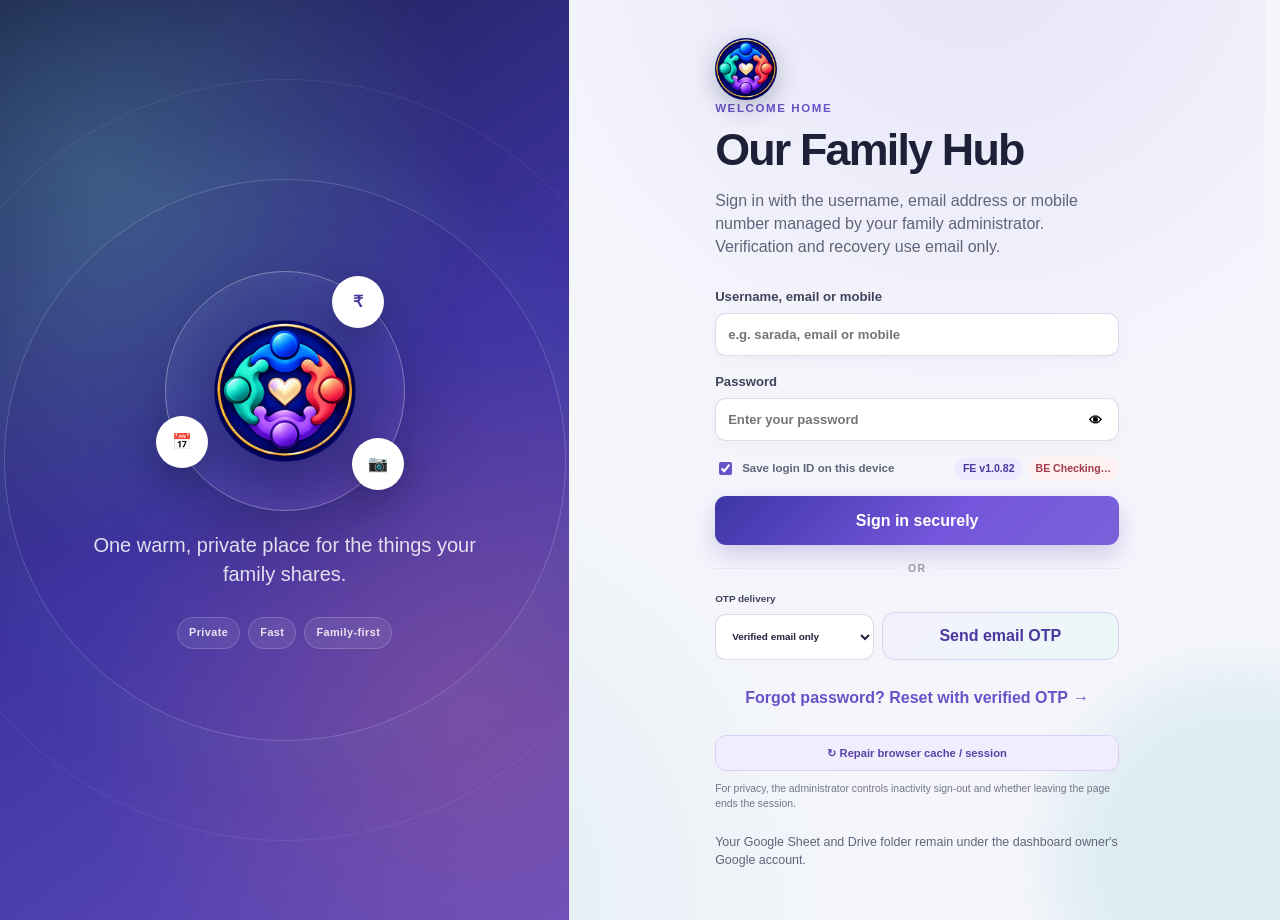
<file: index.html>
<!doctype html>
<html lang="en">
<head>
  <meta charset="utf-8">
  <meta name="viewport" content="width=device-width, initial-scale=1">
  <meta name="color-scheme" content="light">
  <meta name="description" content="Private family dashboard for expenses, goals, important dates and photos.">
  <title>Our Family Hub</title>
  <link rel="icon" href="family-unity-v1058-32.png?v=1.0.82" type="image/png" sizes="32x32">
  <link rel="shortcut icon" href="family-unity-v1058-32.png?v=1.0.82" type="image/png">
  <link rel="apple-touch-icon" href="family-unity-v1058-180.png?v=1.0.82" sizes="180x180">
  <link rel="manifest" href="family-unity-v1058.webmanifest?v=1.0.82">
  <meta name="theme-color" content="#5b43b5">
  <link rel="preconnect" href="https://script.google.com">
  <link rel="dns-prefetch" href="//script.google.com">
  <link rel="preload" href="styles.css?v=1.0.82" as="style">
  <link rel="preload" href="config.js?v=1.0.82" as="script">
  <link rel="preload" href="app.js?v=1.0.82" as="script">
  <link rel="preload" href="family-unity-v1058-192.png?v=1.0.82" as="image" type="image/png" fetchpriority="high">
  <link rel="stylesheet" href="styles.css?v=1.0.82">
</head>
<body class="premium-ui">
  <a class="skip-link" href="#mainContent">Skip to dashboard content</a>
  <div class="ambient ambient-one"></div>
  <div class="ambient ambient-two"></div>

  <section id="loginScreen" class="login-screen">
    <div class="login-visual" aria-hidden="true">
      <div class="family-orbit">
        <img src="family-unity-v1058-192.png?v=1.0.82" alt="" width="136" height="136" decoding="async" fetchpriority="high">
        <i class="orbit-dot dot-one">₹</i>
        <i class="orbit-dot dot-two">📅</i>
        <i class="orbit-dot dot-three">📷</i>
      </div>
      <p>One warm, private place for the things your family shares.</p>
      <div class="login-trust-row"><span>Private</span><span>Fast</span><span>Family-first</span></div>
    </div>
    <div class="login-card">
      <div class="brand-mark family-bond-brand"><img src="family-unity-v1058-192.png?v=1.0.82" alt="Four family members united around a shared heart" width="62" height="62" decoding="async" fetchpriority="high"></div>
      <p class="eyebrow">WELCOME HOME</p>
      <h1 id="loginFamilyName">Our Family Hub</h1>
      <p class="muted">Sign in with the username, email address or mobile number managed by your family administrator. Verification and recovery use email only.</p>
      <form id="loginForm" class="stack-form">
        <label>Username, email or mobile
          <input id="loginUsername" name="username" autocomplete="username" inputmode="text" required placeholder="e.g. sarada, email or mobile">
        </label>
        <label>Password
          <div class="password-field">
            <input id="loginPassword" name="password" type="password" maxlength="64" autocomplete="current-password" required placeholder="Enter your password">
            <button id="togglePassword" type="button" class="icon-button" aria-label="Show or hide password">👁</button>
          </div>
        </label>
        <div class="login-options">
          <label class="remember-row"><input id="rememberUsername" type="checkbox" checked> Save login ID on this device</label>
          <span class="version-pair"><b id="loginFrontendVersion">FE v1.0.70</b><b id="loginBackendVersion">BE checking…</b></span>
          <span id="loginVersion" class="legacy-version hidden" aria-hidden="true">Version 1.0.70</span>
        </div>
        <button class="primary-button wide" type="submit">Sign in securely</button>
        <div class="login-divider"><span>or</span></div>
        <div class="otp-method-row"><label>OTP delivery<select id="loginOtpChannel" aria-label="OTP delivery"><option value="EMAIL">Verified email only</option></select></label><button id="requestOtpButton" class="otp-login-button" type="button">Send email OTP</button></div>
        <div id="otpLoginPanel" class="otp-login-panel hidden" aria-live="polite">
          <div><strong>Enter your 6-digit OTP</strong><small id="otpDeliveryHint">The OTP is sent only to the registered email address.</small></div>
          <label class="otp-code-label">One-time password<input id="loginOtp" type="text" inputmode="numeric" autocomplete="one-time-code" maxlength="6" pattern="[0-9]{6}" placeholder="000000"></label>
          <div class="otp-login-actions"><button id="verifyOtpButton" class="primary-button" type="button">Verify & sign in</button><button id="resendOtpButton" class="secondary-button" type="button">Resend OTP</button><button id="cancelOtpButton" class="text-button" type="button">Use password</button></div>
        </div>
        <button id="forgotPasswordButton" class="text-button forgot-password-button" type="button">Forgot password? Reset with verified OTP</button>
        <div id="passwordResetPanel" class="otp-login-panel password-reset-panel hidden" aria-live="polite">
          <div><strong>Reset your password</strong><small>Available only after your registered email has been verified.</small></div>
          <label>Send reset OTP to<select id="resetOtpChannel"><option value="EMAIL">Verified email</option></select></label>
          <button id="requestPasswordResetOtpButton" class="secondary-button" type="button">Send password-reset OTP</button>
          <div id="passwordResetFields" class="password-reset-fields hidden">
            <label class="otp-code-label">Reset OTP<input id="passwordResetOtp" type="text" inputmode="numeric" autocomplete="one-time-code" maxlength="6" pattern="[0-9]{6}" placeholder="000000"></label>
            <label>New password<input id="passwordResetNew" type="password" maxlength="64" autocomplete="new-password" placeholder="8–64 characters, letter + number"></label>
            <label>Confirm new password<input id="passwordResetConfirm" type="password" maxlength="64" autocomplete="new-password"></label>
            <div class="otp-login-actions"><button id="completePasswordResetButton" class="primary-button" type="button">Set new password</button><button id="cancelPasswordResetButton" class="text-button" type="button">Cancel</button></div>
          </div>
        </div>
        <button id="repairSessionButton" class="repair-session-button" type="button">↻ Repair browser cache / session</button>
      </form>
      <p class="session-safety-note">For privacy, the administrator controls inactivity sign-out and whether leaving the page ends the session.</p>
      <p id="setupHint" class="setup-hint hidden">Open <strong>config.js</strong> and paste your Apps Script Web App URL first.</p>
      <p class="login-footnote">Your Google Sheet and Drive folder remain under the dashboard owner's Google account.</p>
    </div>
  </section>

  <div id="appShell" class="app-shell hidden" inert>
    <aside id="sidebar" class="sidebar">
      <div class="sidebar-brand">
        <div class="brand-mark small family-bond-brand"><img src="family-unity-v1058-192.png?v=1.0.82" alt="MyFamily bond emblem" width="46" height="46" decoding="async" loading="lazy"></div>
        <div>
          <strong id="sidebarFamilyName">Our Family Hub</strong>
          <span class="brand-kicker">PRIVATE FAMILY SPACE</span>
          <span class="sidebar-version-pair"><b id="sidebarFrontendVersion">FE v1.0.70</b><b id="sidebarBackendVersion">BE checking…</b></span>
          <b id="sidebarVersion" class="legacy-version hidden" aria-hidden="true">v1.0.70</b>
        </div>
      </div>
      <nav class="main-nav grouped-main-nav" aria-label="Main navigation">
        <button class="nav-button active" type="button" data-view="home" aria-current="page"><span>⌂</span> Home</button>
        <details class="nav-group" open><summary><span>₹</span><strong>Money</strong><i>⌄</i></summary><div>
          <button class="nav-button" data-view="expenses" data-module="EXPENSES"><span>₹</span> Expenditure</button>
          <button class="nav-button" data-view="income" data-module="INCOME"><span>↗</span> Income</button>
          <button class="nav-button" data-view="targets" data-module="TARGETS"><span>◎</span> Plans &amp; targets</button>
        </div></details>
        <details class="nav-group" open><summary><span>♧</span><strong>Family</strong><i>⌄</i></summary><div>
          <button class="nav-button" data-view="family"><span>♧</span> Family tree</button>
          <button class="nav-button" data-view="activities" data-module="CALENDAR" data-journal-preset="ALL"><span>✿</span> Family Knowledge</button>
          <button class="nav-button" data-view="diary" data-module="DIARY"><span>☷</span> Family diary</button>
          <button class="nav-button" data-view="photos" data-module="PHOTOS"><span>▧</span> Memories</button>
          <button class="nav-button" data-view="experiences" data-module="EXPERIENCES"><span>✦</span> Experiences</button>
        </div></details>
        <details class="nav-group" open><summary><span>▦</span><strong>Calendar</strong><i>⌄</i></summary><div>
          <button class="nav-button" data-view="dates" data-module="DATES"><span>◫</span> Reminders</button>
          <button class="nav-button" data-view="calendar" data-module="CALENDAR"><span>▦</span> Calendar &amp; festivals</button>
          <button class="nav-button" data-view="activities" data-module="CALENDAR" data-journal-preset="ACTIVITIES"><span>✿</span> Activities &amp; Rituals</button>
        </div></details>
        <button id="adminNav" class="nav-button admin-nav-button hidden" data-view="admin"><span>⚙</span> Administration</button>
      </nav>
      <div class="sidebar-quote">
        <span>♥</span>
        <p>Small moments.<br>Shared progress.<br>One family.</p>
      </div>
      <button id="logoutButton" class="logout-button">Sign out</button>
    </aside>

    <div id="sidebarShade" class="sidebar-shade"></div>
    <main id="mainContent" class="main-panel" tabindex="-1">
      <header class="topbar">
        <button id="menuButton" class="menu-button" aria-label="Open menu">☰</button>
        <div>
          <p id="todayLabel" class="eyebrow"></p>
          <h2 id="viewTitle">Family overview</h2>
        </div>
        <time id="dashboardDateTime" class="dashboard-date-time" aria-label="Current date and time">◆ Loading date and time…</time>
        <div class="topbar-actions">
          <button class="search-pill smart-paste-top-button" type="button" data-smart-paste="auto">✦ <span>Smart paste</span></button>
          <button id="globalSearchButton" class="search-pill">⌕ <span>Search</span></button>
          <div class="user-chip">
            <span id="userAvatar" class="avatar">F</span>
            <div><strong id="userName">Family Member</strong><small id="userRole">Member</small><span id="userVerificationBadge" class="account-verification-badge hidden">✓ Email verified</span></div>
          </div>
        </div>
      </header>

      <div class="content-area">
        <section id="view-home" class="view active">
          <div class="hero-card">
            <span class="hero-glow hero-glow-one" aria-hidden="true"></span>
            <span class="hero-glow hero-glow-two" aria-hidden="true"></span>
            <div class="hero-copy">
              <div class="hero-eyebrow-row"><span class="soft-label">FAMILY AT A GLANCE</span><span class="hero-live-status"><i></i> Secure &amp; up to date</span></div>
              <h3 id="welcomeHeading">Good to see you.</h3>
              <p>Track shared spending, celebrate progress and never miss a special day.</p>
              <div class="hero-trust-row"><span>Private by design</span><span>One clear family view</span><span>Works on every screen</span></div>
            </div>
            <figure id="parentsPortraitCard" class="parents-portrait-card" aria-label="Parents portrait">
              <div id="parentsPortraitImage" class="parents-portrait-image"><span>♡</span></div>
              <figcaption id="parentsPortraitCaption">Our roots, our strength.</figcaption>
            </figure>
            <div class="hero-actions">
              <button class="light-button" data-open="expenseDialog" data-module="EXPENSES">＋ Add expenditure</button>
              <button class="hero-secondary-button" data-open="dateDialog" data-module="DATES">◫ Set reminder</button>
            </div>
          </div>

          <div class="family-strip">
            <div><p class="eyebrow">FAMILY MEMBERS</p><strong id="homeMemberCount">0 members</strong></div>
            <div id="homeMemberList" class="family-chip-list"></div>
          </div>

          <div class="summary-grid">
            <article class="summary-card violet" data-module="EXPENSES"><span class="summary-icon">₹</span><div><small>This month's spend</small><strong id="monthSpend">₹0</strong><em id="monthExpenseCount">0 entries</em></div></article>
            <article class="summary-card green" data-module="INCOME"><span class="summary-icon">↗</span><div><small>This month's income</small><strong id="monthIncome">₹0</strong><em id="monthIncomeCount">0 entries</em></div></article>
            <article class="summary-card teal" data-module="TARGETS"><span class="summary-icon">◎</span><div><small>Target progress</small><strong id="targetProgress">0%</strong><em id="targetCaption">No active targets</em></div></article>
            <article class="summary-card coral" data-module="DATES"><span class="summary-icon">◫</span><div><small>Saved reminders</small><strong id="reminderCount">0 reminders</strong><em id="upcomingCount">0 in next 30 days</em></div></article>
            <article class="summary-card gold" data-module="PHOTOS"><span class="summary-icon">▧</span><div><small>Shared memories</small><strong id="photoCount">0 photos</strong><em>In the family gallery</em></div></article>
            <article class="summary-card rose" data-module="EXPERIENCES"><span class="summary-icon">✦</span><div><small>Family experiences</small><strong id="experienceCount">0 stories</strong><em>Moments worth remembering</em></div></article>
          </div>

          <div class="dashboard-grid">
            <article class="panel spend-panel" data-module="EXPENSES">
              <div class="panel-heading"><div><p class="eyebrow">THIS MONTH</p><h3>Spending by category</h3></div><button class="text-button" data-go="expenses">View all</button></div>
              <div id="categoryBars" class="category-bars empty-block">No expenditure added this month.</div>
            </article>
            <article class="panel dates-panel" data-module="DATES">
              <div class="panel-heading"><div><p class="eyebrow">DON'T MISS</p><h3>Upcoming dates</h3></div><button class="text-button" data-go="dates">View all</button></div>
              <div id="upcomingList" class="mini-list empty-block">No important dates coming up.</div>
            </article>
          </div>

          <article class="panel recent-panel">
            <div class="panel-heading"><div><p class="eyebrow">RECENT ACTIVITY</p><h3>Latest family updates</h3></div></div>
            <div id="activityList" class="activity-list empty-block">Your family's latest additions will appear here.</div>
          </article>
        </section>

        <section id="view-income" class="view">
          <div class="section-toolbar">
            <div><p class="section-intro">Record salary, pension, investment, business and other family income.</p></div>
            <div class="toolbar-actions"><button id="exportIncome" class="secondary-button">⇩ Export CSV</button><button id="printIncome" class="secondary-button">⌑ Print</button><button class="primary-button" data-open="incomeDialog">＋ Add income</button></div>
          </div>
          <div class="filter-bar">
            <label>Month<input id="incomeMonth" type="month"></label>
            <label>Category<select id="incomeCategoryFilter"><option value="">All categories</option></select></label>
            <label>Received by<select id="incomeMemberFilter"><option value="">All members</option></select></label>
            <label class="search-label">Search<input id="incomeSearch" type="search" placeholder="Source or payment mode"></label>
          </div>
          <div id="incomeTotals" class="inline-totals"></div>
          <div class="table-wrap">
            <table>
              <caption class="table-caption">Family income records</caption>
              <thead><tr><th>Date</th><th>Source</th><th>Category</th><th>Received by</th><th>Mode</th><th class="number">Amount</th><th></th></tr></thead>
              <tbody id="incomeRows"></tbody>
            </table>
            <div id="incomeEmpty" class="table-empty hidden">No income matches these filters.</div>
          </div>
        </section>

        <section id="view-expenses" class="view">
          <div class="section-toolbar">
            <div><p class="section-intro">Record paid, preplanned and regular expenditure with category and subcategory.</p></div>
            <div class="toolbar-actions"><button class="smart-paste-button" type="button" data-smart-paste="expense">✦ Paste expense text</button><button id="createMajorPlan" class="secondary-button hidden" data-open="majorPlanDialog">▣ New major plan</button><button id="manageExpenseCategoriesQuick" class="secondary-button category-quick-button hidden" data-open="expenseCategoryDialog">⚙ Categories &amp; subcategories</button><button id="exportExpenses" class="secondary-button">⇩ Export CSV</button><button id="printExpenses" class="secondary-button">⌑ Print</button><button class="secondary-button" data-open="bulkExpenseDialog">⇧ Import old records</button><button class="secondary-button" data-open="recurringExpenseDialog">↻ Add regular payment</button><button id="addPreplannedExpense" class="secondary-button">◷ Add preplanned</button><button class="primary-button" data-open="expenseDialog">＋ Add paid expenditure</button></div>
          </div>
          <section class="expense-overview-dashboard" aria-label="Expenditure overview">
            <div class="expense-hero-heading"><div><p class="eyebrow">FAMILY EXPENSES</p><h2>Expenses &amp; payments</h2><p>Budget, trends and family-wise spending in one clear view.</p></div><span id="expenseOverviewPeriod" class="expense-period-badge">This month</span></div>
            <div id="expenseOverviewCards" class="expense-overview-cards"></div>
            <div class="expense-visual-grid">
              <article class="expense-chart-card"><div class="chart-card-head"><div><p class="eyebrow">SPENDING BY CATEGORY</p><h3>Where the money went</h3></div><strong id="expenseDonutTotal">₹0</strong></div><div class="expense-donut-layout"><div id="expenseDonutChart" class="expense-donut" role="img" aria-label="Category expenditure doughnut chart"><span><small>Total</small><strong>₹0</strong></span></div><div id="expenseDonutLegend" class="expense-donut-legend"></div></div></article>
              <article class="expense-chart-card"><div class="chart-card-head"><div><p class="eyebrow">SPENDING OVER TIME</p><h3 id="expenseTimelineTitle">By day</h3></div><span class="chart-help">Paid expenses</span></div><div id="expenseTimelineChart" class="expense-timeline-chart"></div></article>
            </div>
          </section>
          <article class="panel major-plans-panel section-collapsed">
            <div class="panel-heading"><div><p class="eyebrow">LARGE FAMILY PROJECTS</p><h3>Major plans</h3><p class="recurring-intro">Monitor House Building or another large plan by phase. Linked expenditure remains part of normal family expenditure and is never counted twice.</p></div><div class="major-plan-heading-actions"><button class="secondary-button section-collapse-button" type="button" data-action="toggle-expense-section" aria-expanded="false">Show section</button><label>Status<select id="majorPlanStatusFilter"><option value="">Active &amp; completed</option><option value="ACTIVE">Active</option><option value="COMPLETED">Completed</option><option value="ARCHIVED">Archived</option></select></label><span id="majorPlanCount" class="count-badge">0 plans</span></div></div>
            <div id="majorPlanSummary" class="major-plan-summary"></div>
            <div id="majorPlanGrid" class="major-plan-grid"></div>
            <div id="majorPlanEmpty" class="recurring-empty">No major plan yet. An administrator can create House Building or another large family project.</div>
          </article>
          <article class="panel recurring-panel section-collapsed">
            <div class="panel-heading"><div><p class="eyebrow">SMART REGULAR PAYMENTS</p><h3>Regular payments</h3><p class="recurring-intro">Electricity, land Khajana, holding tax, insurance and other monthly or yearly obligations. A schedule becomes expenditure only after Mark paid.</p></div><div class="major-plan-heading-actions"><button class="secondary-button section-collapse-button" type="button" data-action="toggle-expense-section" aria-expanded="false">Show section</button><span id="recurringExpenseCount" class="count-badge">0 payments</span></div></div>
            <div id="recurringSummary" class="recurring-summary"></div>
            <div class="recurring-toolbar"><label>Status<select id="recurringStatusFilter"><option value="">All schedules</option><option value="DUE">Due today</option><option value="OVERDUE">Overdue</option><option value="UPCOMING">Next 30 days</option><option value="MONTHLY">Monthly</option><option value="YEARLY">Yearly</option><option value="INACTIVE">Inactive</option></select></label><label class="search-label">Search<input id="recurringSearch" type="search" placeholder="Payment, category, recipient or account"></label><div class="toolbar-actions"><button id="exportRecurringExpenses" class="secondary-button" type="button">⇩ Export</button><button id="printRecurringExpenses" class="secondary-button" type="button">⌑ Print</button><button id="recurringEditAll" class="secondary-button" type="button">✎ Edit all</button><button id="recurringCancelAll" class="secondary-button hidden" type="button">Cancel</button><button id="recurringSaveAll" class="primary-button hidden" type="button">Save all changes</button><button class="primary-button" type="button" data-open="recurringExpenseDialog">＋ Add regular payment</button></div></div>
            <div class="table-wrap recurring-table-wrap"><table id="recurringExpenseTable" class="recurring-table"><caption class="table-caption">Regular expenditure schedules</caption><thead><tr><th>Active</th><th>Payment</th><th>Member</th><th>Category / subcategory</th><th>Frequency</th><th class="number">Expected</th><th>Next due</th><th>Send to</th><th>From account</th><th>Major plan</th><th class="recurring-action-head">Actions</th></tr></thead><tbody id="recurringExpenseList"></tbody></table></div>
            <div id="recurringExpenseEmpty" class="recurring-empty">No regular payment added. Choose <strong>Add regular payment</strong> to add one now or later.</div>
          </article>
          <article class="expense-statement-intro">
            <div><p class="eyebrow">DETAILED EXPENDITURE STATEMENT</p><h3>Family spending at a glance</h3><p>Select a member photo to view only that person’s expenditure. Every row keeps the full details and editing controls on its right side.</p></div>
            <div id="expenseStatementSnapshot" class="expense-statement-snapshot" aria-live="polite"></div>
          </article>
          <div id="expenseMemberQuickFilters" class="expense-member-switcher" role="group" aria-label="View expenditure by family member"></div>
          <div class="filter-bar expense-filter-panel">
            <label>Month<input id="expenseMonth" type="month"></label>
            <label>Status<select id="expenseStatusFilter"><option value="">Paid &amp; planned</option><option value="PAID">Paid only</option><option value="PLANNED">Preplanned only</option></select></label>
            <label>Family member<select id="expenseMemberFilter"><option value="">All members</option></select></label>
            <label>Category<select id="expenseCategoryFilter"><option value="">All categories</option></select></label>
            <label>Subcategory<select id="expenseSubcategoryFilter"><option value="">All subcategories</option></select></label>
            <label>Major plan<select id="expenseMajorPlanFilter"><option value="">All major plans</option></select></label>
            <label>Send to<select id="expenseSendToFilter"><option value="">All recipients</option></select></label>
            <label>From account<select id="expenseAccountFilter"><option value="">All accounts</option></select></label>
            <label class="search-label">Search<input id="expenseSearch" type="search" placeholder="Category, subcategory, recipient, account or reason"></label>
          </div>
          <div id="expenseTotals" class="inline-totals"></div>
          <div id="expenseMemberSummary" class="member-expense-summary" aria-label="Member-wise expenditure summary"></div>
          <article id="expenseSettlementPanel" class="panel expense-settlement-panel hidden">
            <div class="panel-heading"><div><p class="eyebrow">EXPENSE SHARING</p><h3>Who owes whom</h3><small>Shared expenses are balanced automatically. Recorded settlements reduce the outstanding amount.</small></div><button id="addExpenseSettlement" class="primary-button admin-only hidden" type="button">＋ Record settlement</button></div>
            <div id="expenseSettlementSummary" class="settlement-summary"></div>
            <div id="expenseSettlementHistory" class="settlement-history"></div>
          </article>
          <article class="panel expense-analytics-panel">
            <div class="panel-heading"><div><p class="eyebrow">LIVE EXPENDITURE ANALYSIS</p><h3>Member and category charts</h3><small>Charts automatically follow the expenditure filters above.</small></div><div class="chart-legend"><span><i class="paid"></i>Paid</span><span><i class="planned"></i>Preplanned</span></div></div>
            <div class="expense-chart-grid"><section><h4>Member-wise expenditure</h4><div id="expenseMemberChart" class="expense-bar-chart"></div></section><section><h4>Category-wise paid expenditure</h4><div id="expenseCategoryChart" class="expense-bar-chart category-chart"></div></section></div>
          </article>
          <div id="expenseMobileCards" class="expense-mobile-cards" aria-label="Expenditure records for mobile"></div>
          <div class="table-wrap expense-statement-wrap">
            <table id="expenseTable" class="expense-table">
              <caption class="table-caption">Filtered family expenditure statement</caption>
              <colgroup><col><col><col><col><col><col><col></colgroup>
              <thead><tr><th>Expense details<span class="column-resizer" data-expense-column="0" tabindex="0" role="separator" aria-label="Resize expense details column"></span></th><th>Date &amp; status<span class="column-resizer" data-expense-column="1" tabindex="0" role="separator" aria-label="Resize date column"></span></th><th>Category<span class="column-resizer" data-expense-column="2" tabindex="0" role="separator" aria-label="Resize category column"></span></th><th>Family member<span class="column-resizer" data-expense-column="3" tabindex="0" role="separator" aria-label="Resize family member column"></span></th><th class="number">Amount<span class="column-resizer" data-expense-column="4" tabindex="0" role="separator" aria-label="Resize amount column"></span></th><th>Major plan<span class="column-resizer" data-expense-column="5" tabindex="0" role="separator" aria-label="Resize major plan column"></span></th><th class="row-edit-heading">Actions / Edit row<span class="column-resizer" data-expense-column="6" tabindex="0" role="separator" aria-label="Resize actions column"></span></th></tr></thead>
              <tbody id="expenseRows"></tbody>
            </table>
            <div id="expenseEmpty" class="table-empty hidden">No expenditure matches these filters.</div>
          </div>
        </section>

        <section id="view-targets" class="view">
          <div class="section-toolbar">
            <div><p class="section-intro">Create a family goal and add contributions as you progress.</p></div>
            <button class="primary-button" data-open="targetDialog">＋ New target</button>
          </div>
          <div class="target-summary" id="targetSummary"></div>
          <div id="targetGrid" class="target-grid"></div>
          <div id="targetEmpty" class="empty-state hidden"><span>◎</span><h3>No targets yet</h3><p>Create the first savings, purchase or family goal.</p></div>
        </section>

        <section id="view-dates" class="view">
          <div class="section-toolbar">
            <div><p class="section-intro">Birthdays, anniversaries, renewals, appointments and other reminders.</p></div>
            <div class="toolbar-actions"><button class="smart-paste-button" type="button" data-smart-paste="event">✦ Paste itinerary / event</button><button class="primary-button" data-open="dateDialog">＋ Add important date</button></div>
          </div>
          <div class="filter-bar dates-filter">
            <label>Type<select id="dateTypeFilter"><option value="">All types</option><option>Birthday</option><option>Anniversary</option><option>Death anniversary</option><option>Appointment</option><option>Renewal</option><option>Payment</option><option>Other</option></select></label>
            <label class="search-label">Search<input id="dateSearch" type="search" placeholder="Title or notes"></label>
          </div>
          <div id="dateGrid" class="date-grid"></div>
          <div id="dateEmpty" class="empty-state hidden"><span>◫</span><h3>No important dates</h3><p>Add a date and choose when the family should receive email reminders.</p></div>
          <section class="tradition-vault hidden" aria-labelledby="traditionVaultTitle" aria-hidden="true">
            <div class="tradition-vault-head"><div><p class="eyebrow">FOR FUTURE GENERATIONS</p><h3 id="traditionVaultTitle">Family Tradition &amp; Celebration Guide</h3><p>Preserve how your family observes an Odia festival or important date—rituals, food, responsibilities, instructions, memories and lessons.</p></div><button id="addTraditionGuide" class="primary-button tradition-admin-only hidden" type="button">＋ Add tradition guide</button></div>
            <div id="traditionGuideGrid" class="tradition-guide-grid"></div>
            <div id="traditionGuideEmpty" class="empty-state compact-empty"><span>✿</span><h3>No celebration guide saved yet</h3><p>An administrator can attach the first guide to an important date or Odia festival.</p></div>
          </section>
        </section>

        <section id="view-calendar" class="view">
          <div class="section-toolbar calendar-toolbar">
            <div><p class="section-intro">See personal reminders, automatic Odia festivals and family experiences together month by month.</p></div>
            <div class="calendar-controls"><button id="calendarPrev" class="secondary-button" aria-label="Previous month">‹</button><strong id="calendarMonthLabel"></strong><button id="calendarNext" class="secondary-button" aria-label="Next month">›</button><button id="calendarToday" class="secondary-button">Today</button></div>
          </div>
          <div class="calendar-legend"><span><i class="legend-dot reminder-dot"></i>Reminder</span><span><i class="legend-dot odia-festival-dot"></i>Odia festival</span><span><i class="legend-dot recurring-dot"></i>Payment due</span><span><i class="legend-dot experience-dot"></i>Experience</span><span><i class="legend-dot diary-dot"></i>Diary</span></div>
          <div class="calendar-shell">
            <div class="calendar-weekdays"><span>Sun</span><span>Mon</span><span>Tue</span><span>Wed</span><span>Thu</span><span>Fri</span><span>Sat</span></div>
            <div id="calendarGrid" class="calendar-grid"></div>
          </div>
          <section class="odia-festival-yearbook" aria-labelledby="odiaFestivalYearbookTitle">
            <div class="odia-yearbook-head">
              <div><p class="eyebrow">ODISHA-ONLY ANNUAL FESTIVAL DIRECTORY</p><h3 id="odiaFestivalYearbookTitle">Odia Kohinoor Festival Yearbook</h3><p>Browse festivals followed in Odisha. Festivals belonging only to other state calendars are excluded. Open your family celebration guide or print a clean A4 copy.</p></div>
              <div class="odia-yearbook-actions"><button id="printOdiaFestivalYearbook" class="primary-button" type="button">▧ View &amp; print year</button></div>
            </div>
            <div class="filter-bar odia-yearbook-filters">
              <label>Year<select id="odiaFestivalYear"></select></label>
              <label class="search-label">Find a festival<input id="odiaFestivalSearch" type="search" placeholder="Search festival name or month"></label>
              <span id="odiaFestivalYearCount" class="count-badge">0 festivals</span>
            </div>
            <div id="odiaFestivalYearList" class="odia-festival-year-list"></div>
            <div id="odiaFestivalYearEmpty" class="empty-state compact-empty hidden"><span>✿</span><h3>No festival dates cached for this year</h3><p>An administrator can use <b>Administration → Refresh Odia calendar now</b>. Existing cached years are never changed by viewing or printing.</p></div>
            <p id="odiaFestivalYearSource" class="odia-yearbook-source"></p>
          </section>
        </section>


        <section id="view-activities" class="view activities-journal-view">
          <div class="activities-journal-hero">
            <div>
              <p class="eyebrow">OUR FAMILY LEGACY</p>
              <h3 id="activitiesJournalHeroTitle">Family Knowledge Library</h3>
              <p>Find every shared tradition, festival, ritual, custom, recipe and family memory in one place. Open your entries to update them and preserve them for future generations.</p>
            </div>
            <div class="activities-journal-hero-actions">
              <button id="activitiesJournalPrint" class="secondary-button" type="button">▧ Print filtered list</button>
              <button id="activitiesJournalPrintYearbook" class="secondary-button" type="button">▤ Family Heritage Yearbook</button>
              <button id="addActivitiesJournal" class="primary-button" type="button">＋ Add a memory</button>
            </div>
          </div>
          <div class="activities-journal-principles">
            <span>♡ Shared entries are visible to authorised family members</span>
            <span>🔒 Private entries stay with their creator</span>
            <span>✎ The entry owner manages edits</span>
          </div>
          <nav id="activitiesJournalCategories" class="activities-journal-categories" aria-label="Family knowledge categories">
            <button type="button" class="knowledge-category active" data-journal-category="ALL">All knowledge</button>
            <button type="button" class="knowledge-category" data-journal-category="FESTIVALS">Festivals</button>
            <button type="button" class="knowledge-category" data-journal-category="ACTIVITIES">Activities &amp; rituals</button>
            <button type="button" class="knowledge-category" data-journal-category="TRADITIONS">Traditions &amp; customs</button>
            <button type="button" class="knowledge-category" data-journal-category="CELEBRATIONS">Celebrations</button>
            <button type="button" class="knowledge-category" data-journal-category="RECIPES">Recipes</button>
          </nav>
          <div class="filter-bar activities-journal-filters">
            <label class="search-label">Search memories<input id="activitiesJournalSearch" type="search" placeholder="Festival, ritual, story, food or family member"></label>
            <label>Year<select id="activitiesJournalYear"><option value="">All years</option></select></label>
            <label>Type<select id="activitiesJournalType"><option value="">All types</option><option value="FESTIVAL">Festival</option><option value="ACTIVITY">Activity</option><option value="RITUAL">Ritual</option><option value="TRADITION">Tradition</option><option value="CELEBRATION">Celebration</option><option value="CUSTOM">Custom</option></select></label>
            <label>Visibility<select id="activitiesJournalVisibilityFilter"><option value="ALL">Family + my private</option><option value="FAMILY">Family only</option><option value="PRIVATE">My private only</option></select></label>
            <label>Order<select id="activitiesJournalSort"><option value="UPDATED">Recently updated</option><option value="EVENT">Event date</option><option value="TITLE">Title A–Z</option></select></label>
            <label>Documentation<select id="activitiesJournalCompleteness"><option value="ALL">All documentation</option><option value="NEEDS_DETAILS">Needs more detail</option><option value="WELL_DOCUMENTED">Well documented</option></select></label>
          </div>
          <div id="activitiesJournalLinkedFilterBanner" class="activities-journal-linked-filter hidden">
            <span id="activitiesJournalLinkedFilterText"></span>
            <button id="activitiesJournalClearLinkFilter" class="tiny-button" type="button">Clear event filter</button>
          </div>
          <div id="activitiesJournalSummary" class="activities-journal-summary" aria-live="polite"></div>
          <div id="activitiesJournalGrid" class="activities-journal-grid"></div>
          <div id="activitiesJournalEmpty" class="empty-state hidden">
            <span>✿</span><h3>No memories found</h3><p>Add the first family festival, tradition or celebration memory, or change your search filters.</p>
            <button class="primary-button" type="button" data-open-activities-journal>Add the first memory</button>
          </div>
          <div id="activitiesJournalError" class="activities-journal-error hidden" role="alert"></div>
        </section>

        <section id="view-photos" class="view">
          <div class="section-toolbar">
            <div><p class="section-intro">A private collection of selected family memories. Photos stay in the owner's Google Drive.</p><p id="photoUsageText" class="memory-usage">0 of 12 memory photos used</p></div>
            <div class="memory-toolbar-actions"><button id="printMemories" class="secondary-button" type="button">▧ View &amp; print memories</button><button id="sharePhotoButton" class="primary-button" data-open="photoDialog">＋ Add memory photo</button></div>
          </div>
          <div class="filter-bar photo-filter"><label class="search-label">Search photos<input id="photoSearch" type="search" placeholder="Title, caption or member"></label></div>
          <div id="photoGrid" class="photo-grid"></div>
          <div id="photoEmpty" class="empty-state hidden"><span>▧</span><h3>No photos shared yet</h3><p>Add the first family memory.</p></div>
        </section>

        <section id="view-diary" class="view">
          <div class="section-toolbar">
            <div><p class="section-intro">A shared day-by-day journal, arranged month-wise and searchable at any time.</p></div>
            <button class="primary-button" data-open="diaryDialog">＋ Write diary entry</button>
          </div>
          <div class="filter-bar diary-filter"><label>Month<input id="diaryMonth" type="month"></label><label>Writer<select id="diaryWriterFilter"><option value="">All family members</option></select></label><label class="search-label">Search diary<input id="diarySearch" type="search" placeholder="Search title, entry, mood or writer"></label></div>
          <div id="diaryTimeline" class="diary-timeline"></div>
          <div id="diaryEmpty" class="empty-state hidden"><span>☷</span><h3>No diary entries found</h3><p>Write the first entry or choose a different month.</p></div>
        </section>

        <section id="view-experiences" class="view">
          <div class="section-toolbar">
            <div><p class="section-intro">Write down trips, celebrations, lessons and everyday family moments—with the writer's name.</p></div>
            <button class="primary-button" data-open="experienceDialog">＋ Add experience</button>
          </div>
          <div class="filter-bar experience-filter"><label>Year<select id="experienceYear"><option value="">All years</option></select></label><label class="search-label">Search<input id="experienceSearch" type="search" placeholder="Title, place, story or writer"></label></div>
          <div id="experienceGrid" class="experience-grid"></div>
          <div id="experienceEmpty" class="empty-state hidden"><span>✦</span><h3>No experiences written yet</h3><p>Preserve the first family story or special moment.</p></div>
        </section>

        <section id="view-family" class="view family-tree-view">
          <div class="family-tree-hero">
            <div><p class="eyebrow">OUR ROOTS &amp; OUR LEGACY</p><h3>Family Tree &amp; Register</h3><p>Keep every generation together—including loved ones remembered—and print a beautiful family record whenever you need it.</p></div>
            <div class="family-tree-actions">
              <a id="familyTreePhotoFolderLink" class="secondary-button family-admin-only hidden" target="_blank" rel="noopener">Open photo folder</a>
              <button id="importFamilyAccounts" class="secondary-button family-admin-only hidden" type="button">↻ Import dashboard accounts</button>
              <button class="primary-button family-admin-only hidden" type="button" data-open="familyPersonDialog">＋ Add family member</button>
              <button id="openFamilyTreePrint" class="secondary-button" type="button">▧ View &amp; print</button>
            </div>
          </div>
          <div id="familyTreeStats" class="family-tree-stats"></div>
          <div class="filter-bar family-tree-filters">
            <label class="search-label">Find a person<input id="familyTreeSearch" type="search" placeholder="Name, branch, relation or notes"></label>
            <label>Status<select id="familyTreeStatus"><option value="">Everyone</option><option value="LIVING">Living</option><option value="DECEASED">Remembered</option></select></label>
            <label>Branch<select id="familyTreeBranch"><option value="">All branches</option></select></label>
            <label>View<select id="familyTreeLayout"><option value="CLASSIC">Connected family tree</option><option value="PHOTO">Connected photo tree</option><option value="COMPACT">Compact tree</option></select></label>
          </div>
          <div id="familyTreeCanvas" class="family-tree-canvas layout-classic" aria-live="polite"></div>
          <div id="familyTreeEmpty" class="empty-state hidden"><span>♧</span><h3>No family members recorded yet</h3><p>An administrator can add relatives individually or import the current dashboard accounts.</p></div>
        </section>

        <section id="view-admin" class="view">
          <div class="section-toolbar">
            <div><p class="eyebrow">ADMIN CONTROL CENTRE</p><h3 class="admin-page-title">Manage the family space confidently</h3><p class="section-intro">Members, security, money, calendar, photos, storage and system health—organized in one place.</p></div>
            <div class="toolbar-actions">
              <button id="changeMyPassword" class="secondary-button" type="button">🔑 Change my password</button>
              <button class="primary-button" data-open="memberDialog">＋ Add family member</button>
            </div>
          </div>
          <nav class="admin-jump-nav" aria-label="Administration sections">
            <button type="button" data-admin-jump="adminHealthPanel">System health</button>
            <button type="button" data-admin-jump="adminSettingsPanel">Settings</button>
            <button type="button" data-admin-jump="membersPanel">Members</button>
            <button type="button" data-admin-jump="quickLinkAdminPanel">Shared links</button>
            <button type="button" data-admin-jump="categoryAdminPanel">Money setup</button>
          </nav>
          <section id="adminHealthPanel" class="admin-health-panel" aria-label="Dashboard system health">
            <div class="admin-health-heading"><div><p class="eyebrow">AT A GLANCE</p><h3>Dashboard health</h3></div><div class="admin-health-actions"><span id="adminHealthOverall" class="health-overall">Checking…</span><button id="testSystemConnections" class="secondary-button" type="button">↻ Test connections</button></div></div>
            <div class="admin-health-grid">
              <article><span class="health-icon violet">↔</span><div><small>Versions</small><strong id="healthVersions">Checking…</strong><em id="healthVersionsNote">Frontend and backend</em></div></article>
              <article><span class="health-icon teal">✓</span><div><small>Email security</small><strong id="healthEmail">Checking…</strong><em id="healthEmailNote">Verified recovery</em></div></article>
              <article><span class="health-icon blue">♧</span><div><small>Members</small><strong id="healthMembers">0 active</strong><em id="healthMembersNote">Access accounts</em></div></article>
              <article><span class="health-icon gold">▧</span><div><small>Backup</small><strong id="healthBackup">Checking…</strong><em id="healthBackupNote">Private Drive copies</em></div></article>
              <article><span class="health-icon green">◫</span><div><small>Odia calendar</small><strong id="healthCalendar">Checking…</strong><em id="healthCalendarNote">Festival cache</em></div></article>
              <article><span class="health-icon coral">↗</span><div><small>Shared links</small><strong id="healthLinks">0 active</strong><em id="healthLinksNote">No-login expense entry</em></div></article>
            </div>
            <p id="healthTestDetails" class="health-test-details" aria-live="polite">Choose Test connections whenever you want a live readiness check.</p>
          </section>
          <div class="admin-grid">
            <article id="adminSettingsPanel" class="panel settings-panel">
              <div class="panel-heading"><div><p class="eyebrow">DASHBOARD</p><h3>Family settings</h3></div></div>
              <form id="settingsForm" class="stack-form compact-form">
                <label>Family dashboard name<input id="settingFamilyName" required maxlength="60"></label>
                <div class="two-fields"><label>Currency<select id="settingCurrency"><option value="INR">₹ INR</option><option value="USD">$ USD</option><option value="EUR">€ EUR</option><option value="GBP">£ GBP</option></select></label><label>Time zone<input id="settingTimezone" required placeholder="Asia/Kolkata"></label></div>
                <label>Calendar display across dashboard<select id="settingCalendarDisplayMode"><option value="ENGLISH_ODIA">English + Odia (recommended)</option><option value="ENGLISH">English only</option><option value="ODIA">Odia only</option></select><small>Keeps the site neat: Saka stays hidden. Kohinoor/Panjika tithi reminders remain separately highlighted in rose.</small></label>
                <fieldset class="memory-admin-settings"><legend>Security &amp; session</legend>
                  <label>Automatic sign-out after inactivity<select id="settingSessionIdleMinutes"><option value="5">5 minutes</option><option value="15">15 minutes</option><option value="30">30 minutes</option><option value="60">1 hour (recommended)</option><option value="120">2 hours</option></select></label>
                  <label>Refresh / back-button behaviour<select id="settingSessionClosePolicy"><option value="KEEP_UNTIL_IDLE">Keep the session until inactivity timeout (recommended)</option><option value="STRICT">Sign out whenever the page closes or leaves</option></select></label>
                  <small id="sessionIdleTimeoutHelp">The convenient option keeps mobile refresh and back navigation smooth. Closing the browser still removes the device session token.</small>
                </fieldset>
                <fieldset class="memory-admin-settings email-security-settings"><legend>Email verification &amp; recovery</legend>
                  <span class="status-badge success">● Email-only verification</span>
                  <small>Members may keep a mobile number as contact information and may use it with their password. OTP sign-in and self-service password recovery are available only through a registered email address. Administrators can set or reset any member password.</small>
                </fieldset>
                <fieldset class="memory-admin-settings odia-auto-settings"><legend>Automatic Odia Panchang</legend>
                  <label class="check-row"><input id="settingOdiaFestivalAutoEnabled" type="checkbox"> Automatically download official Odia festival dates</label>
                  <label class="check-row"><input id="settingOdiaPersonalAutoEnabled" type="checkbox"> Automatically calculate personal Odia-tithi birthdays and anniversaries</label>
                  <span id="odiaCalendarAutoStatus" class="status-badge">Not refreshed yet</span>
                  <button id="refreshOdiaCalendarNow" class="secondary-button" type="button">Refresh Odia calendar now</button>
                  <small>Public festivals are cached from the IMD Rashtriya Panchang. Personal tithi dates use Bhubaneswar sunrise calculations with attribution to ShastraPanchangam.com. An administrator can correct a personal occurrence using “Odia years”.</small>
                </fieldset>
                <div class="clock-highlight-setting">
                  <label>Date/time highlight colour<input id="settingDashboardClockHighlight" type="color" value="#f0a7cb" aria-describedby="clockHighlightHelp"></label>
                  <span id="clockHighlightPreview" class="clock-highlight-preview">◆ Date &amp; time preview</span>
                  <small id="clockHighlightHelp">This administrator colour is used for the live date/time capsule on every member’s dashboard.</small>
                </div>
                <fieldset class="memory-admin-settings parents-portrait-settings"><legend>Parents’ portrait</legend>
                  <div class="parents-portrait-editor">
                    <div id="adminParentsPortraitPreview" class="parents-portrait-admin-preview"><span>♡</span></div>
                    <label class="upload-drop compact-upload"><input id="parentsPortraitFile" type="file" accept="image/jpeg,image/png,image/webp"><span>▧</span><strong>Choose parents’ photo</strong><small>Original up to 20 MB is preserved privately in its dedicated Drive folder</small></label>
                  </div>
                  <label>Portrait caption<input id="settingParentsPortraitCaption" maxlength="80" placeholder="Our roots, our strength."></label>
                  <div class="parents-portrait-admin-actions"><a id="parentsPortraitFolderLink" class="text-button hidden" target="_blank" rel="noopener">Open portrait folder</a><button id="removeParentsPortrait" class="danger-button hidden" type="button">Remove photo</button><button id="saveParentsPortrait" class="primary-button" type="button">Save / replace photo</button></div>
                  <small>The optimized portrait appears only in the dashboard welcome card. The full image remains in the owner’s private Drive folder.</small>
                </fieldset>
                <fieldset class="memory-admin-settings"><legend>Family Memories control</legend>
                  <label>Maximum photos<input id="settingMemoryPhotoLimit" type="number" min="1" max="24" step="1" required></label>
                  <label>Maximum photos in each tradition guide<input id="settingTraditionPhotoLimit" type="number" min="1" max="20" step="1" required></label>
                  <label>Who can add photos<select id="settingMemoryUploadPolicy"><option value="ADMIN_ONLY">Administrators only</option><option value="MEMBERS_WITH_ACCESS">Members having Photos access</option></select></label>
                  <label>Printable album length<select id="settingMemoryPrintPages"><option value="1">Fit into 1 page</option><option value="2">Fit into 2 pages</option></select></label>
                  <small>Changing the maximum never deletes existing memories. New uploads stop when the limit is reached.</small>
                </fieldset>
                <fieldset class="memory-admin-settings"><legend>Expenditure dashboard control</legend>
                  <label>Monthly family budget<input id="settingMonthlyExpenseBudget" type="number" min="0" step="0.01" placeholder="e.g. 50000"></label>
                  <label class="check-row"><input id="settingExpenseSettlementEnabled" type="checkbox"> Enable shared expenses and “Who owes whom” settlement</label>
                  <small>When enabled, an expenditure can be split equally or by custom amounts. Only administrators can record or remove settlements.</small>
                </fieldset>
                <button class="secondary-button" type="submit">Save settings</button>
              </form>
            </article>
            <article class="panel reminder-panel">
              <div class="panel-heading"><div><p class="eyebrow">EMAIL REMINDERS</p><h3>Automatic every morning</h3></div></div>
              <p>Reminder emails are sent at approximately 8 AM from the Google account that owns the Apps Script project. Each date can notify everyone or selected members.</p>
              <span class="status-badge success">● Daily trigger enabled during setup</span>
            </article>
            <article class="panel backup-panel">
              <div class="panel-heading"><div><p class="eyebrow">DATA SAFETY</p><h3>Monthly dashboard backup</h3></div></div>
              <p>The complete dashboard Google Sheet is copied to a private Drive backup folder on the first day of every month. The latest 24 copies are retained.</p>
              <span id="automaticBackupStatus" class="status-badge success">● Monthly backup enabled</span>
              <p id="lastBackupText" class="backup-last">No backup created yet.</p>
              <div class="backup-actions"><button id="createBackupNow" class="secondary-button" type="button">Create backup now</button><a id="backupFolderLink" class="text-button hidden" target="_blank" rel="noopener">Open backup folder</a></div>
            </article>
            <article class="panel drive-storage-panel">
              <div class="panel-heading"><div><p class="eyebrow">GOOGLE DRIVE</p><h3>One organized MyFamily home</h3></div></div>
              <p>All original photos stay inside one <b>02 Photos</b> mother folder, separated into six clear photo folders. The database, backups, exports and Apps Script project are kept under the same main folder.</p>
              <span id="driveStorageStatus" class="status-badge">Organization not checked</span>
              <p id="driveStorageWarning" class="backup-last hidden"></p>
              <div class="backup-actions">
                <button id="organizeDriveNow" class="secondary-button" type="button">Organize / verify now</button>
                <a id="driveMainFolderLink" class="text-button hidden" target="_blank" rel="noopener">Open main folder</a>
                <a id="drivePhotoRootLink" class="text-button hidden" target="_blank" rel="noopener">Open photos folder</a>
              </div>
            </article>
            <article id="quickLinkAdminPanel" class="panel quick-link-admin-panel">
              <div class="panel-heading"><div><p class="eyebrow">TRAVEL QUICK ENTRY</p><h3>Expenditure link without login</h3></div><button class="primary-button" type="button" data-open="quickExpenseLinkDialog">＋ Create link</button></div>
              <p>Create a lightweight mobile link for a trip or busy period. You decide when it works, who may be selected as payer, the maximum amount and when to turn it off.</p>
              <div class="quick-link-safety"><span>🔐 Long private link</span><span>⏱ Administrator validity</span><span>⚡ Saves to Expenditure</span></div>
              <div id="quickExpenseLinkList" class="quick-expense-link-list"><p class="muted">No quick link created yet.</p></div>
            </article>
            <article id="categoryAdminPanel" class="panel category-admin-panel">
              <div class="panel-heading"><div><p class="eyebrow">EXPENDITURE</p><h3>Categories &amp; subcategories</h3></div></div>
              <p>Create, edit, delete, reorder, archive or restore the choices used by paid, preplanned and regular expenditure.</p>
              <span id="adminExpenseCategorySummary" class="status-badge">12 categories</span>
              <button class="secondary-button" type="button" data-open="expenseCategoryDialog">Open category controls</button>
            </article>
            <article class="panel sticky-access-admin-panel">
              <div class="panel-heading"><div><p class="eyebrow">STICKY NOTES</p><h3>Writing permission</h3></div></div>
              <p>Administrators always write sticky notes. For each family member, use <b>Edit → Write sticky notes</b> to allow or stop adding, editing, completing, restoring and deleting notes.</p>
              <span class="status-badge success">● Controlled member by member</span>
            </article>
          </div>
          <article id="membersPanel" class="panel members-panel">
            <div class="panel-heading"><div><p class="eyebrow">ACCESS &amp; PROFILE PHOTOS</p><h3>Family members</h3><small>Administrators can add, replace or remove each member’s Drive-backed profile photo.</small></div><div class="member-panel-actions"><a id="memberPhotoFolderLink" class="text-button hidden" target="_blank" rel="noopener">Open photo folder</a><span id="memberCount" class="count-badge">0 people</span></div></div>
            <div id="memberList" class="member-list"></div>
          </article>
        </section>
      </div>
    </main>

    <button id="stickyLauncher" class="sticky-launcher hidden" type="button" aria-controls="stickyBoard" aria-expanded="false" aria-label="Open sticky-note side panel" title="Open sticky notes">
      <span aria-hidden="true">✦</span><strong>Sticky notes</strong><b id="stickyActiveCount">0</b>
    </button>
    <div id="stickyBoardShade" class="sticky-board-shade hidden"></div>
    <section id="stickyBoard" class="sticky-board hidden" aria-label="Target and reminder sticky notes">
      <header class="sticky-board-head">
        <div class="sticky-board-title"><div><span>RIGHT UTILITY PANEL</span><strong>Sticky Notes</strong><small>Targets and reminders without occupying dashboard space. Pinned notes remain above the dashboard.</small></div></div>
        <div class="sticky-board-controls">
          <button id="stickyMinimize" class="sticky-minimize" type="button" aria-label="Minimize sticky-note organiser" title="Minimize">—</button>
          <button id="stickyClose" class="sticky-close" type="button" aria-label="Close sticky-note organiser" title="Close">×</button>
        </div>
      </header>
      <div class="sticky-drawer-tabs" role="tablist" aria-label="Sticky note views">
        <button id="stickyTabActive" class="sticky-tab active" type="button" role="tab">📌 Active notes</button>
        <button id="stickyTabCompleted" class="sticky-tab" type="button" role="tab">✓ Sticky Note Diary</button>
      </div>
      <div class="sticky-board-scroll">
        <p id="stickyReadOnlyNotice" class="sticky-readonly-notice hidden">🔒 Read only · Your administrator has not enabled sticky-note writing for your account.</p>
        <details id="stickyAddPanel" class="sticky-add-panel">
          <summary><span><b>＋ Add sticky note</b><small>Target or reminder</small></span><i aria-hidden="true">⌄</i></summary>
          <form id="stickyQuickForm" class="sticky-quick-form">
            <div class="sticky-quick-heading"><strong>Add a sticky note</strong><small>Saved in the Family Dashboard spreadsheet</small></div>
            <div class="sticky-quick-fields">
              <label>Type<select id="quickStickyType" required><option value="REMINDER">Reminder</option><option value="TARGET">Target</option></select></label>
              <label class="quick-title">Title *<input id="quickStickyTitle" required maxlength="100" placeholder="Enter target or reminder"></label>
              <label>Due date<input id="quickStickyDueDate" type="date"></label>
              <label class="quick-details">Details<textarea id="quickStickyBody" rows="3" maxlength="2000" placeholder="Optional details"></textarea></label>
            </div>
            <fieldset class="quick-colour-fieldset"><legend>Colour</legend><div class="quick-colour-options">
              <label class="colour-yellow"><input type="radio" name="quickStickyColor" value="yellow" checked><span>Yellow</span></label>
              <label class="colour-pink"><input type="radio" name="quickStickyColor" value="pink"><span>Pink</span></label>
              <label class="colour-blue"><input type="radio" name="quickStickyColor" value="blue"><span>Blue</span></label>
              <label class="colour-green"><input type="radio" name="quickStickyColor" value="green"><span>Green</span></label>
              <label class="colour-purple"><input type="radio" name="quickStickyColor" value="purple"><span>Purple</span></label>
              <label class="colour-orange"><input type="radio" name="quickStickyColor" value="orange"><span>Orange</span></label>
            </div></fieldset>
            <button class="sticky-save-button" type="submit">Save note</button>
          </form>
        </details>
        <section class="sticky-workspace">
          <div class="sticky-section-heading"><h3 id="stickySectionTitle">Active</h3><span id="stickyBoardSummary">0 active notes</span></div>
          <div id="stickyCanvas" class="sticky-canvas"></div>
          <div id="stickyCompletedList" class="sticky-completed-list hidden"></div>
          <div id="stickyEmpty" class="sticky-empty hidden"><span>📝</span><strong>No notes here</strong><p>Add a target or reminder sticky note.</p></div>
        </section>
      </div>
      <footer class="sticky-board-footer"><button type="button" class="secondary-button" data-sticky-close>Close</button></footer>
    </section>
    <div id="stickyPinnedLayer" class="sticky-pinned-layer hidden" aria-label="Pinned notes kept open over the dashboard">
      <div id="stickyPinnedCanvas" class="sticky-pinned-canvas"></div>
    </div>
  </div>

  <dialog id="smartPasteDialog" class="modal smart-paste-dialog" aria-label="Smart Paste">
    <div class="modal-head"><div><p class="eyebrow">QUICK CAPTURE</p><h3>Smart Paste</h3><small>Turn a receipt, payment message or itinerary into an editable dashboard entry.</small></div><button class="modal-close" type="button" data-close>×</button></div>
    <div class="smart-paste-privacy"><span>◆</span><div><strong>Private on this device</strong><small>The text is analysed inside your browser and is not sent to an external AI service.</small></div></div>
    <label>What are you pasting?<select id="smartPasteType"><option value="AUTO">Detect automatically</option><option value="EXPENSE">Expense / payment</option><option value="EVENT">Itinerary / event / reminder</option></select></label>
    <label>Paste text<textarea id="smartPasteText" rows="8" maxlength="6000" spellcheck="true" placeholder="Example: Paid ₹2,450 to ABC Hardware on 16/10/2026 via HDFC for cement&#10;&#10;or&#10;&#10;Train to Bhubaneswar on 18 Oct 2026 at 7:30 AM, boarding from Cuttack"></textarea></label>
    <div class="smart-paste-actions"><button id="smartPasteClear" class="secondary-button" type="button">Clear</button><button id="smartPasteAnalyze" class="smart-paste-button" type="button">✦ Read pasted text</button></div>
    <section id="smartPastePreview" class="smart-paste-preview hidden" aria-live="polite">
      <div class="smart-paste-preview-head"><div><p class="eyebrow">EDITABLE PREVIEW</p><h4 id="smartPastePreviewTitle">Detected entry</h4></div><span id="smartPasteConfidence" class="smart-paste-confidence">Review</span></div>
      <div id="smartPasteFieldList" class="smart-paste-field-list"></div>
      <p id="smartPasteWarning" class="smart-paste-warning hidden"></p>
    </section>
    <div class="modal-actions"><button type="button" class="secondary-button" data-close>Cancel</button><button id="smartPasteUse" type="button" class="primary-button" disabled>Use extracted fields</button></div>
    <p class="smart-paste-footnote">You will review the normal Expenditure or Important Date form before anything is saved.</p>
  </dialog>

  <dialog id="quickExpenseLinkDialog" class="modal quick-expense-link-dialog" aria-label="Quick expenditure link editor">
    <form id="quickExpenseLinkForm" method="dialog">
      <div class="modal-head"><div><p class="eyebrow">TRAVEL QUICK ENTRY</p><h3 id="quickExpenseLinkDialogTitle">Create expenditure link</h3><small>No dashboard sign-in is needed. Anyone holding the active private link can submit an expenditure.</small></div><button class="modal-close" type="button" data-close>×</button></div>
      <input id="quickExpenseLinkId" type="hidden">
      <label>Link name<input id="quickExpenseLinkTitle" maxlength="80" required placeholder="e.g. Puri trip expenses"></label>
      <div class="two-fields"><label>Valid from<input id="quickExpenseLinkFrom" type="datetime-local" required></label><label>Valid until<input id="quickExpenseLinkUntil" type="datetime-local"></label></div>
      <label class="check-row quick-link-until-disabled"><input id="quickExpenseUntilDisabled" type="checkbox" checked> Keep valid until the administrator disables or replaces the link</label>
      <label>Who may be shown as payer<select id="quickExpensePayerMode"><option value="ANYONE">Any family member + another person</option><option value="MEMBERS_ONLY">Family members only</option><option value="FIXED">One fixed family member</option></select></label>
      <label id="quickExpenseFixedPayerRow" class="hidden">Fixed payer<select id="quickExpenseFixedPayer"></select></label>
      <div class="two-fields"><label>Expenditure for<select id="quickExpenseDefaultMember"></select></label><label>Maximum per entry (Rs.)<input id="quickExpenseMaxAmount" type="number" min="1" max="100000000" step="1" value="100000" required></label></div>
      <div class="two-fields"><label>Default category<select id="quickExpenseDefaultCategory"></select></label><label>Default subcategory<select id="quickExpenseDefaultSubcategory"></select></label></div>
      <div class="two-fields"><label>Default payment method<input id="quickExpenseDefaultAccount" maxlength="100" value="Cash / UPI" placeholder="Cash / UPI"></label><label>Default major plan<select id="quickExpenseDefaultPlan"></select></label></div>
      <div class="quick-link-warning"><b>Share carefully.</b> The link does not reveal family expenditure, passwords or dashboard data. It only accepts new entries while active.</div>
      <div class="modal-actions"><button type="button" class="secondary-button" data-close>Cancel</button><button type="submit" class="primary-button">Save &amp; get link</button></div>
    </form>
  </dialog>

  <dialog id="expenseDialog" class="modal" aria-label="Expenditure editor">
    <form id="expenseForm" method="dialog">
      <div class="modal-head"><div><p class="eyebrow">EXPENDITURE</p><h3 id="expenseDialogTitle">Add expenditure</h3></div><button class="modal-close" type="button" data-close>×</button></div>
      <input id="expenseId" type="hidden">
      <input id="expenseRecurringId" type="hidden">
      <input id="expenseMarkPaidId" type="hidden">
      <p id="expenseRecurringNote" class="recurring-pay-note hidden"></p>
      <p id="expenseQuickHint" class="quick-expense-hint hidden"><span>⚡</span><strong>Quick entry</strong><small>Complete the main fields and save. Planning, project and sharing options are under More details.</small></p>
      <div class="two-fields quick-expense-first-row"><label>Amt (Rs.)<input id="expenseAmount" type="number" min="0.01" step="0.01" inputmode="decimal" required placeholder="12000"></label><label id="expenseDateLabel">Date Paid<input id="expenseDate" type="date" required></label></div>
      <div class="two-fields"><label>Expenditure for<select id="expenseMember" required></select><small>Member or Whole family</small></label><label>Category<select id="expenseCategory" required></select></label></div>
      <div class="two-fields"><label>Send to<input id="expenseSendTo" required maxlength="100" placeholder="e.g. Mani SBI"></label><label>From Acct<input id="expenseFromAccount" required maxlength="100" placeholder="e.g. Family SBI"></label></div>
      <label>Reason<textarea id="expenseReason" rows="2" required maxlength="500" placeholder="What was this payment for?"></textarea></label>
      <details id="expenseMoreDetails" class="expense-more-details">
        <summary><span><b class="more-label">＋ More details</b><b class="less-label">− Hide details</b><small>Preplanned, subcategory, Major Plan and expense sharing</small></span><i aria-hidden="true">⌄</i></summary>
        <div class="expense-advanced-content">
          <div class="two-fields"><label>Entry type<select id="expenseEntryType" required><option value="REGULAR">Paid expenditure</option><option value="PREPLANNED">Preplanned expenditure</option></select></label><label>Subcategory<select id="expenseSubcategory" required></select></label></div>
          <span class="category-help">Subcategory is selected automatically. Administrators can manage these choices.</span>
          <div class="two-fields"><label>Major plan (optional)<select id="expenseMajorPlan"><option value="">Not linked to a major plan</option></select></label><label>Project phase (optional)<select id="expenseMajorPlanPhase"><option value="">No phase</option></select></label></div>
          <fieldset id="expenseSharingFieldset" class="expense-sharing-fieldset hidden"><legend>Share this expenditure</legend>
            <div class="two-fields"><label>Paid by<select id="expensePaidByMember"></select></label><label>Split<select id="expenseSplitMethod"><option value="PERSONAL">No split / personal</option><option value="EQUAL">Split equally</option><option value="CUSTOM">Custom amounts</option></select></label></div>
            <div id="expenseShareMembers" class="expense-share-members hidden"></div>
            <div id="expenseCustomShares" class="expense-custom-shares hidden"></div>
            <small>Only explicitly shared paid expenses affect “Who owes whom.” Old records remain personal and unchanged.</small>
          </fieldset>
        </div>
      </details>
      <div class="modal-actions"><button type="button" class="secondary-button" data-close>Cancel</button><button type="submit" class="primary-button">Save expenditure</button></div>
    </form>
  </dialog>

  <dialog id="expenseSettlementDialog" class="modal small-modal" aria-label="Record an expenditure settlement">
    <form id="expenseSettlementForm" method="dialog">
      <div class="modal-head"><div><p class="eyebrow">EXPENSE SHARING</p><h3>Record a settlement</h3><small>Save a payment made between two family members.</small></div><button class="modal-close" type="button" data-close>×</button></div>
      <div class="two-fields"><label>Paid by<select id="settlementFromMember" required></select></label><label>Paid to<select id="settlementToMember" required></select></label></div>
      <div class="two-fields"><label>Amount<input id="settlementAmount" type="number" min="0.01" step="0.01" required></label><label>Date<input id="settlementDate" type="date" required></label></div>
      <div class="two-fields"><label>Payment mode<input id="settlementPaymentMode" maxlength="80" placeholder="UPI, cash, bank transfer"></label><label>Reference<input id="settlementReference" maxlength="120" placeholder="Optional transaction reference"></label></div>
      <label>Notes<textarea id="settlementNotes" rows="2" maxlength="300"></textarea></label>
      <div class="modal-actions"><button type="button" class="secondary-button" data-close>Cancel</button><button type="submit" class="primary-button">Save settlement</button></div>
    </form>
  </dialog>

  <dialog id="recurringExpenseDialog" class="modal" aria-label="Regular payment editor">
    <form id="recurringExpenseForm" method="dialog">
      <div class="modal-head"><div><p class="eyebrow">REGULAR EXPENDITURE</p><h3 id="recurringExpenseDialogTitle">Add regular payment</h3></div><button class="modal-close" type="button" data-close>×</button></div>
      <input id="recurringExpenseId" type="hidden">
      <label>Payment for<select id="recurringExpenseMember" required></select><small>The selection is carried into every expenditure created by Mark paid.</small></label>
      <div class="two-fields"><label>Payment name<input id="recurringExpenseTitle" required maxlength="100" placeholder="e.g. Electricity bill"></label><label>Estimated amount (optional)<input id="recurringExpenseAmount" type="number" min="0" step="0.01" placeholder="Amount can be changed when paid"></label></div>
      <div class="three-fields"><label>Repeat<select id="recurringExpenseFrequency" required><option value="MONTHLY">Every month</option><option value="QUARTERLY">Every 3 months</option><option value="HALF_YEARLY">Every 6 months</option><option value="YEARLY">Every year</option><option value="CUSTOM">Custom months</option></select></label><label id="recurringCustomIntervalLabel" class="hidden">Every number of months<input id="recurringExpenseIntervalMonths" type="number" min="1" max="60" step="1" value="1"></label><label>Next due date<input id="recurringExpenseDueDate" type="date" required></label></div>
      <div class="two-fields"><label>Category<select id="recurringExpenseCategory" required></select></label><label>Subcategory<select id="recurringExpenseSubcategory" required></select></label></div>
      <div class="two-fields"><label>Major plan (optional)<select id="recurringExpenseMajorPlan"><option value="">Not linked to a major plan</option></select></label><label>Project phase (optional)<select id="recurringExpenseMajorPlanPhase"><option value="">No phase</option></select></label></div>
      <div class="two-fields"><label>Send to<input id="recurringExpenseSendTo" required maxlength="100" placeholder="e.g. BESCOM"></label><label>From Acct<input id="recurringExpenseFromAccount" required maxlength="100" placeholder="e.g. Family SBI"></label></div>
      <label>Reason<textarea id="recurringExpenseReason" rows="3" required maxlength="500" placeholder="e.g. Monthly home electricity bill"></textarea></label>
      <label>Send email reminder<select id="recurringExpenseRemind"><option value="7,1,0">7 days, 1 day and same day</option><option value="3,1,0">3 days, 1 day and same day</option><option value="1,0">1 day and same day</option><option value="0">Same day only</option><option value="14,7,1,0">14 days, 7 days, 1 day and same day</option></select></label>
      <fieldset><legend>Email recipients</legend><div class="check-row"><label><input id="recurringNotifyEveryone" type="checkbox" checked> All active family members with email</label></div><div id="recurringRecipientChecks" class="recipient-checks hidden"></div></fieldset>
      <div class="modal-actions"><button type="button" class="secondary-button" data-close>Cancel</button><button type="submit" class="primary-button">Save regular payment</button></div>
    </form>
  </dialog>

  <dialog id="bulkExpenseDialog" class="modal bulk-modal" aria-label="Import old expenditure records">
    <form id="bulkExpenseForm" method="dialog">
      <div class="modal-head"><div><p class="eyebrow">OLD EXPENDITURE</p><h3>Import old records</h3></div><button class="modal-close" type="button" data-close>×</button></div>
      <p class="bulk-note">Copy five columns from Excel or Google Sheets and paste them below in this exact order. A heading row is optional.</p>
      <div class="bulk-example"><strong>Amt (Rs.)</strong><span>Date Paid</span><span>Send to</span><span>From Acct</span><span>Reason</span></div>
      <label>Paste rows<textarea id="bulkExpenseText" rows="11" required spellcheck="false" placeholder="12000&#9;05/01/2024&#9;Mani SBI&#9;Family SBI&#9;Monthly transfer"></textarea></label>
      <small id="bulkExpenseHelp" class="muted">Accepts extra or missing pasted cells. Dates: DD/MM/YYYY, DD-MMM-YYYY, YYYY-MM-DD, or Excel date numbers. Up to 500 records.</small>
      <div class="modal-actions"><button type="button" class="secondary-button" data-close>Cancel</button><button type="submit" class="primary-button">Import records</button></div>
    </form>
  </dialog>

  <dialog id="expensePrintDialog" class="modal small-modal" aria-label="Expenditure print options">
    <form id="expensePrintForm" method="dialog">
      <div class="modal-head"><div><p class="eyebrow">PRINT EXPENDITURE</p><h3>Select payment period</h3></div><button class="modal-close" type="button" data-close>×</button></div>
      <p class="bulk-note">Filter the expenditure, choose the column width, then view or print the same report.</p>
      <div class="report-filter-grid">
        <label>From date<input id="expensePrintFrom" type="date" required></label>
        <label>To date<input id="expensePrintTo" type="date" required></label>
        <label>Status<select id="expensePrintStatus"><option value="">Paid &amp; planned</option><option value="PAID">Paid only</option><option value="PLANNED">Preplanned only</option></select></label>
        <label>Family member<select id="expensePrintMember"><option value="">All members</option></select></label>
        <label>Category<select id="expensePrintCategory"><option value="">All categories</option></select></label>
        <label>Subcategory<select id="expensePrintSubcategory"><option value="">All subcategories</option></select></label>
        <label>Major plan<select id="expensePrintMajorPlan"><option value="">All major plans</option></select></label>
        <label>Send to<select id="expensePrintSendTo"><option value="">All recipients</option></select></label>
        <label>From account<select id="expensePrintAccount"><option value="">All accounts</option></select></label>
        <label>Search<input id="expensePrintSearch" type="search" placeholder="Category, recipient, account or reason"></label>
        <label>Column width<select id="expensePrintDensity"><option value="comfortable">Comfortable</option><option value="compact">Compact</option><option value="minimum">Minimum width</option></select></label>
      </div>
      <div class="modal-actions"><button type="button" class="secondary-button" data-close>Cancel</button><button id="viewExpenseReport" type="button" class="secondary-button">◉ View selected period</button><button type="submit" class="primary-button">⌑ Print selected period</button></div>
    </form>
  </dialog>

  <dialog id="majorPlanDialog" class="modal major-plan-dialog" aria-label="Major plan editor">
    <form id="majorPlanForm" method="dialog">
      <div class="modal-head"><div><p class="eyebrow">MAJOR EXPENDITURE PLAN</p><h3 id="majorPlanDialogTitle">Create major plan</h3><small>Example: House Building, renovation, wedding or higher education.</small></div><button class="modal-close" type="button" data-close>×</button></div>
      <input id="majorPlanId" type="hidden">
      <div class="two-fields"><label>Plan name<input id="majorPlanName" required maxlength="100" placeholder="e.g. House Building"></label><label>Proposed budget<input id="majorPlanAmount" type="number" min="1" step="0.01" required placeholder="5000000"></label></div>
      <div class="two-fields"><label>Start date<input id="majorPlanStartDate" type="date" required></label><label>Target completion<input id="majorPlanTargetDate" type="date" required></label></div>
      <label>Owner<select id="majorPlanOwner" required></select></label>
      <label>Notes<textarea id="majorPlanNotes" rows="3" maxlength="1000" placeholder="Scope, contractor, approvals or other planning details"></textarea></label>
      <fieldset class="major-plan-phases-fieldset"><legend>Budget phases</legend><div class="major-plan-phase-head"><small>Break the plan into phases such as Land, Foundation, Structure, Electrical and Interiors.</small><button id="addMajorPlanPhase" class="secondary-button" type="button">＋ Add phase</button></div><div id="majorPlanPhaseList" class="major-plan-phase-editor"></div><p id="majorPlanPhaseBudgetSummary" class="major-plan-phase-budget-summary"></p></fieldset>
      <div class="modal-actions"><button type="button" class="secondary-button" data-close>Cancel</button><button type="submit" class="primary-button">Save major plan</button></div>
    </form>
  </dialog>

  <dialog id="incomeDialog" class="modal" aria-label="Income editor">
    <form id="incomeForm" method="dialog">
      <div class="modal-head"><div><p class="eyebrow">INCOME</p><h3 id="incomeDialogTitle">Add income</h3></div><button class="modal-close" type="button" data-close>×</button></div>
      <input id="incomeId" type="hidden">
      <div class="two-fields"><label>Date<input id="incomeDate" type="date" required></label><label>Amount<input id="incomeAmount" type="number" min="0.01" step="0.01" required placeholder="0.00"></label></div>
      <label>Income source<input id="incomeSource" required maxlength="100" placeholder="e.g. Salary for August"></label>
      <div class="two-fields"><label>Category<select id="incomeCategory" required><option>Salary</option><option>Pension</option><option>Business</option><option>Investment</option><option>Rent</option><option>Interest</option><option>Gift</option><option>Refund</option><option>Other</option></select></label><label>Received by<select id="incomeReceivedBy" required></select></label></div>
      <label>Receiving mode<select id="incomeMode"><option>Bank transfer</option><option>UPI</option><option>Cash</option><option>Cheque</option><option>Other</option></select></label>
      <div class="modal-actions"><button type="button" class="secondary-button" data-close>Cancel</button><button type="submit" class="primary-button">Save income</button></div>
    </form>
  </dialog>

  <dialog id="targetDialog" class="modal" aria-label="Create a target">
    <form id="targetForm" method="dialog">
      <div class="modal-head"><div><p class="eyebrow">FAMILY GOAL</p><h3>New target</h3></div><button class="modal-close" type="button" data-close>×</button></div>
      <label>Target title<input id="targetTitle" required maxlength="80" placeholder="e.g. Kerala family trip"></label>
      <div class="two-fields"><label>Target amount<input id="targetAmount" type="number" min="1" step="0.01" required></label><label>Due date<input id="targetDueDate" type="date" required></label></div>
      <div class="two-fields"><label>Category<select id="targetCategory"><option>Savings</option><option>Travel</option><option>Home</option><option>Education</option><option>Health</option><option>Purchase</option><option>Celebration</option><option>Other</option></select></label><label>Owner<select id="targetOwner"></select></label></div>
      <label>Notes<textarea id="targetNotes" rows="3" maxlength="300" placeholder="What are we working towards?"></textarea></label>
      <div class="modal-actions"><button type="button" class="secondary-button" data-close>Cancel</button><button type="submit" class="primary-button">Create target</button></div>
    </form>
  </dialog>

  <dialog id="contributionDialog" class="modal small-modal" aria-label="Add target progress">
    <form id="contributionForm" method="dialog">
      <div class="modal-head"><div><p class="eyebrow">PROGRESS</p><h3 id="contributionTitle">Add contribution</h3></div><button class="modal-close" type="button" data-close>×</button></div>
      <input id="contributionTargetId" type="hidden">
      <div class="two-fields"><label>Date<input id="contributionDate" type="date" required></label><label>Amount<input id="contributionAmount" type="number" min="0.01" step="0.01" required></label></div>
      <label>Note<input id="contributionNote" maxlength="120" placeholder="Optional note"></label>
      <div class="modal-actions"><button type="button" class="secondary-button" data-close>Cancel</button><button type="submit" class="primary-button">Add progress</button></div>
    </form>
  </dialog>

  <dialog id="dateDialog" class="modal" aria-label="Important date and reminder editor">
    <form id="dateForm" method="dialog">
      <div class="modal-head"><div><p class="eyebrow">REMINDER</p><h3 id="dateDialogTitle">Add important date</h3></div><button class="modal-close" type="button" data-close>×</button></div>
      <input id="importantDateId" type="hidden">
      <label>Title<input id="importantDateTitle" required maxlength="100" placeholder="e.g. Maa's birthday"></label>
      <label>Occasion wording<input id="importantDateOccasion" maxlength="140" placeholder="e.g. Death Anniversary of X as per Odia Kohinoor Calendar"><small>This exact description appears on the reminder card and email.</small></label>
      <div class="two-fields"><label>Enter original date using<select id="importantDateCalendarSystem"><option value="GREGORIAN">English / Gregorian calendar</option><option value="ODIA">Odia Kohinoor / Panjika</option><option value="SAKA" hidden>Legacy saved Saka date</option></select></label><label>Type<select id="importantDateType"><option>Birthday</option><option>Anniversary</option><option>Death anniversary</option><option>Appointment</option><option>Renewal</option><option>Payment</option><option>Other</option></select></label></div>
      <div id="importantDateGregorianFields">
        <label>English / Gregorian date<input id="importantDateValue" type="date" required></label>
      </div>
      <div id="importantDateSakaFields" class="three-fields hidden"><label>Saka year<input id="importantDateSakaYear" type="number" min="1" max="9999" step="1"></label><label>Saka month<select id="importantDateSakaMonth"><option value="1">Chaitra</option><option value="2">Vaishakha</option><option value="3">Jyeshtha</option><option value="4">Ashadha</option><option value="5">Shravana</option><option value="6">Bhadra</option><option value="7">Ashvina</option><option value="8">Kartika</option><option value="9">Agrahayana</option><option value="10">Pausha</option><option value="11">Magha</option><option value="12">Phalguna</option></select></label><label>Saka day<input id="importantDateSakaDay" type="number" min="1" max="31" step="1"></label></div>
      <div id="importantDateOdiaFields" class="odia-panjika-fields hidden">
        <div class="four-fields"><label>Odia Sal / year<input id="importantDateOdiaYear" maxlength="20" placeholder="e.g. 1433"></label><label>Odia month<select id="importantDateOdiaMonth"><option value="CHAITA">ଚୈତ୍ର</option><option value="BAISAKHA">ବୈଶାଖ</option><option value="JYESTHA">ଜ୍ୟେଷ୍ଠ</option><option value="ASADHA">ଆଷାଢ଼</option><option value="SRABANA">ଶ୍ରାବଣ</option><option value="BHADRA">ଭାଦ୍ରବ</option><option value="ASWINA">ଆଶ୍ୱିନ</option><option value="KARTIKA">କାର୍ତ୍ତିକ</option><option value="MARGASIRA">ମାର୍ଗଶିର</option><option value="PAUSA">ପୌଷ</option><option value="MAGHA">ମାଘ</option><option value="PHALGUNA">ଫାଲ୍ଗୁନ</option></select></label><label>Paksha<select id="importantDateOdiaPaksha"><option value="SHUKLA">ଶୁକ୍ଳ ପକ୍ଷ</option><option value="KRISHNA">କୃଷ୍ଣ ପକ୍ଷ</option></select></label><label>Tithi<input id="importantDateOdiaTithi" type="number" min="1" max="15" step="1"></label></div>
        <label>English equivalent — filled automatically<input id="importantDateOdiaEquivalent" type="date"><small>You may correct this date only when a trusted printed Kohinoor/Panjika shows a different sunrise observance.</small></label>
      </div>
      <div id="importantDateDualCalendar" class="dual-calendar-panel hidden" aria-live="polite">
        <div class="calendar-result english-result"><small>ENGLISH CALENDAR</small><strong id="importantDateEnglishResult">—</strong></div>
        <span class="calendar-swap" aria-hidden="true">⇄</span>
        <div class="calendar-result odia-result"><small>ODIA PANJIKA</small><strong id="importantDateOdiaResult">—</strong></div>
      </div>
      <p id="importantDateConversion" class="calendar-conversion" role="status">Enter either calendar date; its corresponding date will appear automatically on the other side.</p>
      <div class="check-row"><label><input id="importantDateRepeat" type="checkbox"> Repeat every year</label></div>
      <div id="importantDateAdminControls" class="admin-date-controls hidden">
        <label>Receive and display this yearly reminder by<select id="importantDateReminderBasis"><option value="GREGORIAN">English date only</option><option value="ODIA">Odia calendar tithi only</option><option value="GREGORIAN_ODIA" selected>Both English + Odia</option><option value="SAKA" hidden>Legacy saved Saka date</option><option value="GREGORIAN_SAKA" hidden>Legacy English + Saka</option><option value="SAKA_ODIA" hidden>Legacy Saka + Odia</option><option value="ALL" hidden>Legacy all calendars</option></select><small>Recommended: enter Simadri’s English birth date as 20-10-1983 and leave “Both English + Odia” selected. The app calculates the Bhubaneswar-sunrise Odia paksha and tithi automatically. Use manual Odia Panjika entry only for a verified printed-Kohinoor correction.</small></label>
        <div class="occasion-photo-editor">
          <div id="importantDatePhotoPreview" class="occasion-photo-preview"><span>◎</span></div>
          <label class="upload-drop compact-upload"><input id="importantDatePhotoFile" type="file" accept="image/jpeg,image/png,image/webp"><span>▧</span><strong>Add person or occasion photo</strong><small>Original up to 20 MB · private Drive original + fast dashboard thumbnail</small></label>
        </div>
        <button id="removeImportantDatePhoto" class="secondary-button hidden" type="button">Remove saved photo</button>
      </div>
      <label>Send email reminder<select id="importantDateRemind"><option value="7,1,0">7 days, 1 day and same day</option><option value="3,1,0">3 days, 1 day and same day</option><option value="1,0">1 day and same day</option><option value="0">Same day only</option><option value="14,7,1,0">14 days, 7 days, 1 day and same day</option></select></label>
      <fieldset><legend>Email recipients</legend><div class="check-row"><label><input id="notifyEveryone" type="checkbox" checked> All active family members with email</label></div><div id="recipientChecks" class="recipient-checks hidden"></div></fieldset>
      <label>Notes<textarea id="importantDateNotes" rows="3" maxlength="300"></textarea></label>
      <div class="modal-actions"><button type="button" class="secondary-button" data-close>Cancel</button><button type="submit" class="primary-button">Save important date</button></div>
    </form>
  </dialog>

  <dialog id="odiaMappingDialog" class="modal odia-mapping-dialog" aria-label="Verified Odia calendar dates">
    <div class="modal-head"><div><p class="eyebrow">ODIA KOHINOOR / PANJIKA</p><h3>Verified yearly dates</h3><small id="odiaMappingReminderTitle"></small></div><button class="modal-close" type="button" data-close>×</button></div>
    <p id="odiaMappingPanjikaLabel" class="odia-panjika-banner"></p>
    <p class="setup-hint">Add the English date shown by a trusted Odia Panjika for each future year. This keeps tithi reminders accurate when the astronomical date shifts.</p>
    <form id="odiaMappingForm" class="stack-form compact-form">
      <input id="odiaMappingId" type="hidden">
      <div class="two-fields"><label>Odia Sal / year<input id="odiaMappingYear" required maxlength="20" placeholder="e.g. 1434"></label><label>Verified English date<input id="odiaMappingGregorianDate" type="date" required></label></div>
      <label>Source / note<input id="odiaMappingSourceNote" maxlength="160" placeholder="e.g. Biraja Panjika 2027"></label>
      <button class="primary-button" type="submit">＋ Save verified year</button>
    </form>
    <div id="odiaMappingList" class="odia-mapping-list"></div>
    <div class="modal-actions"><button type="button" class="secondary-button" data-close>Close</button></div>
  </dialog>


  <dialog id="activitiesJournalDialog" class="modal activities-journal-dialog" aria-label="Activities and rituals memory">
    <form id="activitiesJournalForm" method="dialog">
      <div class="modal-head">
        <div><p class="eyebrow">FAMILY LEGACY JOURNAL</p><h3 id="activitiesJournalDialogTitle">Add a family memory</h3><small id="activitiesJournalDialogSubtitle">Record what to celebrate, how to prepare and why it matters.</small></div>
        <button class="modal-close" type="button" data-close>×</button>
      </div>
      <p id="activitiesJournalSaveGuidance" class="activities-journal-save-guidance">To save a knowledge entry, add at least one detail in significance, preparations, rituals, food, responsibilities or memories.</p>
      <input id="activitiesJournalEntryId" type="hidden">
      <div class="activities-journal-scroll">
      <div class="activities-journal-form-grid">
        <label>Title *<input id="activitiesJournalTitle" required maxlength="120" placeholder="e.g. Raja Sankranti in our family"></label>
        <label>Odia name<input id="activitiesJournalOdiaName" maxlength="120" placeholder="ଓଡ଼ିଆ ନାମ (optional)"></label>
        <div class="two-fields">
          <label>Event date<input id="activitiesJournalEventDate" type="date"></label>
          <label>Entry type<select id="activitiesJournalEntryType"><option value="FESTIVAL">Festival</option><option value="ACTIVITY">Activity</option><option value="RITUAL">Ritual</option><option value="TRADITION">Tradition</option><option value="CELEBRATION">Celebration</option><option value="CUSTOM">Custom</option></select></label>
        </div>
        <label>Who can see this?<select id="activitiesJournalVisibility"><option value="FAMILY">Family — visible to authorised family members</option><option value="PRIVATE">Private — only visible to me</option></select></label>
        <label>Significance and history<textarea id="activitiesJournalMeaning" rows="3" maxlength="1200" placeholder="What does this festival or activity mean? How did it begin in our family?"></textarea></label>
        <label>Preparations and materials<textarea id="activitiesJournalInstructions" rows="4" maxlength="6000" placeholder="Items to arrange, preparation steps, timings and practical guidance"></textarea></label>
        <div class="two-fields">
          <label>Rituals and step-by-step activities<textarea id="activitiesJournalRituals" rows="4" maxlength="4000" placeholder="Write the sequence so a future family member can follow it"></textarea></label>
          <label>Traditional food and recipes<textarea id="activitiesJournalFood" rows="4" maxlength="3000" placeholder="Dishes, ingredients, recipes and who prepares them"></textarea></label>
        </div>
        <label>People and responsibilities<textarea id="activitiesJournalResponsibilities" rows="3" maxlength="3000" placeholder="Participants, family roles, responsibilities and arrangements"></textarea></label>
        <label>Personal memories, lessons and stories<textarea id="activitiesJournalMemories" rows="4" maxlength="6000" placeholder="Memories from earlier generations, special moments, lessons and things worth preserving"></textarea></label>
      </div>
      <section id="activitiesJournalLinksSection" class="activities-journal-links-section">
        <div class="activities-journal-links-heading">
          <div><p class="eyebrow">CALENDAR CONNECTIONS</p><h4>Show this knowledge with future events</h4>
            <small>Link this one family memory to recurring Odia festivals or important dates. The same entry appears in future years; no duplicate story is created.</small></div>
        </div>
        <div class="activities-journal-links-grid">
          <label>Odia Kohinoor festivals
            <select id="activitiesJournalFestivalLinks" multiple size="6" aria-label="Link to future Odia festivals"></select>
            <small>Select one or more festivals. Festival links use a stable festival name, not one year's date.</small>
          </label>
          <label>Important Dates
            <select id="activitiesJournalImportantDateLinks" multiple size="6" aria-label="Link to important dates"></select>
            <small>Birthdays, anniversaries and other dates already saved in MyFamily.</small>
          </label>
        </div>
        <div class="activities-journal-link-options">
          <label><input id="activitiesJournalShowInCalendar" type="checkbox" checked> Show in calendar event details</label>
          <label><input id="activitiesJournalShowInYearbook" type="checkbox" checked> Show in Odia Festival Yearbook</label>
        </div>
        <p id="activitiesJournalLinksReadonly" class="tradition-readonly-note hidden">Calendar connections are maintained by the entry owner. You can still read this entry and contribute photographs.</p>
        <p id="activitiesJournalLinksPrivateNote" class="activities-journal-private-note hidden">Private entries are not linked to shared calendars or yearbooks.</p>
      </section>
      <p id="activitiesJournalReadonlyNote" class="tradition-readonly-note hidden">This is a family member's story. You can read it and contribute photographs, but only the author can edit the written entry.</p>
      <section id="activitiesJournalPhotoSection" class="activities-journal-photo-section hidden">
        <div class="tradition-photo-heading">
          <div><p class="eyebrow">SHARED PHOTO ARCHIVE</p><h4>Photographs and contributors</h4><small>Every authorised family member can add photos to a Family entry. Private photos remain visible only to their creator.</small></div>
        </div>
        <div id="activitiesJournalPhotoGallery" class="tradition-photo-gallery"></div>
        <div id="activitiesJournalPhotoEmpty" class="tradition-photo-empty"><span>▧</span><p>No photographs have been added yet. Add the first family memory photo.</p></div>
        <div id="activitiesJournalPhotoUploader" class="tradition-photo-uploader">
          <label class="upload-drop compact-upload"><input id="activitiesJournalPhotoFile" type="file" accept="image/jpeg,image/png,image/webp"><span>＋</span><strong>Choose a family photograph</strong><small>JPG, PNG or WebP · original up to 20 MB</small></label>
          <img id="activitiesJournalPhotoPreview" class="photo-preview hidden" alt="Selected family journal photo preview">
          <div class="two-fields">
            <label>Photo date<input id="activitiesJournalPhotoDate" type="date"></label>
            <label>Caption<input id="activitiesJournalPhotoCaption" maxlength="240" placeholder="Who, where and what is happening"></label>
          </div>
          <label>Photographer / source<input id="activitiesJournalPhotoSource" maxlength="160" placeholder="e.g. Family album · photographed by …"></label>
          <button id="activitiesJournalUploadPhoto" class="primary-button" type="button">Upload original &amp; add photo</button>
        </div>
      </section>
      </div>
      <div class="modal-actions activities-journal-modal-actions">
        <button type="button" class="secondary-button" data-close>Close</button>
        <button id="activitiesJournalHistory" type="button" class="secondary-button hidden">◷ Version history</button>
        <button id="activitiesJournalPrintEntry" type="button" class="secondary-button hidden">▧ Print memory</button>
        <button id="activitiesJournalArchiveEntry" type="button" class="danger-button hidden">Archive entry</button>
        <button id="activitiesJournalPermanentDelete" type="button" class="danger-button activities-journal-permanent-delete hidden">Permanently delete</button>
        <button id="activitiesJournalSave" type="submit" class="primary-button">Save memory</button>
      </div>
    </form>
  </dialog>

  <dialog id="activitiesJournalHistoryDialog" class="modal activities-journal-history-dialog" aria-label="Family Knowledge version history">
    <div class="modal-head">
      <div><p class="eyebrow">OWNER-ONLY RECOVERY</p><h3>Version history</h3><small>Previous written versions and calendar connections for this entry.</small></div>
      <button class="modal-close" type="button" data-close>×</button>
    </div>
    <p class="activities-journal-history-note">Restoring a version first preserves the current version as a safety revision. Photos remain unchanged.</p>
    <div id="activitiesJournalHistoryList" class="activities-journal-history-list"></div>
    <div class="modal-actions"><button type="button" class="secondary-button" data-close>Close history</button></div>
  </dialog>

  <dialog id="traditionGuideDialog" class="modal tradition-guide-dialog" aria-label="Family tradition and celebration guide">
    <form id="traditionGuideForm" method="dialog">
      <div class="modal-head"><div><p class="eyebrow">FAMILY LEGACY</p><h3 id="traditionGuideDialogTitle">Tradition &amp; Celebration Guide</h3><small>Keep trusted family knowledge attached to the date for future generations.</small></div><button class="modal-close" type="button" data-close>×</button></div>
      <input id="traditionGuideId" type="hidden">
      <div id="traditionGuideSourceControls" class="two-fields"><label>Attach guide to<select id="traditionGuideSourceType"><option value="IMPORTANT_DATE">Important date / anniversary</option><option value="ODIA_FESTIVAL">Odia festival</option></select></label><label>Date or festival<select id="traditionGuideSourceId" required></select></label></div>
      <label>Guide title<input id="traditionGuideTitle" required maxlength="120" placeholder="e.g. Raja Sankranti in our family"></label>
      <label>Odia name (optional)<input id="traditionGuideOdiaName" maxlength="120" placeholder="ଓଡ଼ିଆ ନାମ"></label>
      <label>Meaning and family importance<textarea id="traditionGuideMeaning" rows="3" maxlength="600" placeholder="Why this day matters to our family"></textarea></label>
      <label>How we prepare and celebrate<textarea id="traditionGuideInstructions" rows="5" maxlength="4000" placeholder="Write the steps in order so a future family member can follow them"></textarea></label>
      <div class="two-fields"><label>Rituals, prayers and customs<textarea id="traditionGuideRituals" rows="4" maxlength="2500"></textarea></label><label>Food and preparations<textarea id="traditionGuideFood" rows="4" maxlength="1500" placeholder="Recipes, ingredients, items to arrange"></textarea></label></div>
      <label>Who does what<textarea id="traditionGuideResponsibilities" rows="3" maxlength="1800" placeholder="Responsibilities, timing and people to contact"></textarea></label>
      <label>Experiences, memories and lessons<textarea id="traditionGuideMemories" rows="5" maxlength="4000" placeholder="What earlier generations did, what worked well, and what should be remembered"></textarea></label>
      <section id="traditionPhotoSection" class="tradition-photo-section hidden">
        <div class="tradition-photo-heading"><div><p class="eyebrow">PHOTO ARCHIVE</p><h4>Celebration &amp; family photographs</h4><small>Originals up to 20 MB are preserved in private Drive. Only thumbnails load here.</small></div><a id="traditionPhotoFolderLink" class="text-button tradition-admin-only hidden" target="_blank" rel="noopener">Open Drive folder</a></div>
        <div id="traditionPhotoGallery" class="tradition-photo-gallery"></div>
        <div id="traditionPhotoEmpty" class="tradition-photo-empty"><span>▧</span><p>No photographs have been attached to this guide.</p></div>
        <div id="traditionPhotoUploader" class="tradition-photo-uploader tradition-admin-only hidden">
          <label class="upload-drop compact-upload"><input id="traditionPhotoFile" type="file" accept="image/jpeg,image/png,image/webp"><span>＋</span><strong>Choose original photo</strong><small>JPG, PNG or WebP · maximum 20 MB</small></label>
          <img id="traditionPhotoPreview" class="photo-preview hidden" alt="Selected tradition photo preview">
          <div class="two-fields"><label>Photo date<input id="traditionPhotoDate" type="date"></label><label>Caption<input id="traditionPhotoCaption" maxlength="240" placeholder="Who, where and what is happening"></label></div>
          <label>Source / photographer<input id="traditionPhotoSource" maxlength="160" placeholder="e.g. Family album · photographed by …"></label>
          <button id="uploadTraditionPhoto" class="primary-button" type="button">Upload original &amp; add photo</button>
        </div>
      </section>
      <p class="tradition-readonly-note hidden" id="traditionGuideReadonlyNote">This guide is view-only. An administrator can update the family instructions.</p>
      <div class="modal-actions"><button type="button" class="secondary-button" data-close>Close</button><button id="deleteTraditionGuide" type="button" class="danger-button hidden">Delete guide</button><button id="saveTraditionGuide" type="submit" class="primary-button">Save tradition guide</button></div>
    </form>
  </dialog>

  <dialog id="photoDialog" class="modal" aria-label="Add a family memory photo">
    <form id="photoForm" method="dialog">
      <div class="modal-head"><div><p class="eyebrow">MEMORY</p><h3>Add a family memory</h3><small id="photoDialogLimitText">Selected memories are controlled by the administrator.</small></div><button class="modal-close" type="button" data-close>×</button></div>
      <label class="upload-drop"><input id="photoFile" type="file" accept="image/jpeg,image/png,image/webp" required><span>▧</span><strong>Choose a photo</strong><small>Original up to 20 MB is preserved in Drive; a lightweight copy loads in the dashboard</small></label>
      <img id="photoPreview" class="photo-preview hidden" alt="Selected photo preview">
      <label>Title<input id="photoTitle" required maxlength="80" placeholder="e.g. Sunday lunch together"></label>
      <div class="two-fields"><label>Photo date<input id="photoTakenDate" type="date"></label><label>Caption<input id="photoCaption" maxlength="180" placeholder="A short memory"></label></div>
      <div class="modal-actions"><button type="button" class="secondary-button" data-close>Cancel</button><button type="submit" class="primary-button">Save as memory</button></div>
    </form>
  </dialog>

  <dialog id="expenseCategoryDialog" class="modal category-manager-dialog" aria-label="Manage expenditure categories and subcategories">
    <div class="modal-head"><div><p class="eyebrow">ADMINISTRATION</p><h3>Expenditure categories</h3><small>Changes apply to paid, preplanned and regular expenditure.</small></div><button class="modal-close" type="button" data-close>×</button></div>
    <p class="category-manager-explanation"><strong>Create</strong> adds a new choice. <strong>Edit</strong> renames it. <strong>Archive</strong> hides it temporarily. <strong>Delete</strong> removes it from future choices while preserving old expenditure records.</p>
    <form id="expenseCategoryAddForm" class="category-add-form">
      <label>New category<input id="newExpenseCategoryName" maxlength="60" placeholder="e.g. Property" required></label>
      <button class="primary-button" type="submit">＋ Create category</button>
    </form>
    <div class="category-manager-heading"><strong id="expenseCategoryManagerSummary">0 categories</strong><small>Use ↑ ↓ to change order. Archive hides a choice from new entries without changing historical records.</small></div>
    <div id="expenseCategoryManagerList" class="expense-category-manager-list"></div>
    <div class="category-manager-footer"><small>Renaming a category or subcategory also updates matching old expenditure and regular-payment records.</small><div><button type="button" class="secondary-button" data-close>Cancel</button><button id="saveExpenseCategories" type="button" class="primary-button">Save category changes</button></div></div>
  </dialog>

  <dialog id="memberDialog" class="modal" aria-label="Family member editor">
    <form id="memberForm" method="dialog">
      <div class="modal-head"><div><p class="eyebrow">ACCESS</p><h3 id="memberDialogTitle">Add family member</h3></div><button class="modal-close" type="button" data-close>×</button></div>
      <input id="memberId" type="hidden">
      <label>Full name<input id="memberName" required maxlength="70"></label>
      <div class="three-fields"><label>Username<input id="memberUsername" required maxlength="30" pattern="[A-Za-z0-9._-]+"></label><label>Email<input id="memberEmail" type="email" autocomplete="email" placeholder="For reminders and OTP"></label><label>Mobile number<input id="memberMobile" type="tel" autocomplete="tel" inputmode="tel" maxlength="20" placeholder="e.g. 9876543210"></label></div>
      <div class="two-fields"><label>Role<select id="memberRole"><option value="MEMBER">Member</option><option value="ADMIN">Administrator</option></select></label><label>Password<input id="memberPassword" type="password" autocomplete="new-password" minlength="8" maxlength="64" placeholder="Required when password sign-in is enabled"><small>Required for a new password-enabled member. Existing passwords stay unchanged when blank.</small></label></div>
      <fieldset class="member-login-methods"><legend>Allowed sign-in methods</legend><div class="permission-grid"><label><input id="memberPasswordLogin" type="checkbox" checked> Password sign-in</label><label><input id="memberOtpLogin" type="checkbox"> Verified email OTP sign-in</label></div><small>Username, email or mobile may be used with the password. OTP sign-in and password recovery use the registered email only; mobile numbers are not verified.</small></fieldset>
      <fieldset id="memberAccessFieldset"><legend>Can view and use</legend>
        <div class="permission-presets" role="group" aria-label="Permission presets"><button type="button" data-permission-preset="FULL">Full member</button><button type="button" data-permission-preset="FINANCE">Finance only</button><button type="button" data-permission-preset="CALENDAR">Calendar only</button><button type="button" data-permission-preset="VIEW">View essentials</button><button type="button" data-permission-preset="NONE">Clear</button></div>
        <div class="permission-grid">
        <label><input type="checkbox" name="memberPermission" value="EXPENSES" checked> Expenditure</label>
        <label><input type="checkbox" name="memberPermission" value="INCOME" checked> Income</label>
        <label><input type="checkbox" name="memberPermission" value="TARGETS" checked> Targets</label>
        <label><input type="checkbox" name="memberPermission" value="DATES" checked> Reminders</label>
        <label><input type="checkbox" name="memberPermission" value="CALENDAR" checked> Calendar</label>
        <label><input type="checkbox" name="memberPermission" value="PHOTOS" checked> Photos</label>
        <label><input type="checkbox" name="memberPermission" value="EXPERIENCES" checked> Experiences</label>
        <label><input type="checkbox" name="memberPermission" value="DIARY" checked> Diary</label>
        <label class="permission-special"><input type="checkbox" name="memberPermission" value="STICKY_WRITE"> Write sticky notes</label>
      </div><small>Choose a preset, then adjust individual permissions. “Write sticky notes” separately controls Add, Edit, Complete, Restore and Delete. Administrators always have every permission.</small></fieldset>
      <label class="check-row"><input id="memberActive" type="checkbox" checked> Active account</label>
      <div class="modal-actions"><button type="button" class="secondary-button" data-close>Cancel</button><button type="submit" class="primary-button">Save member</button></div>
    </form>
  </dialog>

  <dialog id="familyPersonDialog" class="modal family-person-dialog" aria-label="Family tree person editor">
    <form id="familyPersonForm" method="dialog">
      <div class="modal-head"><div><p class="eyebrow">FAMILY TREE</p><h3 id="familyPersonDialogTitle">Add family member</h3><small>This family record does not create a login account.</small></div><button class="modal-close" type="button" data-close>×</button></div>
      <input id="familyPersonId" type="hidden">
      <div class="family-person-editor-grid">
        <div class="family-person-fields">
          <label>Full name<input id="familyPersonName" required maxlength="80"></label>
          <div class="two-fields"><label>Gender<select id="familyPersonGender"><option value="MALE">Male</option><option value="FEMALE">Female</option><option value="OTHER">Other / not specified</option></select></label><label>Status<select id="familyPersonLifeStatus"><option value="LIVING">Living</option><option value="DECEASED">Deceased / remembered</option></select></label></div>
          <div class="two-fields"><label>Date of birth · English<input id="familyPersonBirthDate" type="date"><small>The Odia equivalent is calculated automatically.</small></label><label id="familyPersonDeathField">Date of death · English<input id="familyPersonDeathDate" type="date"><small>The Odia equivalent is calculated automatically.</small></label></div>
          <div class="family-odia-date-grid" aria-live="polite"><div id="familyBirthOdiaPreview" class="family-odia-date-preview"><small>ODIA DATE OF BIRTH</small><strong>Choose an English date</strong></div><div id="familyDeathOdiaPreview" class="family-odia-date-preview"><small>ODIA DATE OF DEATH</small><strong>Choose an English date</strong></div></div>
          <fieldset class="family-reminder-settings"><legend>Annual family reminders</legend><div class="two-fields"><label>Birthday reminder<select id="familyPersonBirthReminder"><option value="NONE">No reminder</option><option value="GREGORIAN">English date only</option><option value="ODIA">Odia Panjika tithi only</option><option value="GREGORIAN_ODIA" selected>Both English + Odia</option></select></label><label id="familyPersonDeathReminderField">Death anniversary reminder<select id="familyPersonDeathReminder"><option value="NONE">No reminder</option><option value="GREGORIAN">English date only</option><option value="ODIA">Odia Panjika tithi only</option><option value="GREGORIAN_ODIA" selected>Both English + Odia</option></select></label></div><label>Email schedule<select id="familyPersonReminderDays"><option value="7,1,0">7 days, 1 day and same day</option><option value="3,1,0">3 days, 1 day and same day</option><option value="1,0">1 day and same day</option><option value="0">Same day only</option><option value="14,7,1,0">14 days, 7 days, 1 day and same day</option></select><small>Generated reminders go to all active family accounts having an email address.</small></label></fieldset>
          <div class="two-fields"><label>Relation label<input id="familyPersonRelation" maxlength="60" placeholder="e.g. Grandfather, eldest daughter"></label><label>Family branch<input id="familyPersonBranch" maxlength="60" placeholder="e.g. Sutar family"></label></div>
          <div class="three-fields"><label>Father<select id="familyPersonFather"></select></label><label>Mother<select id="familyPersonMother"></select></label><label>Spouse<select id="familyPersonSpouse"></select></label></div>
          <div class="two-fields"><label>Linked dashboard account<select id="familyPersonLinkedMember"></select><small>Optional—uses that account’s profile photo if no separate tree photo is saved.</small></label><label>Display order<input id="familyPersonSortOrder" type="number" min="0" max="9999" step="1" value="100"></label></div>
          <label>Notes<textarea id="familyPersonNotes" rows="4" maxlength="500" placeholder="A short family note, place, profession or memory"></textarea></label>
        </div>
        <div class="family-person-photo-editor">
          <div id="familyPersonPhotoPreview" class="family-person-photo-preview"><span>♧</span></div>
          <label class="upload-drop compact-upload"><input id="familyPersonPhotoFile" type="file" accept="image/jpeg,image/png,image/webp"><span>◉</span><strong>Choose photo</strong><small>Optional · original up to 20 MB is preserved in the Family Tree Photos Drive folder</small></label>
          <button id="removeFamilyPersonPhoto" class="danger-button hidden" type="button">Remove saved photo</button>
        </div>
      </div>
      <div class="modal-actions"><button type="button" class="secondary-button" data-close>Cancel</button><button type="submit" class="primary-button">Save family member</button></div>
    </form>
  </dialog>

  <dialog id="familyTreePrintDialog" class="modal small-modal" aria-label="Family tree print options">
    <form id="familyTreePrintForm" method="dialog">
      <div class="modal-head"><div><p class="eyebrow">PRINT FAMILY HISTORY</p><h3>Choose a beautiful layout</h3></div><button class="modal-close" type="button" data-close>×</button></div>
      <label>Print style<select id="familyTreePrintLayout"><option value="CLASSIC">Connected generation tree</option><option value="PHOTO">Connected photo tree</option><option value="COMPACT">Compact family tree</option><option value="REGISTER">Family register</option><option value="MEMORIAL">Memorial view</option></select></label>
      <label>Family branch<select id="familyTreePrintBranch"><option value="">All branches</option></select></label>
      <label class="check-row"><input id="familyTreePrintPhotos" type="checkbox" checked> Include photos</label>
      <label class="check-row"><input id="familyTreePrintNotes" type="checkbox"> Include family notes</label>
      <label class="check-row family-admin-only"><input id="familyTreePrintOdiaDates" type="checkbox"> Include Odia Panjika DOB and DOD</label>
      <small class="family-admin-only print-odia-help">Administrator option: prints the saved Odia month, paksha and tithi below each applicable English birth/death date.</small>
      <p class="session-safety-note">Tree layouts print in A4 landscape. Family Register and Memorial View use a clear A4 portrait layout.</p>
      <div class="modal-actions"><button type="button" class="secondary-button" data-close>Cancel</button><button type="submit" class="primary-button">Open print preview</button></div>
    </form>
  </dialog>

  <dialog id="memberPasswordDialog" class="modal" aria-label="Set or change member password">
    <form id="memberPasswordForm" method="dialog">
      <div class="modal-head"><div><p class="eyebrow">ADMINISTRATOR CONTROL</p><h3>Set or change password</h3></div><button class="modal-close" type="button" data-close>×</button></div>
      <input id="passwordMemberId" type="hidden">
      <p class="setup-hint">Member: <strong id="passwordMemberName"></strong></p>
      <label>New password<input id="adminMemberPassword" type="password" autocomplete="new-password" minlength="8" maxlength="64" required placeholder="Enter a password chosen by the administrator"><small>Use 8–64 characters with at least one letter and one number.</small></label>
      <label>Confirm new password<input id="confirmAdminMemberPassword" type="password" autocomplete="new-password" minlength="8" maxlength="64" required placeholder="Enter the same password again"></label>
      <div class="modal-actions"><button id="generateAdminMemberPassword" type="button" class="secondary-button">Generate secure password</button><button id="toggleAdminMemberPassword" type="button" class="secondary-button">Show password</button></div>
      <p class="session-safety-note">After saving, the old password stops working and all existing sessions for this member are signed out.</p>
      <div class="modal-actions"><button type="button" class="secondary-button" data-close>Cancel</button><button type="submit" class="primary-button">Save new password</button></div>
    </form>
  </dialog>

  <dialog id="memberPhotoDialog" class="modal small-modal" aria-label="Add or update member photo">
    <form id="memberPhotoForm" method="dialog">
      <div class="modal-head"><div><p class="eyebrow">ADMINISTRATOR CONTROL</p><h3>Add or update member photo</h3></div><button class="modal-close" type="button" data-close>×</button></div>
      <input id="photoMemberId" type="hidden">
      <p class="setup-hint">Member: <strong id="photoMemberName"></strong></p>
      <div class="member-photo-editor">
        <div id="memberPhotoCurrent" class="member-photo-preview large" aria-label="Current member photo"></div>
        <label class="upload-drop"><input id="memberPhotoFile" type="file" accept="image/jpeg,image/png,image/webp"><span>◉</span><strong>Choose profile photo</strong><small>Square photo works best · original up to 20 MB remains in the dedicated Drive folder</small></label>
      </div>
      <p class="session-safety-note">Only the small thumbnail is sent to the signed-in dashboard. Replacing or removing a photo moves the previous Drive file to Trash.</p>
      <div class="modal-actions"><button id="deleteMemberPhoto" type="button" class="danger-button">Delete photo</button><button type="button" class="secondary-button" data-close>Cancel</button><button type="submit" class="primary-button">Save / update photo</button></div>
    </form>
  </dialog>

  <dialog id="diaryDialog" class="modal" aria-label="Family diary editor">
    <form id="diaryForm" method="dialog">
      <div class="modal-head"><div><p class="eyebrow">FAMILY DIARY</p><h3 id="diaryDialogTitle">Write diary entry</h3></div><button class="modal-close" type="button" data-close>×</button></div>
      <input id="diaryId" type="hidden">
      <div class="two-fields"><label>Date<input id="diaryDate" type="date" required></label><label>Mood<select id="diaryMood"><option>😊 Happy</option><option>🙏 Grateful</option><option>🎉 Celebrating</option><option>😌 Calm</option><option>💭 Thoughtful</option><option>😟 Worried</option><option>😴 Tired</option><option>🌤 Mixed</option></select></label></div>
      <label>Title<input id="diaryTitle" required maxlength="100" placeholder="A short title for today"></label>
      <label>Diary entry<textarea id="diaryBody" rows="8" maxlength="5000" required placeholder="What happened today? What would the family like to remember?"></textarea></label>
      <label>Tags<input id="diaryTags" maxlength="120" placeholder="home, health, celebration"></label>
      <div class="modal-actions"><button type="button" class="secondary-button" data-close>Cancel</button><button type="submit" class="primary-button">Save diary entry</button></div>
    </form>
  </dialog>

  <dialog id="experienceDialog" class="modal" aria-label="Family experience editor">
    <form id="experienceForm" method="dialog">
      <div class="modal-head"><div><p class="eyebrow">FAMILY STORY</p><h3 id="experienceDialogTitle">Add experience</h3></div><button class="modal-close" type="button" data-close>×</button></div>
      <input id="experienceId" type="hidden">
      <label>Experience title<input id="experienceTitle" required maxlength="100" placeholder="e.g. Our first day in Kanyakumari"></label>
      <div class="two-fields"><label>Date<input id="experienceDate" type="date" required></label><label>Place<input id="experiencePlace" maxlength="100" placeholder="City or place"></label></div>
      <label>What happened?<textarea id="experienceStory" rows="6" maxlength="3000" required placeholder="Write the memory, lesson or experience here…"></textarea></label>
      <label>Tags<input id="experienceTags" maxlength="120" placeholder="trip, celebration, lesson"></label>
      <div class="modal-actions"><button type="button" class="secondary-button" data-close>Cancel</button><button type="submit" class="primary-button">Save experience</button></div>
    </form>
  </dialog>

  <dialog id="searchDialog" class="modal search-modal" aria-label="Search family dashboard">
    <div class="modal-head"><div><p class="eyebrow">FIND ANYTHING</p><h3>Search family dashboard</h3></div><button class="modal-close" type="button" data-close>×</button></div>
    <label><input id="globalSearch" type="search" placeholder="Search expenses, sticky notes, dates, photos or diary…"></label>
    <div id="globalSearchResults" class="search-results"><p class="muted">Start typing to search all family records.</p></div>
  </dialog>

  <dialog id="stickyNoteDialog" class="modal sticky-note-dialog" aria-label="Sticky note editor">
    <form id="stickyNoteForm" method="dialog">
      <div class="modal-head"><div><p class="eyebrow">STICKY NOTE</p><h3 id="stickyNoteDialogTitle">Add target note</h3></div><button class="modal-close" type="button" data-close>×</button></div>
      <input id="stickyNoteId" type="hidden">
      <div class="two-fields"><label>Type<select id="stickyNoteType" required><option value="TARGET">Target</option><option value="REMINDER">Reminder</option></select></label><label>Due date (optional)<input id="stickyNoteDueDate" type="date"></label></div>
      <label>Title<input id="stickyNoteTitle" required maxlength="100" placeholder="e.g. Renew home insurance"></label>
      <label>Note<textarea id="stickyNoteBody" rows="5" required maxlength="2000" placeholder="Write the target or reminder details…"></textarea></label>
      <fieldset class="sticky-colour-fieldset"><legend>Note colour</legend><div class="sticky-colour-options">
        <label class="colour-yellow" title="Yellow"><input type="radio" name="stickyColor" value="yellow" checked><span>✓</span></label>
        <label class="colour-pink" title="Pink"><input type="radio" name="stickyColor" value="pink"><span>✓</span></label>
        <label class="colour-blue" title="Blue"><input type="radio" name="stickyColor" value="blue"><span>✓</span></label>
        <label class="colour-green" title="Green"><input type="radio" name="stickyColor" value="green"><span>✓</span></label>
        <label class="colour-purple" title="Purple"><input type="radio" name="stickyColor" value="purple"><span>✓</span></label>
        <label class="colour-orange" title="Orange"><input type="radio" name="stickyColor" value="orange"><span>✓</span></label>
      </div></fieldset>
      <div class="modal-actions"><button type="button" class="secondary-button" data-close>Cancel</button><button type="submit" class="primary-button">Save sticky note</button></div>
    </form>
  </dialog>

  <dialog id="quickAddDialog" class="modal quick-add-dialog" aria-label="Quick add">
    <div class="modal-head"><div><p class="eyebrow">QUICK ADD</p><h3>What would you like to add?</h3><small>Common family updates, one tap away.</small></div><button class="modal-close" type="button" data-close>×</button></div>
    <div class="quick-add-grid">
      <button type="button" data-quick-add="expense"><span class="quick-add-icon violet">₹</span><strong>Expense</strong><small>Amount, payer and category</small></button>
      <button type="button" data-quick-add="reminder"><span class="quick-add-icon coral">◫</span><strong>Reminder</strong><small>English or Odia calendar</small></button>
      <button type="button" data-quick-add="diary"><span class="quick-add-icon teal">☷</span><strong>Diary</strong><small>Record today’s memory</small></button>
      <button type="button" data-quick-add="photo"><span class="quick-add-icon blue">▧</span><strong>Photo</strong><small>Add a family memory</small></button>
      <button type="button" data-quick-add="target"><span class="quick-add-icon gold">◎</span><strong>Target</strong><small>Create a family goal</small></button>
      <button type="button" data-quick-add="sticky"><span class="quick-add-icon green">✦</span><strong>Sticky note</strong><small>Target or reminder note</small></button>
    </div>
  </dialog>

  <dialog id="photoViewer" class="photo-viewer" aria-label="Family photo viewer">
    <button class="viewer-close" type="button" data-close>×</button>
    <div id="viewerLoading" class="viewer-loading">Loading photo…</div>
    <img id="viewerImage" class="hidden" alt="Family photo">
    <div class="viewer-caption"><strong id="viewerTitle"></strong><span id="viewerMeta"></span><p id="viewerText"></p></div>
  </dialog>

  <nav id="mobileBottomNav" class="mobile-bottom-nav" aria-label="Mobile dashboard navigation">
    <button class="nav-button mobile-nav-button active" type="button" data-view="home" aria-current="page"><span aria-hidden="true">⌂</span><small>Home</small></button>
    <button class="nav-button mobile-nav-button" type="button" data-view="dates" data-module="DATES"><span aria-hidden="true">◫</span><small>Reminders</small></button>
    <button id="mobileQuickAddButton" class="mobile-add-button" type="button" aria-label="Open quick add menu"><span aria-hidden="true">＋</span><small>Add</small></button>
    <button class="nav-button mobile-nav-button" type="button" data-view="expenses" data-module="EXPENSES"><span aria-hidden="true">₹</span><small>Expenses</small></button>
    <button id="mobileMoreButton" class="mobile-nav-button mobile-more-button" type="button" aria-label="Open all sections"><span aria-hidden="true">•••</span><small>More</small></button>
  </nav>

  <div id="loadingOverlay" class="loading-overlay hidden" role="status" aria-live="polite" aria-atomic="true"><div class="spinner" aria-hidden="true"></div><p id="loadingText">Working…</p></div>
  <div id="toastRegion" class="toast-region" role="status" aria-live="polite" aria-atomic="true"></div>

  <script src="config.js?v=1.0.82" defer></script>
  <script src="app.js?v=1.0.82" defer></script>
  <script>
    if ("serviceWorker" in navigator) {
      window.addEventListener("load", function () {
        var registerWorker = function () { navigator.serviceWorker.register("./sw.js?v=1.0.82", { scope: "./" }).catch(function () {}); };
        if ("requestIdleCallback" in window) requestIdleCallback(registerWorker, { timeout: 2200 });
        else setTimeout(registerWorker, 600);
      }, { once: true });
    }
  </script>
</body>
</html>
</file>
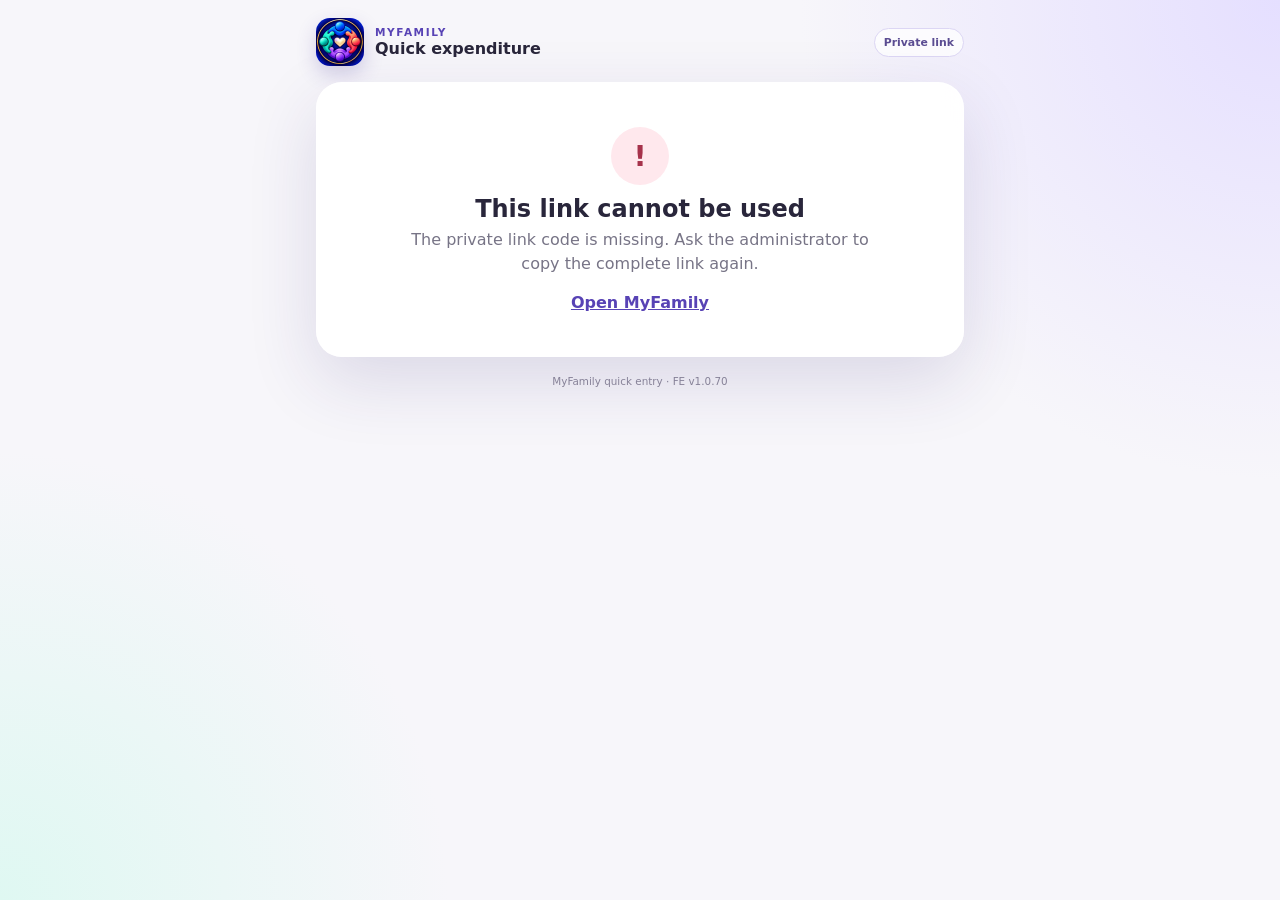
<file: quick-expense.html>
<!doctype html>
<html lang="en">
<head>
  <meta charset="utf-8">
  <meta name="viewport" content="width=device-width,initial-scale=1,viewport-fit=cover">
  <meta name="theme-color" content="#4935a2">
  <meta name="description" content="Fast private travel expenditure entry for MyFamily.">
  <title>Quick expenditure · MyFamily</title>
  <link rel="icon" href="family-unity-v1058-32.png?v=1.0.70" type="image/png" sizes="32x32">
  <link rel="apple-touch-icon" href="family-unity-v1058-180.png?v=1.0.70" sizes="180x180">
  <link rel="preconnect" href="https://script.google.com">
  <link rel="stylesheet" href="quick-expense.css?v=1.0.70">
</head>
<body>
  <main class="quick-shell">
    <header class="quick-brand">
      <img src="family-unity-v1058-192.png?v=1.0.70" width="48" height="48" alt="MyFamily">
      <div><small id="familyName">MYFAMILY</small><strong>Quick expenditure</strong></div>
      <span class="secure-chip">Private link</span>
    </header>

    <section id="loadingCard" class="state-card" aria-live="polite"><span class="loader"></span><h1>Opening quick entry…</h1><p>Checking this link with the family dashboard.</p></section>
    <section id="errorCard" class="state-card error-card hidden" role="alert"><span class="state-icon">!</span><h1>This link cannot be used</h1><p id="errorText">Ask the administrator for a current link.</p><a href="./">Open MyFamily</a></section>

    <section id="entryCard" class="entry-card hidden">
      <div class="entry-heading"><div><p class="eyebrow">FAST &amp; EASY</p><h1 id="linkTitle">Travel expense</h1><p id="validityText">Valid private entry link</p></div><span class="live-dot">● Active</span></div>
      <form id="quickExpenseForm" autocomplete="on">
        <label class="amount-field"><span>Amount paid</span><div><b id="currencySymbol">₹</b><input id="amount" type="number" inputmode="decimal" min="0.01" step="0.01" required placeholder="0"></div><small id="amountLimit"></small></label>

        <label>Paid by<select id="paidBy" required></select></label>
        <label id="externalPayerRow" class="hidden">Name of person who paid<input id="externalPayerName" maxlength="80" autocomplete="name" placeholder="Enter payer's name"></label>

        <div class="two-fields"><label>Date paid<input id="expenseDate" type="date" required></label><label>Category<select id="category" required></select></label></div>
        <label>Paid to<input id="sentTo" maxlength="100" required autocomplete="organization" placeholder="Shop, hotel, driver or person"></label>
        <label>What was it for?<textarea id="reason" rows="2" maxlength="500" required placeholder="e.g. Dinner for four people"></textarea></label>

        <details class="more-details">
          <summary><span>＋ More details</span><small>Optional account, project and entered-by name</small></summary>
          <div class="details-grid">
            <label>Subcategory<select id="subcategory"></select></label>
            <label>Payment method / account<input id="fromAccount" maxlength="100" placeholder="Cash / UPI"></label>
            <label>Expenditure for<select id="memberId"></select></label>
            <label>Major plan<select id="majorPlanId"></select></label>
            <label class="wide">Entered by <small>(for audit)</small><input id="submittedByName" maxlength="80" autocomplete="name" placeholder="Your name"></label>
          </div>
        </details>
        <label class="bot-field" aria-hidden="true">Website<input id="website" tabindex="-1" autocomplete="off"></label>
        <button id="saveButton" class="save-button" type="submit"><span>Save expenditure</span><b>→</b></button>
        <p class="privacy-note">Only this new entry is sent. This page cannot view family expenditure or other dashboard data.</p>
      </form>
    </section>

    <section id="successCard" class="state-card success-card hidden" aria-live="polite"><span class="state-icon">✓</span><p class="eyebrow">SAVED TO MYFAMILY</p><h1 id="successAmount">₹0</h1><p id="successText">The expenditure is now in the family register.</p><button id="addAnother" type="button">＋ Add another expenditure</button><a href="./">Open full dashboard</a></section>
    <footer>MyFamily quick entry · FE v1.0.70</footer>
  </main>
  <div id="toast" class="toast hidden" role="alert"></div>
  <script src="config.js?v=1.0.70" defer></script>
  <script src="quick-expense.js?v=1.0.70" defer></script>
</body>
</html>
</file>
<file: styles.css>
:root {
  --ink: #20213b;
  --muted: #6f7188;
  --line: #e7e6f0;
  --surface: #ffffff;
  --canvas: #f6f5fb;
  --violet: #6752c7;
  --violet-deep: #4b389e;
  --teal: #159b93;
  --coral: #f26f69;
  --gold: #e9a92d;
  --green: #2d9b68;
  --rose: #bd5c90;
  --danger: #c64051;
  --shadow: 0 14px 40px rgba(48, 41, 94, .10);
  --radius: 20px;
  --clock-highlight: #f0a7cb;
  --clock-highlight-soft: #fbe5f1;
  --clock-highlight-pale: #fdf4f9;
  --clock-highlight-deep: #5f153f;
  --clock-highlight-shadow: rgba(240,167,203,.32);
}

* { box-sizing: border-box; }
html { scroll-behavior: smooth; }
body {
  margin: 0;
  min-height: 100vh;
  color: var(--ink);
  background: var(--canvas);
  font-family: Inter, ui-sans-serif, -apple-system, BlinkMacSystemFont, "Segoe UI", sans-serif;
  line-height: 1.45;
}
button, input, select, textarea { font: inherit; }
button { cursor: pointer; }
.hidden { display: none !important; }
.ambient { position: fixed; border-radius: 999px; filter: blur(12px); pointer-events: none; z-index: -1; }
.ambient-one { width: 300px; height: 300px; background: rgba(103,82,199,.13); top: -100px; left: -100px; }
.ambient-two { width: 380px; height: 380px; background: rgba(21,155,147,.10); right: -150px; bottom: -150px; }

/* Login */
.login-screen { min-height: 100vh; display: grid; grid-template-columns: minmax(340px, .9fr) minmax(420px, 1.1fr); }
.login-visual {
  color: white;
  background:
    linear-gradient(145deg, rgba(53,38,125,.95), rgba(71,57,158,.86)),
    radial-gradient(circle at top left, #8678dc, #3b2f82);
  display: flex; flex-direction: column; justify-content: center; align-items: center;
  padding: 60px; text-align: center; overflow: hidden; position: relative;
}
.login-visual::before, .login-visual::after { content: ""; position: absolute; border: 1px solid rgba(255,255,255,.16); border-radius: 999px; }
.login-visual::before { width: 560px; height: 560px; }
.login-visual::after { width: 760px; height: 760px; }
.login-visual p { max-width: 430px; font-size: 1.25rem; color: rgba(255,255,255,.84); z-index: 2; }
.family-orbit { width: 240px; height: 240px; display: grid; place-items: center; border: 1px solid rgba(255,255,255,.28); border-radius: 50%; position: relative; z-index: 2; }
.family-orbit > img { width:136px; height:136px; object-fit:contain; border-radius:50%; filter:drop-shadow(0 18px 28px rgba(5,10,42,.36)); }
.orbit-dot { position: absolute; width: 52px; height: 52px; display: grid; place-items: center; background: white; color: var(--violet-deep); border-radius: 50%; font-style: normal; font-weight: 800; box-shadow: 0 10px 30px rgba(0,0,0,.18); }
.dot-one { top: 4px; right: 20px; }.dot-two { left: -10px; bottom: 42px; }.dot-three { right: 0; bottom: 20px; }
.login-card { width: min(440px, calc(100% - 40px)); align-self: center; justify-self: center; padding: 30px 10px; }
.brand-mark { width: 62px; height: 62px; display: grid; place-items: center; color: white; background: linear-gradient(145deg, var(--violet), #8c72dd); border-radius: 18px; font-size: 1.15rem; font-weight: 900; letter-spacing: -.03em; box-shadow: 0 12px 30px rgba(103,82,199,.28); }
.brand-mark.small { width: 46px; height: 46px; border-radius: 14px; font-size: .92rem; flex: 0 0 auto; }
.login-card h1 { font-size: clamp(2rem, 4vw, 2.8rem); line-height: 1.08; margin: 8px 0 10px; letter-spacing: -.04em; }
.eyebrow { margin: 0 0 4px; font-size: .72rem; font-weight: 800; letter-spacing: .14em; color: var(--violet); }
.muted { color: var(--muted); }
.login-footnote { margin-top: 22px; font-size: .78rem; color: var(--muted); }
.login-options { display: flex; align-items: center; justify-content: space-between; gap: 12px; color: var(--muted); font-size: .7rem; }.remember-row { display: flex; grid-template-columns: auto 1fr; align-items: center; gap: 7px; color: var(--muted); font-size: .72rem; font-weight: 650; }.remember-row input { width: auto; }.login-options .version-pair { flex: 0 0 auto; display:flex; align-items:center; gap:5px; background:transparent; padding:0; }.version-pair b { color:var(--violet-deep); background:#eeeaff; border-radius:999px; padding:4px 8px; font-size:.66rem; font-weight:850; }.version-pair .version-warning { color:#a13b4a; background:#fff0f2; }
.report-filter-grid { display:grid; grid-template-columns:1fr 1fr; gap:12px; }
.setup-hint { background: #fff6df; color: #76520a; border: 1px solid #f0dda3; padding: 12px 14px; border-radius: 12px; font-size: .84rem; }

/* Forms and buttons */
.stack-form { display: grid; gap: 16px; margin-top: 28px; }
.login-divider { display:flex; align-items:center; gap:10px; color:#9a99a9; font-size:.65rem; font-weight:850; text-transform:uppercase; letter-spacing:.12em; }.login-divider::before,.login-divider::after { content:""; flex:1; height:1px; background:#e8e5f1; }.login-divider span { padding:0 4px; }
.otp-login-button { width:100%; min-height:46px; color:#4b389e; background:linear-gradient(135deg,#f4f1ff,#eaf8f6); border:1px solid #d8d1f3; border-radius:13px; padding:11px 15px; font-weight:850; }.otp-login-button:hover { transform:translateY(-1px); background:linear-gradient(135deg,#eee9ff,#e3f5f2); box-shadow:0 8px 20px rgba(75,56,158,.12); }
.otp-login-panel { display:grid; gap:12px; padding:15px; border:1px solid #d9d2f2; border-radius:15px; background:#fbfaff; box-shadow:inset 4px 0 0 #6752c7; }.otp-login-panel > div:first-child strong,.otp-login-panel > div:first-child small { display:block; }.otp-login-panel > div:first-child strong { color:#312761; font-size:.82rem; }.otp-login-panel > div:first-child small { margin-top:4px; color:#737489; font-size:.64rem; line-height:1.45; }.otp-code-label input { text-align:center; font-size:1.25rem; font-weight:900; letter-spacing:.28em; font-variant-numeric:tabular-nums; }.otp-login-actions { display:flex; flex-wrap:wrap; align-items:center; gap:7px; }.otp-login-actions .primary-button,.otp-login-actions .secondary-button { min-height:38px; padding:8px 12px; font-size:.68rem; }.otp-login-actions .text-button { padding:7px; font-size:.65rem; }
.otp-method-row { display:grid; grid-template-columns:minmax(120px,.8fr) minmax(160px,1.2fr); gap:8px; align-items:end; }.otp-method-row label { font-size:.62rem; }.otp-method-row select { min-height:46px; }.forgot-password-button { justify-self:center; color:#5844ad; font-weight:800; }.password-reset-panel { box-shadow:inset 4px 0 0 #159b93; }.password-reset-fields { display:grid; gap:10px; }.password-reset-fields.hidden { display:none; }.otp-gateway-settings input[type="url"],.otp-gateway-settings input[type="password"] { width:100%; }.quick-link-until-disabled { margin-top:-4px; padding:9px 11px; border-radius:11px; background:#f4f1ff; color:#4b389e; font-weight:800; }
@media (max-width:540px) { .otp-method-row { grid-template-columns:1fr; }.otp-method-row .otp-login-button { min-height:42px; } }
label { display: grid; gap: 7px; color: #42435b; font-size: .82rem; font-weight: 750; }
input, select, textarea {
  width: 100%; color: var(--ink); background: #fff; border: 1px solid #dcdbe8; border-radius: 11px;
  padding: 11px 12px; outline: 0; transition: border-color .18s, box-shadow .18s;
}
textarea { resize: vertical; }
input:focus, select:focus, textarea:focus { border-color: var(--violet); box-shadow: 0 0 0 3px rgba(103,82,199,.12); }
.password-field { display: flex; position: relative; }.password-field input { padding-right: 50px; }.password-field .icon-button { position: absolute; right: 5px; top: 5px; }
.icon-button, .modal-close, .viewer-close, .menu-button { border: 0; background: transparent; }
.icon-button { width: 38px; height: 36px; display: grid; place-items: center; border-radius: 9px; }
.primary-button, .secondary-button, .light-button, .text-button {
  border: 0; border-radius: 11px; padding: 10px 15px; font-weight: 800; transition: transform .16s, box-shadow .16s, background .16s;
}
.primary-button { color: white; background: linear-gradient(135deg, var(--violet), #7e64d2); box-shadow: 0 8px 20px rgba(103,82,199,.22); }
.primary-button:hover { transform: translateY(-1px); box-shadow: 0 11px 24px rgba(103,82,199,.28); }
.secondary-button { color: #4d4e67; background: white; border: 1px solid #dddce7; }
.secondary-button:hover { background: #f7f5fc; border-color: #c9c5df; }
.light-button { color: var(--violet-deep); background: white; }
.text-button { color: var(--violet); background: transparent; padding-inline: 0; }
.wide { width: 100%; padding: 13px 18px; }
.danger-button { border: 0; color: var(--danger); background: #fff0f2; border-radius: 9px; padding: 8px 10px; font-weight: 800; }
.tiny-button { border: 0; color: var(--violet); background: #f1edff; border-radius: 8px; padding: 7px 9px; font-size: .75rem; font-weight: 800; }

/* Shell */
.app-shell { min-height: 100vh; display: grid; grid-template-columns: 248px minmax(0,1fr); }
.sidebar { position: fixed; inset: 0 auto 0 0; width: 248px; z-index: 20; background: #25213d; color: white; padding: 25px 18px 20px; display: flex; flex-direction: column; }
.sidebar-brand { display: flex; gap: 12px; align-items: center; padding: 0 8px 22px; border-bottom: 1px solid rgba(255,255,255,.09); }
.sidebar-brand strong { display: block; max-width: 150px; font-size: .92rem; white-space: nowrap; overflow: hidden; text-overflow: ellipsis; }
.sidebar-brand span { display: block; margin-top: 2px; font-size: .69rem; color: rgba(255,255,255,.56); }
.sidebar-brand .sidebar-version-pair { display:flex; align-items:center; flex-wrap:wrap; gap:4px; margin-top:4px; }.sidebar-version-pair b { color:rgba(255,255,255,.84); background:rgba(255,255,255,.10); border-radius:999px; padding:3px 6px; font-size:.58rem; letter-spacing:.02em; }.sidebar-version-pair .version-warning { color:#ffd6dc; background:rgba(174,48,66,.28); }
.main-nav { display: grid; gap: 4px; margin-top: 18px; overflow-y: auto; scrollbar-width: thin; padding-right: 2px; }
.nav-button { width: 100%; display: flex; align-items: center; gap: 12px; border: 0; color: rgba(255,255,255,.68); background: transparent; padding: 10px 12px; border-radius: 11px; font-size: .84rem; font-weight: 700; text-align: left; }
.nav-button span { width: 24px; text-align: center; font-size: 1.05rem; }
.nav-button:hover { color: white; background: rgba(255,255,255,.06); }
.nav-button.active { color: white; background: linear-gradient(135deg, rgba(126,100,210,.92), rgba(103,82,199,.72)); box-shadow: 0 7px 18px rgba(0,0,0,.16); }
.sidebar-quote { margin: auto 8px 14px; padding: 13px; border: 1px solid rgba(255,255,255,.08); border-radius: 14px; background: rgba(255,255,255,.04); color: rgba(255,255,255,.65); display: flex; gap: 9px; }
.sidebar-quote span { color: #e98daa; }.sidebar-quote p { margin: 0; font-size: .71rem; line-height: 1.55; }
.logout-button { border: 0; color: rgba(255,255,255,.64); background: transparent; padding: 9px; font-weight: 700; }
.logout-button:hover { color: white; }
.sidebar-shade { display: none; }
.main-panel { grid-column: 2; min-width: 0; }
.topbar { height: 78px; position: sticky; top: 0; z-index: 15; padding: 0 30px; display: flex; align-items: center; gap: 14px; background: rgba(246,245,251,.91); backdrop-filter: blur(14px); border-bottom: 1px solid rgba(221,219,233,.72); }
.topbar h2 { margin: 0; font-size: 1.25rem; letter-spacing: -.02em; }.topbar .eyebrow { color: var(--muted); }
.topbar-actions { margin-left: auto; display: flex; align-items: center; gap: 14px; }
.dashboard-date-time {
  position: absolute;
  left: 50%;
  top: 50%;
  transform: translate(-50%,-50%);
  max-width: 58vw;
  overflow: hidden;
  color: var(--clock-highlight-deep);
  background: linear-gradient(180deg,var(--clock-highlight-pale),var(--clock-highlight-soft));
  border: 3px solid var(--clock-highlight);
  border-radius: 999px;
  padding: 9px 22px;
  box-shadow: 0 0 0 5px var(--clock-highlight-soft), 0 10px 24px var(--clock-highlight-shadow);
  font-size: clamp(.72rem,1.05vw,.94rem);
  font-weight: 900;
  font-variant-numeric: tabular-nums;
  letter-spacing: .01em;
  line-height: 1.28;
  text-align: center;
  text-overflow: ellipsis;
  white-space: normal;
}
.search-pill { border: 1px solid #dfdeea; color: var(--muted); background: white; border-radius: 999px; padding: 8px 14px; }
.user-chip { display: flex; align-items: center; gap: 9px; }
.avatar { width: 38px; height: 38px; display: grid; place-items: center; color: white; background: linear-gradient(145deg, var(--teal), #52bcb3); border-radius: 13px; font-weight: 900; }
.user-chip strong, .user-chip small { display: block; max-width: 130px; white-space: nowrap; overflow: hidden; text-overflow: ellipsis; }.user-chip strong { font-size: .8rem; }.user-chip small { color: var(--muted); font-size: .68rem; }
.menu-button { display: none; font-size: 1.25rem; }
.content-area { padding: 25px 30px 50px; max-width: 1500px; margin: 0 auto; }
.view { display: none; animation: lift .25s ease; }.view.active { display: block; }
@keyframes lift { from { opacity: 0; transform: translateY(4px); } to { opacity: 1; transform: none; } }

/* Dashboard */
.hero-card { min-height: 86px; color: white; background: linear-gradient(120deg, #5743a8, #8068cf 58%, #4daba4); border-radius: 20px; padding: 12px 22px; display: flex; align-items: center; justify-content: space-between; gap: 20px; box-shadow: 0 12px 28px rgba(73,55,151,.16); overflow: hidden; position: relative; }
.hero-card::after { content: "♥"; position: absolute; right: 170px; bottom: -65px; color: rgba(255,255,255,.08); font-size: 11rem; transform: rotate(-12deg); }
.hero-card h3 { margin: 2px 0; font-size: clamp(1.25rem,2.1vw,1.65rem); line-height:1.05; letter-spacing: -.035em; }.hero-card p { margin: 0; color: rgba(255,255,255,.78); font-size:.75rem; }.hero-card .soft-label { font-size: .58rem; letter-spacing: .14em; font-weight: 850; color: rgba(255,255,255,.65); }
.hero-card button { position: relative; z-index: 2; white-space: nowrap; }
.family-strip { display: flex; align-items: center; justify-content: space-between; gap: 16px; margin: 14px 0 -2px; padding: 12px 15px; background: rgba(255,255,255,.76); border: 1px solid var(--line); border-radius: 15px; box-shadow: 0 6px 20px rgba(48,41,94,.04); }.family-strip strong { font-size: .84rem; }.family-chip-list { display: flex; justify-content: flex-end; flex-wrap: wrap; gap: 7px; }.family-chip { display: inline-flex; align-items: center; gap: 6px; color: #4f456f; background: #f0edff; border-radius: 999px; padding: 5px 9px 5px 5px; font-size: .67rem; font-weight: 800; }.family-chip i { width: 24px; height: 24px; display: grid; place-items: center; color: white; background: linear-gradient(145deg,var(--violet),#8d75dc); border-radius: 50%; font-style: normal; font-size: .62rem; }
.summary-grid { display: grid; grid-template-columns: repeat(6, minmax(150px,1fr)); gap: 13px; margin: 18px 0; }
.summary-card { min-height: 114px; background: white; border: 1px solid rgba(225,223,235,.75); border-radius: 17px; padding: 16px; box-shadow: 0 7px 24px rgba(48,41,94,.06); display: flex; gap: 11px; align-items: flex-start; }
.summary-icon { width: 36px; height: 36px; flex: 0 0 auto; display: grid; place-items: center; border-radius: 11px; font-weight: 900; }
.summary-card small, .summary-card strong, .summary-card em { display: block; }.summary-card small { color: var(--muted); font-size: .68rem; font-weight: 750; }.summary-card strong { margin-top: 4px; font-size: 1.15rem; letter-spacing: -.025em; }.summary-card em { margin-top: 2px; color: #9a9bad; font-style: normal; font-size: .62rem; }
.summary-card.violet .summary-icon { color: var(--violet); background: #eeeaff; }.summary-card.teal .summary-icon { color: var(--teal); background: #e5f7f4; }.summary-card.coral .summary-icon { color: var(--coral); background: #fff0ec; }.summary-card.gold .summary-icon { color: #b97800; background: #fff4d6; }.summary-card.green .summary-icon { color: var(--green); background: #e4f5eb; }.summary-card.rose .summary-icon { color: var(--rose); background: #faeaf3; }
.dashboard-grid { display: grid; grid-template-columns: 1.35fr .85fr; gap: 18px; }
.panel { background: white; border: 1px solid rgba(225,223,235,.82); border-radius: var(--radius); box-shadow: 0 8px 30px rgba(48,41,94,.06); padding: 21px; }
.panel-heading { display: flex; align-items: flex-start; justify-content: space-between; gap: 15px; margin-bottom: 17px; }.panel-heading h3 { margin: 2px 0 0; font-size: 1rem; }.panel-heading .eyebrow { color: #9a9bad; }
.recent-panel { margin-top: 18px; }
.category-bars { display: grid; gap: 13px; }.category-row { display: grid; grid-template-columns: 100px 1fr 100px; align-items: center; gap: 12px; font-size: .77rem; }.category-row span:first-child { overflow: hidden; text-overflow: ellipsis; }.category-row strong { text-align: right; font-size: .75rem; }.bar-track { height: 8px; background: #eeedf4; border-radius: 999px; overflow: hidden; }.bar-fill { height: 100%; border-radius: inherit; background: linear-gradient(90deg, var(--violet), #9b83ea); }
.empty-block { min-height: 100px; display: grid; place-items: center; color: #a1a1af; font-size: .8rem; text-align: center; }
.mini-list, .activity-list { display: grid; gap: 10px; }.mini-item, .activity-item { display: flex; gap: 11px; align-items: center; padding: 10px; border-radius: 12px; background: #f8f7fb; }.mini-date { width: 42px; padding: 5px; text-align: center; background: white; border: 1px solid var(--line); border-radius: 9px; }.mini-date strong, .mini-date span { display: block; }.mini-date strong { font-size: 1rem; }.mini-date span { color: var(--muted); font-size: .56rem; text-transform: uppercase; }.mini-item p, .activity-item p { margin: 0; font-size: .76rem; }.mini-item small, .activity-item small { color: var(--muted); }.activity-icon { width: 35px; height: 35px; display: grid; place-items: center; background: #eeeaff; border-radius: 10px; }

/* Section layouts */
.section-toolbar { min-height: 56px; display: flex; align-items: center; justify-content: space-between; gap: 20px; margin-bottom: 17px; }.section-intro { color: var(--muted); margin: 0; font-size: .86rem; }.toolbar-actions, .calendar-controls { display: flex; gap: 8px; align-items: center; flex-wrap: wrap; }
.filter-bar { display: grid; grid-template-columns: 150px 180px 180px minmax(220px,1fr); gap: 11px; padding: 15px; margin-bottom: 14px; background: white; border: 1px solid var(--line); border-radius: 16px; }.filter-bar label { font-size: .7rem; }.filter-bar input, .filter-bar select { padding-block: 9px; }.dates-filter, .photo-filter, .experience-filter { grid-template-columns: 190px minmax(260px,1fr); }.photo-filter { grid-template-columns: minmax(260px,1fr); }.diary-filter { grid-template-columns: 170px 190px minmax(260px,1fr); }
.inline-totals { display: flex; gap: 10px; flex-wrap: wrap; margin-bottom: 12px; }.total-pill { background: #ede9ff; color: var(--violet-deep); border-radius: 999px; padding: 7px 12px; font-size: .72rem; font-weight: 800; }.total-pill.green { background: #e5f6ec; color: #22734f; }
.table-wrap { position: relative; overflow: auto; background: white; border: 1px solid var(--line); border-radius: 17px; box-shadow: 0 7px 24px rgba(48,41,94,.05); }
table { width: 100%; border-collapse: collapse; min-width: 790px; }th, td { padding: 13px 15px; border-bottom: 1px solid #eeedf3; text-align: left; font-size: .78rem; }th { color: var(--muted); background: #faf9fc; font-size: .67rem; letter-spacing: .04em; text-transform: uppercase; position: sticky; top: 0; z-index: 1; }tr:last-child td { border-bottom: 0; }tbody tr:nth-child(even) { background: #f8f6ff; }tbody tr:hover, tbody tr:nth-child(even):hover { background: #f1edff; }.number { text-align: right; font-variant-numeric: tabular-nums; }.row-actions { display: flex; gap: 5px; justify-content: flex-end; }.table-empty { padding: 50px 20px; text-align: center; color: var(--muted); }
.table-caption { position:absolute; width:1px; height:1px; padding:0; margin:-1px; overflow:hidden; clip:rect(0 0 0 0); white-space:nowrap; border:0; }
.expense-table { width:1110px; min-width:0; table-layout:fixed; }.expense-table col:nth-child(1){width:140px}.expense-table col:nth-child(2){width:140px}.expense-table col:nth-child(3){width:190px}.expense-table col:nth-child(4){width:190px}.expense-table col:nth-child(5){width:360px}.expense-table col:nth-child(6){width:90px}.expense-table th { position:sticky; overflow:visible; }.expense-table td { overflow-wrap:anywhere; }.expense-table .expense-reason { min-width:0; max-width:none; white-space:normal; line-height:1.55; }.expense-table tbody tr:nth-child(odd) { background:#ffffff; }.expense-table tbody tr:nth-child(even) { background:#f1f7ff; }.expense-table tbody tr:hover,.expense-table tbody tr:nth-child(even):hover { background:#e9f0ff; }.column-resizer { position:absolute; right:-5px; top:0; z-index:3; width:11px; height:100%; cursor:col-resize; touch-action:none; }.column-resizer::after { content:""; position:absolute; left:5px; top:20%; width:2px; height:60%; border-radius:2px; background:#cbc7da; opacity:.75; }.column-resizer:hover::after,.column-resizer:focus::after,.column-resizer.dragging::after { background:var(--violet); opacity:1; }.column-resizer:focus { outline:0; }
.recurring-panel { margin-bottom: 16px; }.recurring-intro { margin: 3px 0 0; color: var(--muted); font-size: .72rem; font-weight: 500; }.frequency-chip,.due-chip { display:inline-block; border-radius:999px; padding:3px 7px; font-size:.56rem; font-weight:850; }.frequency-chip { color:var(--violet-deep); background:#eeeaff; }.due-chip { color:#4f5170; background:#eeedf4; white-space:nowrap; }.soon .due-chip { color:#76520a; background:#fff1c9; }.due .due-chip,.overdue .due-chip { color:#9e3444; background:#ffe5e9; }.recurring-empty { padding:16px; border:1px dashed #d8d4e8; border-radius:12px; color:var(--muted); background:#faf9fc; text-align:center; font-size:.74rem; }.recurring-pay-note { margin:0; padding:9px 11px; border-radius:10px; color:#5e4a13; background:#fff6d9; font-size:.72rem; }
.target-summary { display: flex; gap: 10px; margin-bottom: 14px; }.target-grid { display: grid; grid-template-columns: repeat(3,minmax(250px,1fr)); gap: 15px; }.target-card { background: white; border: 1px solid var(--line); border-radius: 19px; padding: 19px; box-shadow: 0 7px 24px rgba(48,41,94,.06); }.target-top { display: flex; justify-content: space-between; gap: 12px; }.target-top h3 { margin: 4px 0; font-size: 1rem; }.target-top small { color: var(--muted); }.target-icon { width: 39px; height: 39px; flex: 0 0 auto; display: grid; place-items: center; background: #eeeaff; color: var(--violet); border-radius: 12px; }.progress-track { height: 9px; background: #eeedf4; border-radius: 999px; overflow: hidden; margin: 15px 0 7px; }.progress-fill { height: 100%; background: linear-gradient(90deg,var(--teal),#5ac4bb); border-radius: inherit; }.target-numbers { display: flex; justify-content: space-between; color: var(--muted); font-size: .7rem; }.target-numbers strong { color: var(--ink); }.target-actions { display: flex; gap: 8px; margin-top: 15px; }.target-actions .primary-button { flex: 1; padding: 8px 10px; font-size: .74rem; }
.date-grid { display:grid; grid-template-columns:repeat(3,minmax(270px,1fr)); gap:14px; }
.date-card { background:white; border:1px solid var(--line); border-radius:18px; padding:17px; display:grid; grid-template-columns:64px minmax(0,1fr) auto; gap:12px; align-items:start; overflow:hidden; }
.date-card.basis-saka { border-top:4px solid #e99b25; }
.date-visual { display:grid; gap:7px; }.important-date-photo { width:64px; height:64px; border-radius:15px; overflow:hidden; background:#f1eff8; box-shadow:0 6px 14px rgba(42,35,82,.14); }.important-date-photo img { width:100%; height:100%; object-fit:cover; display:block; }
.date-tile { text-align:center; padding:7px 3px; color:var(--violet-deep); background:#eeeaff; border-radius:11px; }.date-tile strong,.date-tile span { display:block; }.date-tile strong { font-size:1.25rem; }.date-tile span { font-size:.6rem; text-transform:uppercase; }
.date-card h3 { margin:1px 0 4px; font-size:.9rem; }.date-card p { margin:3px 0; color:var(--muted); font-size:.68rem; }.occasion-label { color:#332b5f !important; font-weight:800; line-height:1.45; }
.original-calendar-pair { display:grid; grid-template-columns:1fr 1fr; gap:6px; margin:8px 0; }.original-calendar-pair span { min-width:0; padding:7px; border-radius:9px; background:#f5f3ff; }.original-calendar-pair span:nth-child(2) { background:#fff4d9; }.original-calendar-pair small,.original-calendar-pair strong { display:block; }.original-calendar-pair small { color:#77738e; font-size:.5rem; font-weight:900; letter-spacing:.06em; }.original-calendar-pair strong { margin-top:2px; color:#38314e; font-size:.61rem; line-height:1.25; }
.next-occurrence-list { display:grid; gap:4px; margin:7px 0; }.next-occurrence { display:block; padding:5px 7px; border-left:3px solid #6752c7; border-radius:7px; color:#504b66; background:#f6f4ff; font-size:.58rem; line-height:1.35; }.next-occurrence.saka { border-color:#e99b25; background:#fff8e7; }.next-occurrence.both { border-color:#169786; background:linear-gradient(90deg,#f4f1ff,#fff7e5); }.next-occurrence b { color:#29243e; }
.repeat-chip { display:inline-block; margin-top:5px; color:#22734f; background:#e5f6ec; border-radius:999px; padding:3px 7px; font-size:.58rem; font-weight:800; }.repeat-chip.one-time { color:#615c75; background:#f1f0f5; }
.admin-date-controls { display:grid; gap:12px; padding:13px; border:1px solid #dcd7f3; border-radius:14px; background:#fbfaff; }.occasion-photo-editor { display:grid; grid-template-columns:112px 1fr; gap:12px; align-items:stretch; }.occasion-photo-preview { width:112px; height:112px; display:grid; place-items:center; overflow:hidden; color:#fff; background:linear-gradient(145deg,#6652c7,#e99b25); border:4px solid #eeeaff; border-radius:20px; font-size:2.2rem; font-weight:900; }.occasion-photo-preview img { width:100%; height:100%; object-fit:cover; display:block; }.compact-upload { min-height:112px !important; }
.photo-grid { columns: 4 220px; column-gap: 15px; }.photo-card { break-inside: avoid; margin: 0 0 15px; background: white; border: 1px solid var(--line); border-radius: 17px; overflow: hidden; box-shadow: 0 7px 22px rgba(48,41,94,.06); }.photo-card figure { margin: 0; position: relative; background: #e8e6f1; cursor: zoom-in; }.photo-card img { width: 100%; min-height: 150px; display: block; object-fit: cover; }.photo-card figcaption { padding: 13px; }.photo-card h3 { margin: 0 0 4px; font-size: .85rem; }.photo-card p { margin: 0 0 6px; color: var(--muted); font-size: .7rem; }.photo-meta { display: flex; align-items: center; justify-content: space-between; gap: 8px; color: #9899aa; font-size: .62rem; }.photo-delete { position: absolute; right: 8px; top: 8px; border: 0; color: white; background: rgba(32,33,59,.68); border-radius: 9px; width: 30px; height: 30px; }
.memory-toolbar-actions { display: flex; align-items: center; flex-wrap: wrap; justify-content: flex-end; gap: 9px; }.memory-usage { margin: 5px 0 0; color: #716598; font-size: .7rem; font-weight: 800; }.memory-usage.limit-reached { color: #a13b4a; }.memory-admin-settings { display: grid; gap: 10px; margin: 2px 0; padding: 13px; border: 1px solid #ddd8ed; border-radius: 13px; background: #faf9ff; }.memory-admin-settings legend { color: var(--violet-deep); font-size: .72rem; font-weight: 850; padding: 0 6px; }.memory-admin-settings small { color: var(--muted); font-size: .65rem; line-height: 1.5; }
.clock-highlight-setting { display:grid; grid-template-columns:minmax(150px,.7fr) minmax(190px,1.3fr); align-items:end; gap:10px 12px; padding:13px; border:1px solid #ddd8ed; border-radius:13px; background:#faf9ff; }
.clock-highlight-setting input[type="color"] { min-height:44px; padding:4px; cursor:pointer; }
.clock-highlight-preview { display:block; overflow:hidden; color:var(--clock-highlight-deep); background:linear-gradient(180deg,var(--clock-highlight-pale),var(--clock-highlight-soft)); border:2px solid var(--clock-highlight); border-radius:999px; padding:10px 13px; box-shadow:0 0 0 3px var(--clock-highlight-soft),0 7px 18px var(--clock-highlight-shadow); font-size:.7rem; font-weight:900; text-align:center; text-overflow:ellipsis; white-space:nowrap; }
.clock-highlight-setting small { grid-column:1 / -1; color:var(--muted); font-size:.65rem; line-height:1.45; }
.experience-grid { display: grid; grid-template-columns: repeat(3,minmax(260px,1fr)); gap: 15px; }.experience-card { background: white; border: 1px solid var(--line); border-radius: 19px; padding: 20px; position: relative; box-shadow: 0 7px 24px rgba(48,41,94,.05); }.experience-card::before { content: "“"; position: absolute; right: 16px; top: 2px; color: #eeeaff; font-family: Georgia,serif; font-size: 5rem; line-height: 1; }.experience-card h3 { margin: 7px 35px 7px 0; font-size: 1rem; }.experience-card .story { color: #56586e; font-size: .78rem; white-space: pre-line; display: -webkit-box; -webkit-box-orient: vertical; -webkit-line-clamp: 7; overflow: hidden; }.experience-meta { display: flex; flex-wrap: wrap; gap: 7px; color: var(--muted); font-size: .66rem; }.experience-footer { border-top: 1px solid #eeedf3; margin-top: 13px; padding-top: 12px; display: flex; align-items: center; justify-content: space-between; gap: 10px; }.writer { font-size: .68rem; font-weight: 800; color: var(--violet-deep); }.tag-list { display: flex; gap: 5px; flex-wrap: wrap; }.tag { color: var(--teal); background: #e5f7f4; border-radius: 999px; padding: 3px 7px; font-size: .57rem; font-weight: 750; }
.diary-timeline { position: relative; display: grid; gap: 13px; padding-left: 68px; }.diary-timeline::before { content: ""; position: absolute; left: 27px; top: 10px; bottom: 10px; width: 2px; background: #ded9f3; }.diary-entry { position: relative; background: white; border: 1px solid var(--line); border-radius: 18px; padding: 18px 20px; box-shadow: 0 7px 23px rgba(48,41,94,.05); }.diary-date-badge { position: absolute; left: -68px; top: 10px; width: 56px; min-height: 55px; display: grid; place-items: center; align-content: center; color: white; background: linear-gradient(145deg,var(--violet),#8a73d8); border: 5px solid var(--canvas); border-radius: 17px; z-index: 1; }.diary-date-badge strong,.diary-date-badge span { display:block; line-height:1; }.diary-date-badge strong { font-size: 1.05rem; }.diary-date-badge span { margin-top: 3px; font-size: .55rem; text-transform: uppercase; }.diary-entry-top { display: flex; justify-content: space-between; gap: 12px; }.diary-entry h3 { margin: 0 0 7px; font-size: 1rem; }.diary-mood { white-space: nowrap; color: #6a5a2c; background: #fff7df; border-radius: 999px; padding: 5px 9px; font-size: .65rem; font-weight: 750; }.diary-body { margin: 0; color: #55576c; font-size: .8rem; white-space: pre-line; line-height: 1.7; }.diary-entry-footer { display: flex; align-items: center; justify-content: space-between; gap: 10px; border-top: 1px solid #eeedf3; padding-top: 11px; margin-top: 13px; }
.empty-state { min-height: 300px; display: grid; place-items: center; align-content: center; text-align: center; color: var(--muted); }.empty-state > span { width: 64px; height: 64px; display: grid; place-items: center; color: var(--violet); background: #eeeaff; border-radius: 20px; font-size: 1.6rem; }.empty-state h3 { margin: 13px 0 4px; color: var(--ink); }.empty-state p { margin: 0; font-size: .8rem; }

/* Calendar */
.calendar-toolbar { align-items: flex-end; }.calendar-controls strong { min-width: 150px; text-align: center; }.calendar-controls button:first-child, .calendar-controls button:nth-child(3) { font-size: 1.3rem; padding: 6px 12px; }.calendar-legend { display: flex; justify-content: flex-end; flex-wrap:wrap; gap: 15px; margin: -5px 0 10px; color: var(--muted); font-size: .68rem; }.calendar-legend span { display: flex; align-items: center; gap: 5px; }.legend-dot { width: 8px; height: 8px; border-radius: 50%; }.reminder-dot { background: var(--violet); }.odia-festival-dot { background:#d86291; }.recurring-dot { background: var(--danger); }.experience-dot { background: var(--teal); }.diary-dot { background: var(--gold); }.calendar-shell { overflow: auto; background: white; border: 1px solid var(--line); border-radius: 18px; box-shadow: 0 7px 25px rgba(48,41,94,.05); }.calendar-weekdays, .calendar-grid { min-width: 770px; display: grid; grid-template-columns: repeat(7,1fr); }.calendar-weekdays { color: var(--muted); background: #faf9fc; border-bottom: 1px solid var(--line); }.calendar-weekdays span { padding: 11px; text-align: center; font-size: .65rem; font-weight: 850; text-transform: uppercase; }.calendar-cell { min-height: 122px; padding: 8px; border-right: 1px solid #eeedf3; border-bottom: 1px solid #eeedf3; }.calendar-cell:nth-child(7n) { border-right: 0; }.calendar-cell.other-month { background: #fafafd; color: #b5b5c2; }.calendar-cell.today { background: #fbf9ff; box-shadow: inset 0 0 0 2px rgba(103,82,199,.34); }.calendar-day { width: 26px; height: 26px; display: grid; place-items: center; border-radius: 9px; font-size: .72rem; font-weight: 800; }.today .calendar-day { color: white; background: var(--violet); }.calendar-events { display: grid; gap: 4px; margin-top: 6px; }.calendar-event { border: 0; border-left: 3px solid var(--violet); background: #f0edff; color: #4b389e; border-radius: 6px; padding: 4px 6px; font-size: .59rem; text-align: left; white-space: nowrap; overflow: hidden; text-overflow: ellipsis; }.calendar-event.odia-festival { border-color:#d86291; color:#842c52; background:#ffe8f1; }.calendar-event.recurring { border-color: var(--danger); color: #9e3444; background: #fff0f2; }.calendar-event.experience { border-color: var(--teal); color: #176f69; background: #e8f8f5; }.calendar-event.diary { border-color: var(--gold); color: #815d15; background: #fff7df; }

/* Admin */
.admin-grid { display: grid; grid-template-columns: repeat(3,1fr); gap: 16px; }.compact-form { margin: 0; }.two-fields { display: grid; grid-template-columns: 1fr 1fr; gap: 12px; }.reminder-panel p, .backup-panel p { color: var(--muted); font-size: .8rem; line-height: 1.65; }.status-badge { display: inline-block; border-radius: 999px; padding: 6px 10px; font-size: .65rem; font-weight: 800; color: #8b3440; background: #fff0f2; }.status-badge.success { color: #277353; background: #e5f6ec; }.backup-last { margin: 11px 0 8px; overflow-wrap: anywhere; }.backup-actions { display: flex; align-items: center; flex-wrap: wrap; gap: 10px; }.backup-actions .text-button { text-decoration: none; font-size: .72rem; }.members-panel { margin-top: 16px; }.count-badge { color: var(--violet-deep); background: #eeeaff; border-radius: 999px; padding: 6px 10px; font-size: .68rem; font-weight: 800; }.member-list { display: grid; gap: 8px; }.member-row { display: grid; grid-template-columns: 44px minmax(150px,1fr) minmax(190px,1.35fr) 90px 80px auto; align-items: center; gap: 12px; padding: 11px; border: 1px solid #eeedf3; border-radius: 13px; }.member-row .avatar { width: 40px; height: 40px; }.member-row strong, .member-row small { display: block; }.member-row small { color: var(--muted); font-size: .65rem; }.member-contact { min-width:0; }.member-contact strong,.member-contact small { overflow:hidden; text-overflow:ellipsis; }.identity-badges { display:flex; flex-wrap:wrap; gap:4px; margin:5px 0; }.identity-badge,.account-verification-badge { display:inline-flex; align-items:center; width:max-content; border-radius:999px; padding:3px 7px; font-size:.53rem; font-weight:850; }.identity-badge.verified,.account-verification-badge.verified { color:#176448; background:#e1f6eb; }.identity-badge.pending,.account-verification-badge:not(.verified) { color:#8a5d18; background:#fff4d7; }.identity-badge.muted { color:#7d7e8f; background:#f0f0f4; }.role-chip { justify-self: start; color: var(--violet-deep); background: #eeeaff; border-radius: 999px; padding: 4px 8px; font-size: .6rem; font-weight: 850; }.active-chip { color: #24734f; font-size: .65rem; font-weight: 800; }.active-chip.inactive { color: var(--danger); }.member-actions { display: flex; gap: 5px; justify-self: end; }.member-login-methods { border-color:#ded9ef; background:#faf9ff; }.member-login-methods small { display:block; margin-top:7px; color:var(--muted); font-size:.65rem; line-height:1.5; }.user-chip .account-verification-badge { margin-top:3px; }

/* Floating Target / Reminder sticky-note board */
.sticky-launcher { position: fixed; right: 22px; bottom: 22px; z-index: 60; width: 190px; min-height: 48px; display: flex; align-items: center; justify-content: center; gap: 9px; overflow: visible; white-space: nowrap; color: white; background: linear-gradient(135deg,#5743a8,#8068cf); border: 0; border-radius: 999px; padding: 8px 10px 8px 16px; box-shadow: 0 14px 35px rgba(66,48,145,.32); transition: width .28s ease,padding .28s ease,gap .28s ease,transform .18s ease; }
.sticky-launcher:hover { transform: translateY(-2px); }.sticky-launcher span { flex:0 0 auto; font-size: 1.15rem; }.sticky-launcher strong { max-width: 125px; overflow:hidden; font-size: .76rem; opacity:1; transition:max-width .24s ease,opacity .18s ease; }.sticky-launcher b { min-width: 28px; height: 28px; display: grid; place-items: center; color: var(--violet-deep); background: white; border-radius: 999px; font-size: .72rem; transition:all .24s ease; }.sticky-launcher.compact { width:52px; min-width:52px; gap:0; padding:8px; }.sticky-launcher.compact strong { max-width:0; opacity:0; }.sticky-launcher.compact b { position:absolute; right:-3px; top:-5px; min-width:20px; width:20px; height:20px; font-size:.56rem; box-shadow:0 3px 9px rgba(48,35,108,.25); }
.sticky-board { position: fixed; right: 18px; bottom: 18px; z-index: 58; width: min(1050px,calc(100vw - 286px)); height: min(680px,calc(100vh - 100px)); display: flex; flex-direction: column; overflow: hidden; background: #fff; border: 1px solid #dbd7ea; border-radius: 22px; box-shadow: 0 25px 70px rgba(31,27,61,.28); }
.sticky-pinned-layer { position: fixed; right: 18px; bottom: 18px; z-index: 59; width: min(1050px,calc(100vw - 286px)); height: min(680px,calc(100vh - 100px)); pointer-events: none; }.sticky-pinned-canvas { position: absolute; inset: 66px 0 0; pointer-events: none; }.sticky-pinned-canvas .sticky-note { pointer-events: auto; }.sticky-pinned-canvas .pinned-overlay-note { box-shadow: 0 0 0 4px rgba(103,82,199,.22),10px 22px 48px rgba(35,29,66,.32); }
.sticky-board-head { min-height: 66px; display: flex; align-items: center; justify-content: space-between; gap: 12px; padding: 10px 12px 10px 16px; color: white; background: linear-gradient(120deg,#302854,#5743a8 70%,#5a9e99); }
.sticky-board-title { display: flex; align-items: center; gap: 10px; min-width: 160px; }.sticky-board-title > span { font-size: 1.35rem; }.sticky-board-title strong,.sticky-board-title small { display: block; }.sticky-board-title strong { font-size: .84rem; }.sticky-board-title small { color: rgba(255,255,255,.66); font-size: .62rem; }
.sticky-board-controls { display: flex; align-items: center; justify-content: flex-end; flex-wrap: wrap; gap: 6px; }.sticky-head-button,.sticky-tab,.sticky-minimize,.sticky-close { min-height: 32px; color: rgba(255,255,255,.82); background: rgba(255,255,255,.10); border: 1px solid rgba(255,255,255,.16); border-radius: 9px; padding: 6px 9px; font-size: .66rem; font-weight: 800; }.sticky-head-button:hover,.sticky-tab:hover,.sticky-minimize:hover,.sticky-close:hover { color: white; background: rgba(255,255,255,.18); }.sticky-tab.active { color: #3b2d7e; background: white; }.sticky-minimize,.sticky-close { width: 34px; padding: 4px; font-size: 1rem; }
.sticky-canvas { position: relative; flex: 1; min-width: 0; min-height: 0; overflow: auto; background-color: #f7f5ed; background-image: linear-gradient(rgba(97,82,73,.055) 1px,transparent 1px),linear-gradient(90deg,rgba(97,82,73,.055) 1px,transparent 1px); background-size: 24px 24px; }.sticky-canvas::before { content:""; position:absolute; inset:0 auto auto 0; width:980px; height:560px; pointer-events:none; }
.sticky-note { --note-bg:#fff1a8; --note-border:#dfca5f; position: absolute; min-width: 220px; min-height: 58px; display: flex; flex-direction: column; overflow: hidden; color: #383527; background: var(--note-bg); border: 1px solid var(--note-border); border-radius: 8px 8px 18px 8px; box-shadow: 3px 7px 15px rgba(67,61,36,.18); transition: box-shadow .16s,transform .16s; }
.sticky-note::after { content:""; position:absolute; right:0; bottom:0; width:18px; height:18px; background:linear-gradient(135deg,transparent 48%,rgba(62,52,29,.14) 50%); pointer-events:none; }.sticky-note.dragging { cursor: grabbing; box-shadow: 8px 18px 36px rgba(45,39,25,.28); transform: rotate(.5deg); transition: none; }.sticky-note.pinned { border-width: 2px; box-shadow: 0 0 0 3px rgba(103,82,199,.2),7px 16px 32px rgba(48,38,97,.27); }.sticky-note.pinned.collapsed { height: auto !important; min-height: 160px; }.sticky-note.collapsed { height: 58px !important; min-height: 58px; border-radius: 8px 8px 14px 8px; }
.sticky-yellow { --note-bg:#fff1a8; --note-border:#dfca5f; }.sticky-pink { --note-bg:#ffdce9; --note-border:#dfa1bb; }.sticky-blue { --note-bg:#dceeff; --note-border:#91bddf; }.sticky-green { --note-bg:#dcf4df; --note-border:#8fc79a; }.sticky-purple { --note-bg:#eadfff; --note-border:#ad94dc; }.sticky-orange { --note-bg:#ffe1c2; --note-border:#dba66d; }
.sticky-note-head { min-height: 57px; display: grid; grid-template-columns: auto minmax(0,1fr) auto; align-items: center; gap: 7px; padding: 8px 8px 8px 10px; border-bottom: 1px solid rgba(68,58,27,.12); cursor: grab; touch-action: none; }.sticky-type { align-self: start; margin-top: 3px; color: rgba(50,45,30,.64); background: rgba(255,255,255,.45); border-radius: 999px; padding: 3px 5px; font-size: .48rem; font-weight: 900; letter-spacing: .08em; }.sticky-note-title { overflow: hidden; color: #363226; background: transparent; border: 0; padding: 2px; font-size: .78rem; font-weight: 900; text-align: left; text-overflow: ellipsis; white-space: nowrap; }.sticky-head-actions { display: flex; gap: 3px; }.sticky-head-actions button { width: 27px; height: 27px; display: grid; place-items: center; color: #514a36; background: rgba(255,255,255,.42); border: 0; border-radius: 7px; font-size: .72rem; }.sticky-head-actions button:hover { background: rgba(255,255,255,.7); }
.sticky-note-content { flex: 1; min-height: 0; display: flex; flex-direction: column; gap: 5px; overflow: auto; padding: 10px 12px; }.sticky-note-content p { margin: 0 0 auto; white-space: pre-wrap; overflow-wrap: anywhere; font-family: "Segoe Print","Bradley Hand",cursive,sans-serif; font-size: .78rem; line-height: 1.45; }.sticky-note-content small { color: rgba(45,42,31,.64); font-size: .58rem; }.sticky-note-content .sticky-due { font-weight: 850; }.sticky-note-content .sticky-due.overdue { color: #a22f3d; }.sticky-pinned-label { align-self: flex-start; color: #49388e; background: rgba(255,255,255,.55); border-radius: 999px; padding: 3px 7px; font-size: .5rem; font-weight: 950; letter-spacing: .06em; }.sticky-locked-open:disabled { opacity: 1; cursor: not-allowed; }
.sticky-note-actions { display: flex; align-items: center; gap: 4px; padding: 7px 9px 9px; border-top: 1px solid rgba(68,58,27,.10); }.sticky-note-actions button,.sticky-archive-actions button { min-height: 25px; color: #4a4535; background: rgba(255,255,255,.48); border: 0; border-radius: 7px; padding: 4px 6px; font-size: .56rem; font-weight: 850; }.sticky-note-actions button:hover,.sticky-archive-actions button:hover { background: rgba(255,255,255,.78); }.sticky-note-actions .collapse-action { color: #365f75; }.sticky-note-actions .collapse-action.locked:disabled { color: #5d6470; background: rgba(255,255,255,.38); opacity: 1; cursor: not-allowed; }.sticky-note-actions .complete { color: #1c6c49; }.sticky-note-actions .delete,.sticky-archive-actions .delete { color: #a73243; }.sticky-size-actions { display: flex; gap: 3px; margin-left: auto; }.sticky-size-actions button { width: 25px; padding: 2px; font-size: .8rem; }.sticky-note.collapsed .sticky-note-content,.sticky-note.collapsed .sticky-note-actions { display: none; }
.sticky-completed-list { flex: 1; overflow: auto; display: grid; align-content: start; gap: 9px; padding: 14px; background: #f7f6fb; }.sticky-completed-card { --note-bg:#fff1a8; display: grid; grid-template-columns: 8px minmax(0,1fr) auto; gap: 12px; overflow: hidden; background: white; border: 1px solid #e3e0ea; border-radius: 13px; padding-right: 12px; box-shadow: 0 5px 14px rgba(48,41,94,.06); }.sticky-completed-colour { background: var(--note-bg); }.sticky-completed-card > div { padding: 10px 0; }.sticky-completed-card small { color: var(--violet); font-size: .55rem; font-weight: 900; letter-spacing: .08em; }.sticky-completed-card h4 { margin: 1px 0 3px; font-size: .79rem; }.sticky-completed-card p { margin: 0 0 4px; color: #646478; font-size: .67rem; white-space: pre-wrap; }.sticky-completed-card em { color: #9090a1; font-size: .56rem; font-style: normal; }.sticky-archive-actions { align-self: center; display: flex; gap: 5px; padding: 0 !important; }
.sticky-empty { position: absolute; inset: 76px 0 0; z-index: 3; display: grid; place-items: center; align-content: center; pointer-events: none; color: #8b8996; text-align: center; }.sticky-empty span { font-size: 2rem; }.sticky-empty strong { margin-top: 5px; font-size: .85rem; }.sticky-empty p { max-width: 360px; margin: 3px 15px; font-size: .68rem; }.sticky-highlight { animation: stickyPulse .55s ease 3; }@keyframes stickyPulse { 50% { transform: scale(1.035); box-shadow: 0 0 0 5px rgba(103,82,199,.28),8px 18px 36px rgba(45,39,25,.25); } }
.sticky-colour-fieldset { padding: 12px !important; }.sticky-colour-options { display: flex; flex-wrap: wrap; gap: 10px; }.sticky-colour-options label { width: 38px; height: 38px; display: grid; place-items: center; border: 2px solid rgba(40,36,50,.10); border-radius: 11px; cursor: pointer; }.sticky-colour-options input { position: absolute; width: 1px; height: 1px; opacity: 0; }.sticky-colour-options span { color: transparent; font-weight: 950; }.sticky-colour-options input:checked + span { color: #3e3850; }.colour-yellow { background:#fff1a8; }.colour-pink { background:#ffdce9; }.colour-blue { background:#dceeff; }.colour-green { background:#dcf4df; }.colour-purple { background:#eadfff; }.colour-orange { background:#ffe1c2; }

/* HR-style organiser window */
.sticky-board-shade { position: fixed; inset: 0; z-index: 57; background: rgba(19,48,58,.63); backdrop-filter: blur(7px); }
.sticky-board { left: 50%; top: 50%; right: auto; bottom: auto; width: min(1100px,calc(100vw - 48px)); height: min(820px,calc(100vh - 52px)); transform: translate(-50%,-50%); color: #243b4d; background: #fffdf8; border: 1px solid #d6e4e8; border-radius: 25px; box-shadow: 0 28px 85px rgba(10,38,48,.38); }
.sticky-pinned-layer { left:50%; top:50%; right:auto; bottom:auto; width:min(1100px,calc(100vw - 48px)); height:min(820px,calc(100vh - 52px)); transform:translate(-50%,-50%); }.sticky-pinned-canvas { inset:130px 0 0; }
.sticky-board-head { min-height: 130px; flex: 0 0 auto; padding: 24px 28px 22px; color: #274252; background: linear-gradient(120deg,#eefaff,#f5fbff); border-bottom: 1px solid #d9e9ec; }
.sticky-board-title { min-width: 0; }.sticky-board-title > div > span { display: block; margin-bottom: 6px; color: #1680a5; font-size: .68rem; font-weight: 950; letter-spacing: .18em; }.sticky-board-title strong { color: #2c5166; font-size: clamp(1.55rem,3vw,2.15rem); line-height: 1.05; text-shadow: 0 2px 0 white,0 4px 5px rgba(34,91,112,.22); }.sticky-board-title small { margin-top: 5px; color: #6d645c; font-size: .73rem; font-weight: 750; }
.sticky-board-controls { align-self: flex-start; }.sticky-tab { color: #416070; background: white; border: 1px solid #cfe0e5; }.sticky-tab:hover { color: #174e65; background: #f2fbfd; }.sticky-tab.active { color: white; background: #158da8; border-color: #158da8; }.sticky-minimize,.sticky-close { width: 43px; height: 43px; color: #547282; background: white; border: 1px solid #d4e2e7; border-radius: 50%; font-size: 1.28rem; }.sticky-minimize:hover,.sticky-close:hover { color:#174e65; background:#f2fbfd; }
.sticky-board-scroll { flex: 1; min-height: 0; overflow: auto; padding: 14px 20px 18px; }
.sticky-quick-form { display: grid; gap: 10px; padding: 10px 12px 14px; border: 1px solid #ead9a9; border-radius: 15px; overflow: hidden; background: white; }.sticky-quick-heading { display: flex; align-items: center; justify-content: space-between; gap: 12px; padding: 0 2px; }.sticky-quick-heading strong { color: #50391f; font-size: .84rem; }.sticky-quick-heading small { color: #8a8179; font-size: .57rem; font-weight: 750; }.sticky-quick-fields { display: grid; grid-template-columns: 145px minmax(260px,1fr) 190px; gap: 8px 10px; }.sticky-quick-fields label { gap: 4px; font-size: .64rem; }.sticky-quick-fields input,.sticky-quick-fields select,.sticky-quick-fields textarea { padding: 8px 10px; border-radius: 10px; font-size: .72rem; }.sticky-quick-fields .quick-title { grid-column: 2; }.sticky-quick-fields .quick-details { grid-column: 1 / -1; }.sticky-quick-fields textarea { min-height: 52px; }
.quick-colour-fieldset { margin: 0; padding: 0 !important; border: 0 !important; }.quick-colour-fieldset legend { margin-bottom: 5px; padding: 0 !important; color: #435868; font-size: .62rem; font-weight: 850; }.quick-colour-options { display: flex; flex-wrap: wrap; gap: 7px; }.quick-colour-options label { display: block; border: 2px solid transparent; border-radius: 999px; cursor: pointer; }.quick-colour-options input { position: absolute; width: 1px; height: 1px; opacity: 0; }.quick-colour-options span { display: block; min-width: 58px; padding: 6px 10px; border-radius: 999px; color: #365064; font-size: .61rem; font-weight: 850; text-align: center; }.quick-colour-options input:checked + span { box-shadow: 0 0 0 2px #234b5e; }.sticky-save-button { justify-self: start; min-width: 130px; color: white; background: linear-gradient(135deg,#119ac2,#20a39a); border: 0; border-radius: 10px; padding: 9px 18px; font-size: .75rem; font-weight: 900; box-shadow: 0 8px 20px rgba(18,151,177,.22); }
.sticky-workspace { position: relative; min-height: 330px; margin-top: 14px; }.sticky-section-heading { display: flex; align-items: center; justify-content: space-between; padding: 0 2px 8px; }.sticky-section-heading h3 { margin: 0; color: #284758; font-size: 1rem; }.sticky-section-heading span { color: #69808d; font-size: .6rem; font-weight: 800; }
.sticky-canvas { height: 330px; min-height: 330px; background: #fffdf8; background-image: none; border: 1px solid #e3edf0; border-radius: 14px; }.sticky-canvas::before { height: 320px; }.sticky-note { border-radius: 9px 9px 18px 9px; }.sticky-note-actions { flex-wrap: wrap; }.sticky-note-actions button,.sticky-archive-actions button { border: 1px solid rgba(79,67,38,.17); font-size: .58rem; }.sticky-note-actions .pin-action { color: #7d3e2a; }.sticky-note-actions .complete { color: #157452; background: rgba(255,255,255,.65); }.sticky-note-actions .delete,.sticky-archive-actions .delete { color: #b03642; }
.sticky-completed-list { min-height: 250px; max-height: 350px; padding: 10px; background: #f4fbfc; border: 1px solid #d8e9ec; border-radius: 14px; }.sticky-empty { inset: 44px 0 0; }
.sticky-board-footer { flex: 0 0 auto; display: flex; justify-content: flex-end; padding: 10px 20px; background: #f5fbfc; border-top: 1px solid #dce9ec; }.sticky-board-footer button { padding: 8px 18px; }

/* Modals */
.modal { width: min(600px, calc(100% - 28px)); max-height: calc(100vh - 30px); color: var(--ink); background: white; border: 0; border-radius: 21px; padding: 0; box-shadow: 0 25px 80px rgba(34,29,69,.28); }.modal::backdrop, .photo-viewer::backdrop { background: rgba(28,25,47,.63); backdrop-filter: blur(4px); }.modal form, .modal:not(:has(form)) { padding: 23px; }.modal form { display: grid; gap: 14px; }.modal-head { display: flex; justify-content: space-between; gap: 15px; align-items: flex-start; }.modal-head h3 { margin: 2px 0 0; font-size: 1.15rem; }.modal-close { width: 34px; height: 34px; border-radius: 10px; color: var(--muted); background: #f4f3f8; font-size: 1.35rem; line-height: 1; }.modal-actions { display: flex; justify-content: flex-end; gap: 9px; padding-top: 5px; }.check-row { display: flex; align-items: center; gap: 8px; }.check-row label, label.check-row { display: flex; align-items: center; gap: 8px; }.check-row input, label.check-row input { width: auto; }.modal fieldset { border: 1px solid var(--line); border-radius: 11px; padding: 11px; }.modal legend { color: #42435b; font-size: .72rem; font-weight: 800; padding: 0 5px; }.recipient-checks { display: grid; grid-template-columns: 1fr 1fr; gap: 7px; margin-top: 10px; }.upload-drop { min-height: 130px; place-items: center; align-content: center; border: 1.5px dashed #bbb5d7; border-radius: 15px; background: #faf9ff; text-align: center; cursor: pointer; }.upload-drop input { position: absolute; width: 1px; height: 1px; opacity: 0; }.upload-drop span { color: var(--violet); font-size: 1.8rem; }.upload-drop small { color: var(--muted); font-weight: 500; }.photo-preview { width: 100%; max-height: 230px; object-fit: contain; background: #f2f1f7; border-radius: 13px; }.small-modal { max-width: 480px; }.search-modal { padding: 23px !important; }.search-results { max-height: 420px; overflow: auto; display: grid; gap: 8px; margin-top: 14px; }.search-result { width: 100%; border: 1px solid var(--line); background: white; border-radius: 11px; padding: 11px; display: flex; align-items: center; gap: 10px; text-align: left; }.search-result:hover { background: #faf9ff; }.search-result span { width: 32px; height: 32px; display: grid; place-items: center; background: #eeeaff; border-radius: 9px; }.search-result strong, .search-result small { display: block; }.search-result small { color: var(--muted); }
.bulk-modal { width: min(780px, calc(100% - 28px)); }.bulk-note { margin: 0; color: var(--muted); font-size: .8rem; }.bulk-example { display: grid; grid-template-columns: 90px 110px 1fr 1fr 1.5fr; gap: 1px; overflow: hidden; background: #dedbe9; border: 1px solid #dedbe9; border-radius: 10px; }.bulk-example > * { padding: 8px; background: #f8f6fc; font-size: .67rem; }.bulk-example strong { color: var(--violet-deep); }.bulk-modal textarea { min-height: 210px; font-family: ui-monospace, SFMono-Regular, Consolas, monospace; font-size: .75rem; white-space: pre; overflow: auto; }.permission-grid { display: grid; grid-template-columns: repeat(2,1fr); gap: 8px; }.permission-grid label { display: flex; align-items: center; gap: 8px; padding: 7px 9px; background: #f8f7fb; border-radius: 9px; font-size: .73rem; }.permission-grid input { width: auto; }.permission-grid input:disabled { opacity: .55; }.modal fieldset > small { display: block; margin-top: 9px; color: var(--muted); font-size: .65rem; }
.permission-grid .permission-special { background: #eeeaff; color: #4d35aa; border: 1px solid #d9d0ff; font-weight: 800; }
.photo-viewer { width: min(1000px,calc(100% - 25px)); max-height: calc(100vh - 25px); border: 0; padding: 0; overflow: hidden; border-radius: 20px; background: #1d1b2b; color: white; box-shadow: 0 25px 80px rgba(0,0,0,.35); }.photo-viewer img { width: 100%; max-height: calc(100vh - 150px); display: block; object-fit: contain; background: #12111b; }.viewer-close { position: absolute; right: 12px; top: 12px; z-index: 2; width: 38px; height: 38px; color: white; background: rgba(0,0,0,.55); border-radius: 11px; font-size: 1.5rem; }.viewer-loading { min-height: 420px; display: grid; place-items: center; color: rgba(255,255,255,.65); }.viewer-caption { padding: 14px 18px; }.viewer-caption strong, .viewer-caption span { display: block; }.viewer-caption span { color: rgba(255,255,255,.55); font-size: .68rem; }.viewer-caption p { margin: 5px 0 0; color: rgba(255,255,255,.78); font-size: .78rem; }

/* Feedback */
.loading-overlay { position: fixed; inset: 0; z-index: 100; display: grid; place-items: center; align-content: center; gap: 12px; color: white; background: rgba(34,31,56,.58); backdrop-filter: blur(3px); }.loading-overlay p { margin: 0; font-size: .82rem; }.spinner { width: 43px; height: 43px; border: 4px solid rgba(255,255,255,.28); border-top-color: white; border-radius: 50%; animation: spin .8s linear infinite; }@keyframes spin { to { transform: rotate(360deg); } }
.toast-region { position: fixed; right: 18px; bottom: 18px; z-index: 120; display: grid; gap: 9px; }.toast { min-width: 260px; max-width: 390px; color: white; background: #29263d; border-radius: 13px; padding: 12px 15px; box-shadow: 0 15px 40px rgba(0,0,0,.22); font-size: .8rem; animation: toastIn .2s ease; }.toast.error { background: #9e3444; }.toast.success { background: #27765a; }@keyframes toastIn { from { opacity:0; transform:translateY(8px); } }

/* v1.0.17 session, expenditure, memories, explicit category controls and floating-note refinements */
.repair-session-button { width:100%; color:#5743a8; background:#f1edff; border:1px solid #d9d1f6; border-radius:11px; padding:9px 12px; font-size:.7rem; font-weight:850; }.repair-session-button:hover { background:#e9e2ff; }.session-safety-note { max-width:520px; margin:10px 0 0; color:#74758a; font-size:.65rem; line-height:1.45; }.category-help { align-self:end; padding:9px 10px; color:#74758a; background:#f7f6fb; border-radius:10px; font-size:.65rem; line-height:1.4; }
#view-expenses .filter-bar { grid-template-columns:repeat(6,minmax(125px,1fr)); }#view-expenses .filter-bar .search-label { grid-column:1 / -1; }
.expense-table { width:1743px; }.expense-table col:nth-child(1){width:125px}.expense-table col:nth-child(2){width:115px}.expense-table col:nth-child(3){width:105px}.expense-table col:nth-child(4){width:145px}.expense-table col:nth-child(5){width:145px}.expense-table col:nth-child(6){width:170px}.expense-table col:nth-child(7){width:170px}.expense-table col:nth-child(8){width:300px}.expense-table col:nth-child(9){width:190px}.expense-table col:nth-child(10){width:180px}.expense-table col:nth-child(11){width:98px}.expense-status,.expense-category-chip { display:inline-block; border-radius:999px; padding:4px 7px; font-size:.56rem; font-weight:900; letter-spacing:.03em; }.expense-status.paid { color:#1d714d; background:#e4f5eb; }.expense-status.planned,.total-pill.planned { color:#845b00; background:#fff1c9; }.expense-table tbody tr.expense-planned:nth-child(odd),.expense-table tbody tr.expense-planned:nth-child(even) { background:#fff9e8; }.expense-table tbody tr.expense-planned:hover { background:#fff3c9; }.paid-button { color:#1d714d !important; background:#e4f5eb !important; }.expense-category-chip { color:#55439c; background:#eeeaff; }
.expense-table .row-edit-heading,.expense-table .row-edit-cell { position:sticky; left:auto; right:0; z-index:3; text-align:center; box-shadow:-7px 0 12px rgba(48,41,94,.08); }.expense-table .row-edit-heading { z-index:5; color:white; background:#5b47ac; }.expense-table tbody tr:nth-child(odd) .row-edit-cell { background:#fff; }.expense-table tbody tr:nth-child(even) .row-edit-cell { background:#f1f7ff; }.expense-table tbody tr.expense-planned .row-edit-cell { background:#fff4cf; }.expense-table .inline-expense-row .row-edit-cell { background:#e8e1ff; }.row-edit-primary { width:100%; min-height:34px; color:white; background:linear-gradient(135deg,#6c52c7,#8b70df); border:0; border-radius:9px; padding:7px 8px; font-size:.7rem; font-weight:900; box-shadow:0 5px 13px rgba(83,62,164,.22); }.row-edit-primary:hover { background:linear-gradient(135deg,#5940b6,#795dcc); }.editing-row-label { display:block; color:#625887; font-size:.62rem; font-weight:850; text-align:center; }

.inline-expense-row td { padding:5px; vertical-align:top; }.inline-expense-row { background:#f5f2ff !important; box-shadow:inset 0 0 0 2px #8d78df; }.inline-expense-input { width:100%; min-width:0; border:1px solid #cfc9e6; border-radius:7px; padding:7px 6px; color:#2d2b43; background:white; font:inherit; }.inline-expense-input:focus { border-color:#6b52c6; box-shadow:0 0 0 2px rgba(107,82,198,.14); outline:0; }.inline-expense-reason { min-height:58px; resize:vertical; line-height:1.3; }.inline-save-actions { display:grid; gap:5px; }.save-row-button { color:white !important; background:#2b8b67 !important; }

.category-quick-button { color:#4d3b98; background:#eeeaff; border-color:#d2c8f5; }.category-admin-panel { display:flex; align-items:flex-start; flex-direction:column; gap:12px; }.category-admin-panel p { margin:0; color:var(--muted); font-size:.73rem; line-height:1.5; }.category-admin-panel button { margin-top:auto; }.category-manager-dialog { width:min(1180px,calc(100% - 28px)); max-height:calc(100vh - 28px); padding:22px; overflow:auto; }.category-manager-dialog > .modal-head { position:sticky; top:-22px; z-index:4; margin:-22px -22px 15px; padding:20px 22px 14px; background:rgba(255,255,255,.97); border-bottom:1px solid var(--line); }.category-manager-dialog > .modal-head small { color:var(--muted); }.category-manager-explanation { margin:0 0 12px; padding:11px 13px; color:#56526e; background:#f6f3ff; border:1px solid #e1dbf5; border-radius:12px; font-size:.72rem; line-height:1.55; }.category-add-form { display:grid !important; grid-template-columns:minmax(220px,1fr) auto; align-items:end; gap:10px !important; padding:12px !important; border:1px solid #ded9ef; border-radius:13px; background:#f8f6ff; }.category-add-form button { min-height:41px; }.category-manager-heading { display:flex; align-items:flex-end; justify-content:space-between; gap:14px; margin:16px 0 9px; }.category-manager-heading small { max-width:610px; color:var(--muted); text-align:right; }.expense-category-manager-list { display:grid; gap:11px; }.category-manager-card { overflow:hidden; border:1px solid #dedbea; border-radius:14px; background:white; box-shadow:0 5px 15px rgba(50,42,84,.05); }.category-manager-card.archived,.subcategory-manager-row.archived { opacity:.62; background:#f1f0f4; }.category-manager-card > header { display:grid; grid-template-columns:31px minmax(150px,1fr) auto auto; align-items:center; gap:9px; padding:11px; background:#f3f0ff; }.category-drag-index { width:28px; height:28px; display:grid; place-items:center; color:#5b47ac; background:white; border-radius:8px; font-size:.68rem; font-weight:900; }.category-name-input,.subcategory-name-input { min-width:0; border:1px solid #cec8e2; border-radius:8px; padding:8px 9px; color:#29273e; background:white; font-size:.76rem; font-weight:750; }.category-name-input[readonly],.subcategory-name-input[readonly] { color:#403d52; background:#f7f6fa; border-color:#e1deea; cursor:default; }.category-manager-card.editing > header,.subcategory-manager-row.editing { box-shadow:inset 4px 0 0 #6b52c6; }.category-manager-card.editing .category-name-input,.subcategory-manager-row.editing .subcategory-name-input { background:#fffef2; border-color:#8068d1; box-shadow:0 0 0 2px rgba(107,82,198,.12); }.category-manager-card small { color:var(--muted); font-size:.61rem; white-space:nowrap; }.category-order-actions { display:flex; align-items:center; flex-wrap:wrap; justify-content:flex-end; gap:5px; }.category-order-actions button:disabled { opacity:.35; cursor:default; }.edit-name-button { color:#4d3b98 !important; background:#eeeaff !important; }.archive-button { color:#875d00 !important; background:#fff2ce !important; }.restore-button { color:#247050 !important; background:#e4f5eb !important; }.delete-choice-button { color:#a32f43 !important; background:#ffe9ed !important; }.subcategory-manager-list { display:grid; }.subcategory-manager-row { display:grid; grid-template-columns:31px minmax(150px,1fr) auto minmax(350px,auto); align-items:center; gap:9px; padding:8px 11px; border-top:1px solid #eeecf4; }.subcategory-branch { color:#988fb6; text-align:center; }.add-subcategory-button { margin:9px 11px 12px 51px; color:#5b47ac; background:#f0ecff; border:1px dashed #bdb2e6; border-radius:8px; padding:8px 11px; font-size:.68rem; font-weight:850; }.category-manager-footer { position:sticky; bottom:-22px; z-index:4; display:flex; align-items:center; justify-content:space-between; gap:14px; margin:15px -22px -22px; padding:14px 22px; background:rgba(255,255,255,.98); border-top:1px solid var(--line); }.category-manager-footer > small { max-width:590px; color:var(--muted); line-height:1.45; }.category-manag

.sticky-pinned-layer { inset:0; left:0; top:0; right:0; bottom:0; width:100vw; height:100vh; transform:none; pointer-events:none; }.sticky-pinned-canvas { inset:0; overflow:hidden; }.sticky-pinned-canvas .pinned-overlay-note { position:absolute; pointer-events:auto; }.sticky-note-head { grid-template-columns:auto auto minmax(0,1fr) auto; }.sticky-move-label { color:rgba(51,45,28,.72); background:rgba(255,255,255,.52); border-radius:7px; padding:4px 6px; font-size:.5rem; font-weight:900; white-space:nowrap; }.sticky-note.pinned .sticky-move-label { color:#49388e; cursor:grab; }.sticky-resize-handle { position:absolute; right:0; bottom:0; z-index:6; width:25px; height:25px; cursor:nwse-resize; touch-action:none; }.sticky-resize-handle::before { content:""; position:absolute; right:5px; bottom:5px; width:10px; height:10px; border-right:2px solid rgba(60,52,30,.55); border-bottom:2px solid rgba(60,52,30,.55); }.sticky-note.resizing { transition:none; box-shadow:8px 18px 36px rgba(45,39,25,.28); }.sticky-size-actions button:first-child { width:auto; padding-inline:6px; font-size:.54rem; }

@media (max-width: 1250px) {
  .topbar { min-height:96px; height:auto; padding-top:10px; padding-bottom:10px; flex-wrap:wrap; }
  .dashboard-date-time { position:static; order:3; width:100%; max-width:none; transform:none; padding:7px 18px; box-shadow:0 0 0 3px var(--clock-highlight-soft),0 7px 18px var(--clock-highlight-shadow); }
  #view-expenses .filter-bar { grid-template-columns:repeat(3,minmax(125px,1fr)); }
  .summary-grid { grid-template-columns: repeat(3,1fr); }
  .admin-grid { grid-template-columns: repeat(2,1fr); }
  .target-grid, .date-grid, .experience-grid { grid-template-columns: repeat(2,minmax(250px,1fr)); }
  .member-row { grid-template-columns: 44px minmax(140px,1fr) minmax(130px,1fr) 85px auto; }.member-row .active-chip { display: none; }
}
@media (max-width: 900px) {
  .login-screen { grid-template-columns: 1fr; }.login-visual { display: none; }
  .app-shell { display: block; }.main-panel { margin-left: 0; }
  .sidebar { transform: translateX(-105%); transition: transform .22s ease; box-shadow: 20px 0 45px rgba(0,0,0,.2); }.sidebar.open { transform: none; }
  .sidebar-shade { position: fixed; inset: 0; z-index: 19; background: rgba(28,25,47,.45); }.sidebar-shade.show { display: block; }
  .menu-button { display: block; }.topbar { padding: 0 18px; }.content-area { padding: 20px 18px 45px; }
  .dashboard-grid, .admin-grid { grid-template-columns: 1fr; }
  .filter-bar { grid-template-columns: repeat(2,1fr); }.search-label { grid-column: 1 / -1; }
  #view-expenses .filter-bar { grid-template-columns:repeat(2,minmax(125px,1fr)); }
  .photo-filter .search-label { grid-column: auto; }.member-row { grid-template-columns: 42px 1fr auto; }.member-row > :nth-child(3), .member-row .role-chip { display:none; }
  .sticky-board,.sticky-pinned-layer { left:50%; top:50%; right:auto; bottom:auto; width:calc(100vw - 24px); height:calc(100vh - 24px); }.sticky-quick-fields { grid-template-columns:130px minmax(220px,1fr); }.sticky-quick-fields .quick-title { grid-column:2; }.sticky-quick-fields > label:nth-child(3) { grid-column:1; }.sticky-quick-fields .quick-details { grid-column:1 / -1; }
}
@media (max-width: 640px) {
  .topbar { min-height: 105px; height:auto; row-gap:8px; }.topbar h2 { font-size: 1.05rem; }.topbar .eyebrow { display: none; }.search-pill span, .user-chip div { display: none; }.search-pill { padding: 7px 11px; }.avatar { width: 35px; height: 35px; }
  .dashboard-date-time { padding:7px 10px; border-width:2px; font-size:.67rem; }
  .content-area { padding: 15px 12px 35px; }.hero-card { min-height: 92px; align-items:center; flex-direction:row; padding: 11px 14px; }.hero-card p { display:none; }.hero-card button { align-self:center; padding:8px 10px; font-size:.67rem; }
  .login-options { align-items: flex-start; flex-direction: column; }.family-strip { align-items: flex-start; flex-direction: column; }.family-chip-list { justify-content: flex-start; }
  .summary-grid { grid-template-columns: 1fr 1fr; gap: 9px; }.summary-card { min-height: 105px; padding: 13px; }.summary-icon { width: 32px; height: 32px; }.summary-card strong { font-size: 1rem; }
  .section-toolbar { align-items: stretch; flex-direction: column; }.section-toolbar > button, .toolbar-actions { width: 100%; }.toolbar-actions > * { flex: 1; }
  .filter-bar, .dates-filter, .photo-filter, .experience-filter, .diary-filter { grid-template-columns: 1fr; }.filter-bar .search-label { grid-column: auto; }
  #view-expenses .filter-bar { grid-template-columns:1fr; }#view-expenses .filter-bar .search-label { grid-column:auto; }
  .target-grid, .date-grid, .experience-grid { grid-template-columns: 1fr; }.photo-grid { columns: 2 150px; column-gap: 9px; }.photo-card { margin-bottom: 9px; }.photo-card figcaption { padding: 10px; }.memory-toolbar-actions { width: 100%; justify-content: stretch; }.memory-toolbar-actions button { flex: 1 1 180px; }
  .calendar-legend { justify-content: flex-start; flex-wrap: wrap; }
  .two-fields,.report-filter-grid { grid-template-columns: 1fr; }.modal { max-height: calc(100vh - 12px); }.modal form, .modal:not(:has(form)) { padding: 18px; }.modal-actions button { flex: 1; }
  .category-manager-dialog { width:calc(100% - 12px); padding:14px; }.category-manager-dialog > .modal-head { top:-14px; margin:-14px -14px 12px; padding:15px 14px 12px; }.category-add-form { grid-template-columns:1fr; padding:10px !important; }.category-manager-heading { align-items:flex-start; flex-direction:column; }.category-manager-heading small { text-align:left; }.category-manager-card > header,.subcategory-manager-row { grid-template-columns:28px minmax(110px,1fr); }.category-manager-card > header > small,.subcategory-manager-row > small { grid-column:2; }.category-order-actions { grid-column:2; flex-wrap:wrap; }.add-subcategory-button { margin-left:42px; }.category-manager-footer { bottom:-14px; align-items:stretch; flex-direction:column; margin:12px -14px -14px; padding:12px 14px; }.category-manager-footer > div { display:grid; grid-template-columns:1fr 1fr; }
  .bulk-example { grid-template-columns: 72px 86px 110px 110px minmax(160px,1fr); overflow: auto; }.permission-grid { grid-template-columns: 1fr; }
  .calendar-toolbar { align-items: stretch; }.calendar-controls { justify-content: space-between; }.recipient-checks { grid-template-columns: 1fr; }
  .category-row { grid-template-columns: 78px 1fr 82px; gap: 8px; }.panel { padding: 16px; }.sidebar-quote { display: none; }
  .diary-timeline { padding-left: 54px; }.diary-timeline::before { left: 21px; }.diary-date-badge { left: -54px; width: 44px; min-height: 48px; border-width: 4px; border-radius: 14px; }.diary-entry { padding: 16px; }
  .sticky-launcher { right:12px; bottom:12px; }.sticky-board { left:8px; top:8px; right:8px; bottom:8px; width:auto; height:auto; transform:none; border-radius:16px; }.sticky-pinned-layer { inset:8px; width:auto; height:auto; transform:none; border-radius:16px; }.sticky-board-head { min-height:112px; align-items:flex-start; padding:14px; }.sticky-board-title { min-width:0; }.sticky-board-title strong { font-size:1.25rem; }.sticky-board-title small { display:none; }.sticky-board-controls { gap:4px; }.sticky-tab { padding:6px 7px; }.sticky-minimize,.sticky-close { width:36px; height:36px; }.sticky-board-scroll { padding:10px; }.sticky-quick-form { padding:9px; }.sticky-quick-heading { align-items:flex-start; flex-direction:column; gap:2px; }.sticky-quick-fields { grid-template-columns:1fr; }.sticky-quick-fields .quick-title,.sticky-quick-fields > label:nth-child(3),.sticky-quick-fields .quick-details { grid-column:auto; }.quick-colour-options { gap:5px; }.quick-colour-options span { min-width:49px; padding:5px 7px; }.sticky-canvas { min-width:0; min-height:0; height:auto; display:grid; align-content:start; gap:10px; padding:10px; overflow:auto; }.sticky-canvas::before { display:none; }.sticky-note { position:relative !important; left:auto !important; top:auto !important; width:100% !important; height:auto !important; min-height:180px; }.sticky-pinned-canvas .sticky-note { position:absolute !important; left:0 !important; top:var(--overlay-top,8px) !important; width:calc(100vw - 16px) !important; max-height:calc(100vh - 90px); }.sticky-note.collapsed { min-height:58px; }.sticky-note-head { cursor:default; }.sticky-note-actions { gap:3px; }.sticky-size-actions { width:100%; margin-left:0; }.sticky-completed-card { grid-template-columns:7px minmax(0,1fr); padding-right:10px !important; }.sticky-archive-actions { grid-column:2; justify-self:start; padding-bottom:10px !important; }.sticky-empty { inset:70px 0 0; }
}

@media (max-width:900px) {
  .sticky-pinned-layer { inset:0; left:0; top:0; right:0; bottom:0; width:100vw; height:100vh; transform:none; border-radius:0; }
}
@media (max-width:640px) {
  .sticky-pinned-canvas .pinned-overlay-note { left:8px !important; top:var(--overlay-top,78px) !important; width:calc(100vw - 78px) !important; max-height:calc(100vh - 100px); }
  .sticky-resize-handle { display:none; }.sticky-move-label { display:none; }
}

/* v1.0.23 right-side sticky-note utility drawer, write permission and major plans */
.sticky-readonly-notice { margin:14px 16px 0; padding:10px 12px; border:1px solid #d9d0ff; border-radius:12px; background:#f4f1ff; color:#4d35aa; font-size:.72rem; font-weight:750; line-height:1.45; }
.sticky-readonly-chip { display:inline-flex; align-items:center; min-height:30px; padding:5px 9px; border:1px solid #d7d0ec; border-radius:9px; background:#f4f1fa; color:#655a7d; font-size:.64rem; font-weight:800; }
body.sticky-drawer-open { overflow:hidden; }
.sticky-launcher,.sticky-launcher.compact {
  position:fixed;
  right:0;
  top:50%;
  bottom:auto;
  z-index:4750;
  width:46px;
  min-width:46px;
  min-height:164px;
  display:flex;
  align-items:center;
  flex-direction:column;
  justify-content:center;
  gap:8px;
  overflow:visible;
  padding:10px 7px;
  color:white;
  background:linear-gradient(180deg,#7256df,#5638bd);
  border:1px solid rgba(255,255,255,.22);
  border-right:0;
  border-radius:15px 0 0 15px;
  box-shadow:-9px 12px 28px rgba(57,38,140,.30);
  transform:translateY(-50%);
  transition:width .18s ease,filter .18s ease;
}
.sticky-launcher:hover,.sticky-launcher:focus-visible,.sticky-launcher.compact:hover { width:52px; transform:translateY(-50%); filter:brightness(1.06); }
.sticky-launcher span { flex:0 0 auto; font-size:1rem; }
.sticky-launcher strong,.sticky-launcher.compact strong {
  max-width:none;
  overflow:visible;
  opacity:1;
  writing-mode:vertical-rl;
  transform:rotate(180deg);
  font-size:.62rem;
  letter-spacing:.08em;
  line-height:1;
}
.sticky-launcher b,.sticky-launcher.compact b {
  position:static;
  min-width:23px;
  width:23px;
  height:23px;
  display:grid;
  place-items:center;
  color:#5539b3;
  background:white;
  border-radius:999px;
  font-size:.58rem;
  box-shadow:0 3px 9px rgba(45,30,110,.25);
}
.sticky-board-shade { z-index:4700; background:rgba(34,42,70,.28); backdrop-filter:blur(4px); }
.sticky-board {
  left:auto;
  top:0;
  right:0;
  bottom:0;
  z-index:4720;
  width:min(500px,calc(100vw - 28px));
  height:100dvh;
  transform:none;
  color:#26324c;
  background:#fbfcff;
  border:0;
  border-left:1px solid #dfe3f0;
  border-radius:24px 0 0 24px;
  box-shadow:-24px 0 70px rgba(28,33,70,.22);
}
.sticky-board-head {
  min-height:122px;
  align-items:flex-start;
  flex:0 0 auto;
  padding:25px 20px 18px 24px;
  color:#25324c;
  background:linear-gradient(135deg,#ffffff,#f4f2ff 68%,#effbff);
  border-bottom:1px solid #e2e5f0;
}
.sticky-board-title { align-items:flex-start; min-width:0; }
.sticky-board-title > div > span { margin:0 0 7px; color:#75809b; font-size:.61rem; letter-spacing:.18em; }
.sticky-board-title strong { color:#24304a; font-size:1.45rem; line-height:1.08; text-shadow:none; }
.sticky-board-title small { max-width:320px; margin-top:6px; color:#7a8296; font-size:.65rem; line-height:1.4; }
.sticky-board-controls { flex-wrap:nowrap; gap:7px; }
.sticky-minimize,.sticky-close {
  width:40px;
  height:40px;
  color:#58637d;
  background:white;
  border:1px solid #dce1ed;
  border-radius:12px;
  font-size:1.1rem;
  box-shadow:0 4px 12px rgba(40,49,83,.06);
}
.sticky-drawer-tabs {
  flex:0 0 auto;
  display:grid;
  grid-template-columns:1fr 1fr;
  gap:5px;
  margin:14px 16px 0;
  padding:5px;
  background:#eef1f8;
  border-radius:13px;
}
.sticky-drawer-tabs .sticky-tab {
  min-height:42px;
  color:#798198;
  background:transparent;
  border:0;
  border-radius:10px;
  padding:8px 9px;
  font-size:.66rem;
}
.sticky-drawer-tabs .sticky-tab:hover { color:#4c3ca0; background:rgba(255,255,255,.72); }
.sticky-drawer-tabs .sticky-tab.active { color:white; background:linear-gradient(135deg,#6851d2,#7d57dd); box-shadow:0 6px 15px rgba(87,60,183,.20); }
.sticky-board-scroll { flex:1; min-height:0; overflow:auto; padding:12px 16px 18px; }
.sticky-add-panel {
  overflow:hidden;
  background:white;
  border:1px solid #dfe3ee;
  border-radius:14px;
  box-shadow:0 5px 16px rgba(43,52,91,.05);
}
.sticky-add-panel > summary {
  min-height:50px;
  display:flex;
  align-items:center;
  justify-content:space-between;
  gap:12px;
  padding:10px 13px;
  color:#5640b4;
  cursor:pointer;
  list-style:none;
}
.sticky-add-panel > summary::-webkit-details-marker { display:none; }
.sticky-add-panel > summary span,.sticky-add-panel > summary b,.sticky-add-panel > summary small { display:block; }
.sticky-add-panel > summary b { font-size:.74rem; }
.sticky-add-panel > summary small { margin-top:1px; color:#8b91a1; font-size:.55rem; }
.sticky-add-panel > summary i { font-size:.9rem; font-style:normal; transition:transform .18s ease; }
.sticky-add-panel[open] > summary i { transform:rotate(180deg); }
.sticky-add-panel[open] > summary { border-bottom:1px solid #eceef5; }
.sticky-board .sticky-quick-form { gap:10px; padding:12px; border:0; border-radius:0; box-shadow:none; }
.sticky-board .sticky-quick-heading { padding:0; }
.sticky-board .sticky-quick-fields { grid-template-columns:1fr 1fr; gap:8px; }
.sticky-board .sticky-quick-fields > label:first-child { grid-column:1; grid-row:1; }
.sticky-board .sticky-quick-fields > label:nth-child(3) { grid-column:2; grid-row:1; }
.sticky-board .sticky-quick-fields .quick-title { grid-column:1 / -1; grid-row:2; }
.sticky-board .sticky-quick-fields .quick-details { grid-column:1 / -1; grid-row:3; }
.sticky-board .quick-colour-options { gap:5px; }
.sticky-board .quick-colour-options span { min-width:52px; padding:5px 7px; font-size:.56rem; }
.sticky-board .sticky-save-button { width:100%; justify-self:stretch; }
.sticky-workspace { min-height:260px; margin-top:16px; }
.sticky-section-heading { padding:0 2px 9px; }
.sticky-section-heading h3 { color:#27334e; font-size:1rem; }
.sticky-section-heading span { color:#7b8398; }
.sticky-board .sticky-canvas {
  height:auto;
  min-height:240px;
  display:grid;
  align-content:start;
  gap:12px;
  overflow:visible;
  padding:0;
  background:transparent;
  border:0;
  border-radius:0;
}
.sticky-board .sticky-canvas::before { display:none; }
.sticky-board .sticky-note {
  position:relative !important;
  left:auto !important;
  top:auto !important;
  width:100% !important;
  height:auto !important;
  min-width:0;
  min-height:0;
  border-radius:15px;
  box-shadow:0 6px 16px rgba(54,48,32,.09);
}
.sticky-board .sticky-note.collapsed { height:58px !important; min-height:58px; }
.sticky-board .sticky-note-head { grid-template-columns:auto minmax(0,1fr) auto; cursor:default; }
.sticky-board .sticky-move-label,.sticky-board .sticky-resize-handle,.sticky-board .sticky-size-actions { display:none; }
.sticky-board .sticky-note-content { min-height:95px; }
.sticky-board .sticky-note-actions { gap:5px; padding:8px 9px 10px; }
.sticky-board .sticky-note-actions button { min-height:29px; padding:5px 8px; font-size:.59rem; }
.sticky-board .sticky-note-actions .pin-action { color:#5b3cb3; background:rgba(255,255,255,.68); }
.sticky-board .sticky-note-actions .complete { color:#16704e; background:rgba(238,255,247,.78); }
.sticky-completed-list { min-height:240px; max-height:none; padding:0; background:transparent; border:0; border-radius:0; }
.sticky-completed-card { grid-template-columns:7px minmax(0,1fr); padding-right:10px; }
.sticky-archive-actions { grid-column:2; justify-self:start; padding:0 0 10px !important; }
.sticky-empty { position:relative; inset:auto; min-height:230px; }
.sticky-board-footer { flex:0 0 auto; padding:10px 16px; background:#f5f6fb; border-top:1px solid #e2e5ef; }
.sticky-board-footer button { width:100%; }
.sticky-pinned-layer { z-index:4600; }

@media (max-width:640px) {
  .sticky-launcher,.sticky-launcher.compact { right:0; top:50%; bottom:auto; width:42px; min-width:42px; min-height:146px; padding:9px 6px; transform:translateY(-50%); }
  .sticky-launcher:hover,.sticky-launcher:focus-visible,.sticky-launcher.compact:hover { width:46px; transform:translateY(-50%); }
  .sticky-board { left:0; top:0; right:0; bottom:0; width:100vw; height:100dvh; transform:none; border-radius:0; }
  .sticky-board-head { min-height:112px; padding:18px 12px 15px 16px; }
  .sticky-board-title strong { font-size:1.3rem; }
  .sticky-board-title small { display:block; max-width:250px; font-size:.58rem; }
  .sticky-drawer-tabs { margin:10px 10px 0; }
  .sticky-board-scroll { padding:10px; }
  .sticky-board .sticky-quick-fields { grid-template-columns:1fr; }
  .sticky-board .sticky-quick-fields > label:first-child,.sticky-board .sticky-quick-fields > label:nth-child(3),.sticky-board .sticky-quick-fields .quick-title,.sticky-board .sticky-quick-fields .quick-details { grid-column:1; grid-row:auto; }
  .sticky-board .sticky-note { width:100% !important; height:auto !important; min-height:0; }
  .sticky-board .sticky-note.collapsed { height:58px !important; min-height:58px; }
  .sticky-board .sticky-note-actions { flex-wrap:wrap; }
  .sticky-pinned-canvas .pinned-overlay-note { left:8px !important; top:var(--overlay-top,72px) !important; width:calc(100vw - 60px) !important; max-height:calc(100vh - 88px); }
}

@media (max-width:640px) {
  .clock-highlight-setting { grid-template-columns:1fr; }
  .clock-highlight-setting small { grid-column:auto; }
}

.major-plans-panel { margin-bottom:16px; border-color:#dcd5f5; background:linear-gradient(145deg,#fbfaff,#f8fbff); }
.major-plan-heading-actions { display:flex; align-items:flex-end; gap:10px; }
.major-plan-heading-actions label { min-width:170px; font-size:.62rem; }
.major-plan-heading-actions select { margin-top:4px; padding:7px 9px; }
.major-plan-summary { display:grid; grid-template-columns:repeat(4,minmax(120px,1fr)); gap:9px; margin:13px 0; }
.major-plan-summary span { padding:10px 12px; border:1px solid #e1dcf1; border-radius:11px; background:rgba(255,255,255,.82); }
.major-plan-summary small,.major-plan-summary strong { display:block; }
.major-plan-summary small { color:var(--muted); font-size:.58rem; font-weight:800; text-transform:uppercase; }
.major-plan-summary strong { margin-top:3px; color:#40377a; font-size:.88rem; }
.major-plan-grid { display:grid; grid-template-columns:repeat(2,minmax(330px,1fr)); gap:12px; }
.major-plan-card { overflow:hidden; border:1px solid #ded9ef; border-top:5px solid #7057c9; border-radius:15px; background:white; box-shadow:0 7px 20px rgba(50,42,84,.07); }
.major-plan-card.status-completed { border-top-color:#2d9872; background:#fbfffd; }
.major-plan-card.status-archived { border-top-color:#9a9aaa; opacity:.76; }
.major-plan-card > header { display:flex; align-items:flex-start; justify-content:space-between; gap:12px; padding:14px 14px 8px; }
.major-plan-card > header h4 { margin:5px 0 2px; font-size:1rem; }
.major-plan-card > header p { margin:0; color:var(--muted); font-size:.62rem; }
.major-plan-card > header > strong { color:#43368a; font-size:.9rem; white-space:nowrap; }
.major-plan-status { display:inline-block; padding:3px 7px; color:#5a449e; background:#eee9ff; border-radius:99px; font-size:.52rem; font-weight:900; letter-spacing:.08em; }
.status-completed .major-plan-status { color:#1e7254; background:#e3f6ed; }
.status-archived .major-plan-status { color:#666779; background:#eeeeF2; }
.major-plan-progress-track { height:8px; margin:3px 14px 10px; overflow:hidden; background:#eceaf2; border-radius:99px; }
.major-plan-progress-track i { display:block; height:100%; background:linear-gradient(90deg,#765bd1,#35a69c); border-radius:inherit; }
.major-plan-metrics { display:grid; grid-template-columns:repeat(5,1fr); gap:1px; margin:0 14px; overflow:hidden; border:1px solid #e6e2ef; border-radius:10px; background:#e6e2ef; }
.major-plan-metrics span { min-width:0; padding:8px 6px; background:#faf9fd; }
.major-plan-metrics small,.major-plan-metrics strong { display:block; }
.major-plan-metrics small { color:var(--muted); font-size:.48rem; font-weight:750; }
.major-plan-metrics strong { margin-top:3px; font-size:.65rem; overflow-wrap:anywhere; }
.major-plan-metrics .over-budget { color:#a72f46; background:#fff0f3; }
.major-plan-notes { margin:10px 14px 0; color:#5f5e70; font-size:.65rem; line-height:1.45; }
.major-plan-phase-details { margin:11px 14px; border:1px solid #e5e1ef; border-radius:10px; background:#faf9fd; }
.major-plan-phase-details summary { padding:8px 10px; color:#4f4777; font-size:.65rem; font-weight:850; cursor:pointer; }
.major-plan-phase-details > div { display:grid; }
.major-plan-phase-progress { display:grid; grid-template-columns:minmax(100px,1.2fr) repeat(3,minmax(80px,1fr)); gap:8px; padding:7px 10px; border-top:1px solid #ece9f3; align-items:center; font-size:.58rem; }
.major-plan-phase-progress strong,.major-plan-phase-progress em { display:block; }
.major-plan-phase-progress em { color:#999; font-size:.5rem; font-style:normal; }
.phase-add-expense { display:inline-block; margin-top:4px; border:0; border-radius:6px; padding:3px 6px; color:#514094; background:#ece7ff; font-size:.5rem; font-weight:850; cursor:pointer; }
.major-plan-phase-progress.archived { opacity:.55; }
.major-plan-actions { display:flex; flex-wrap:wrap; gap:6px; padding:0 14px 12px; }
.major-plan-actions .primary-button,.major-plan-actions .tiny-button,.major-plan-actions .danger-button { padding:7px 9px; font-size:.62rem; }
.major-plan-actions .complete-plan { color:#176d4d; background:#e4f5eb; }
.major-plan-card > footer { padding:8px 14px; color:#747388; background:#f5f3fa; font-size:.55rem; font-weight:700; }
.major-plan-link-chip { display:inline-flex; flex-direction:column; gap:1px; padding:5px 7px; color:#514094; background:#eeeaff; border-radius:8px; font-size:.58rem; font-weight:850; }
.major-plan-link-chip small { color:#766da0; font-size:.5rem; font-weight:650; }
.major-plan-link-chip.compact { margin:5px 0 0 5px; }
.major-plan-dialog { width:min(860px,calc(100% - 28px)); }
.major-plan-phases-fieldset { display:grid; gap:9px; }
.major-plan-phase-head { display:flex; align-items:center; justify-content:space-between; gap:10px; }
.major-plan-phase-head small { color:var(--muted); }
.major-plan-phase-editor { display:grid; gap:7px; }
.major-plan-phase-row { display:grid; grid-template-columns:24px minmax(150px,1fr) minmax(130px,.7fr) auto auto; align-items:end; gap:7px; padding:8px; border:1px solid #e2deed; border-radius:10px; background:#faf9fd; }
.major-plan-phase-row.archived { opacity:.6; background:#eeeef2; }
.major-plan-phase-row label { font-size:.58rem; }
.phase-drag { align-self:center; color:#8e84ae; text-align:center; }
.phase-active-label { align-self:center; display:flex !important; align-items:center; flex-direction:row !important; gap:5px; white-space:nowrap; }
.phase-active-label input { width:auto; }
.major-plan-phase-budget-summary { margin:0; color:#4e4770; font-size:.66rem; font-weight:800; text-align:right; }
.major-plan-phase-budget-summary.over-budget { color:#ae3047; }

@media (max-width:900px) {
  .major-plan-grid { grid-template-columns:1fr; }
  .major-plan-summary { grid-template-columns:repeat(2,1fr); }
  .major-plan-metrics { grid-template-columns:repeat(2,1fr); }
  .major-plan-phase-progress { grid-template-columns:1fr 1fr; }
  .major-plan-phase-row { grid-template-columns:24px 1fr 1fr; }
  .major-plan-phase-row .phase-active-label,.major-plan-phase-row .danger-button { grid-column:auto; }
}
@media (max-width:640px) {
  .major-plan-heading-actions { align-items:stretch; flex-direction:column; }
  .major-plan-summary { grid-template-columns:1fr 1fr; }
  .major-plan-phase-row { grid-template-columns:22px 1fr; }
  .major-plan-phase-row > *:not(.phase-drag) { grid-column:2; }
  .major-plan-phase-progress { grid-template-columns:1fr; }
}

/* v1.0.29 experience layer: faster rendering, reliable Apps Script bridge, clearer focus and refined responsive density */
:root {
  --ink:#20233a;
  --muted:#60647a;
  --line:#e3e4ee;
  --canvas:#f5f6fb;
  --surface-raised:rgba(255,255,255,.92);
  --shadow-soft:0 7px 22px rgba(40,35,82,.07);
  --shadow-raised:0 16px 44px rgba(40,35,82,.12);
}
html { color-scheme:light; -webkit-text-size-adjust:100%; text-size-adjust:100%; scrollbar-gutter:stable; }
body { overflow-x:hidden; background:radial-gradient(circle at 80% -10%,rgba(72,179,171,.10),transparent 34%),radial-gradient(circle at -5% 12%,rgba(111,84,207,.09),transparent 30%),var(--canvas); accent-color:var(--violet); }
::selection { color:#fff; background:#6650c3; }
.skip-link { position:fixed; left:14px; top:10px; z-index:10000; transform:translateY(-160%); color:#fff; background:#302563; border-radius:10px; padding:10px 14px; font-size:.8rem; font-weight:850; box-shadow:var(--shadow-raised); transition:transform .15s ease; }
.skip-link:focus { transform:none; }
button, input, select, textarea, summary, [tabindex] { -webkit-tap-highlight-color:transparent; }
button:focus-visible, input:focus-visible, select:focus-visible, textarea:focus-visible, summary:focus-visible, [tabindex]:focus-visible, a:focus-visible { outline:3px solid rgba(21,155,147,.48); outline-offset:2px; }
button:disabled, input:disabled, select:disabled, textarea:disabled { cursor:not-allowed; opacity:.58; }
.main-panel:focus { outline:0; }

.sidebar { background:linear-gradient(180deg,#211c3b 0%,#282046 55%,#191b34 100%); box-shadow:12px 0 35px rgba(31,26,67,.08); }
.sidebar::after { content:""; position:absolute; inset:auto -60px -90px auto; width:210px; height:210px; border:1px solid rgba(255,255,255,.07); border-radius:50%; pointer-events:none; }
.nav-button { min-height:42px; transition:color .16s ease,background .16s ease,transform .16s ease; }
.nav-button.active { position:relative; background:linear-gradient(135deg,#785ee0,#5d48bd); box-shadow:0 9px 24px rgba(13,10,32,.28); }
.nav-button.active::after { content:""; position:absolute; right:8px; width:5px; height:5px; background:#82dfd4; border-radius:50%; box-shadow:0 0 0 4px rgba(130,223,212,.15); }
.topbar { background:rgba(247,248,252,.86); border-color:rgba(220,222,233,.82); box-shadow:0 7px 24px rgba(42,37,83,.045); }
.content-area { width:100%; }
.hero-card { border:1px solid rgba(255,255,255,.22); background:linear-gradient(115deg,#4f3aa6 0%,#755bd1 52%,#278f91 100%); box-shadow:0 16px 38px rgba(66,48,145,.20); }
.hero-card::before { content:""; position:absolute; inset:-80% 34% -80% auto; width:150px; background:linear-gradient(90deg,transparent,rgba(255,255,255,.12),transparent); transform:rotate(22deg); pointer-events:none; }
.family-strip,.filter-bar,.table-wrap,.panel,.summary-card,.target-card,.date-card,.experience-card,.diary-entry,.major-plan-card { border-color:rgba(219,219,233,.9); box-shadow:var(--shadow-soft); }
.panel,.summary-card,.target-card,.date-card,.experience-card,.diary-entry,.major-plan-card,.photo-card { content-visibility:auto; contain-intrinsic-size:auto 220px; }
.summary-card { position:relative; overflow:hidden; min-height:108px; transition:transform .18s ease,border-color .18s ease,box-shadow .18s ease; }
.summary-card::after { content:""; position:absolute; inset:auto 0 0; height:3px; background:linear-gradient(90deg,transparent,currentColor,transparent); opacity:.2; }
.panel-heading h3,.summary-card strong,.target-card h3,.date-card h3,.experience-card h3,.diary-entry h3 { text-wrap:balance; }
.table-wrap { overscroll-behavior-inline:contain; scrollbar-color:#b9b1dd #f1eff8; scrollbar-width:thin; }
.table-wrap::-webkit-scrollbar,.main-nav::-webkit-scrollbar,.sticky-board-scroll::-webkit-scrollbar { width:9px; height:9px; }
.table-wrap::-webkit-scrollbar-thumb,.main-nav::-webkit-scrollbar-thumb,.sticky-board-scroll::-webkit-scrollbar-thumb { background:#bbb4d7; border:2px solid transparent; border-radius:999px; background-clip:padding-box; }
th { box-shadow:inset 0 -1px #e6e4ef; }
.expense-table .row-edit-heading,.expense-table .row-edit-cell { box-shadow:-10px 0 22px rgba(44,38,88,.10); }
.total-pill,.expense-status,.count-badge,.role-chip,.active-chip { font-variant-numeric:tabular-nums; }
.modal { overflow:auto; overscroll-behavior:contain; }
.modal[open] { animation:dialogIn .16s ease-out; }
.modal::backdrop,.photo-viewer::backdrop { animation:fadeIn .16s ease-out; }
@keyframes dialogIn { from { opacity:0; transform:translateY(8px) scale(.985); } }
@keyframes fadeIn { from { opacity:0; } }
.loading-overlay { background:rgba(32,29,55,.52); }
.loading-overlay > * { filter:drop-shadow(0 8px 18px rgba(0,0,0,.16)); }
.toast { border:1px solid rgba(255,255,255,.12); }

/* v1.0.29 smart regular payments and English/Saka calendar */
.three-fields { display:grid; grid-template-columns:repeat(3,minmax(0,1fr)); gap:12px; }
.recurring-toolbar { display:flex; align-items:end; gap:10px; flex-wrap:wrap; margin:12px 0; padding:11px; border:1px solid var(--line); border-radius:13px; background:#faf9fd; }
.recurring-toolbar > label { min-width:150px; }
.recurring-toolbar .search-label { flex:1 1 240px; }
.recurring-toolbar .toolbar-actions { margin-left:auto; }
.recurring-summary { display:grid; grid-template-columns:repeat(5,minmax(125px,1fr)); gap:9px; }
.recurring-summary article { padding:11px 12px; border:1px solid #e5e1f3; border-radius:12px; background:linear-gradient(145deg,#fbfaff,#f0edff); }
.recurring-summary article.danger { border-color:#f1ccd2; background:linear-gradient(145deg,#fffafa,#fff0f2); }
.recurring-summary small,.recurring-summary strong { display:block; }
.recurring-summary small { color:var(--muted); font-size:.62rem; font-weight:750; text-transform:uppercase; letter-spacing:.04em; }
.recurring-summary strong { margin-top:4px; color:var(--ink); font-size:.94rem; font-variant-numeric:tabular-nums; }
.recurring-table-wrap { position:relative; max-height:600px; }
.recurring-table { min-width:1460px; }
.recurring-table th { position:sticky; top:0; z-index:3; }
.recurring-table th:nth-last-child(1),.recurring-table td:nth-last-child(1) { position:sticky; right:0; min-width:250px; background:#fff; box-shadow:-10px 0 20px rgba(44,38,88,.10); z-index:2; }
.recurring-table th:nth-last-child(1) { background:#eeeafb; z-index:4; }
.recurring-table tbody tr:nth-child(even) td:nth-last-child(1) { background:#f4f9ff; }
.recurring-table tr.overdue td { background-color:#fff8f9; }
.recurring-table tr.overdue td:nth-last-child(1) { background:#fff3f5; }
.recurring-table td { min-width:115px; }
.recurring-table td:nth-child(2) { min-width:205px; }
.recurring-table td:nth-child(3),.recurring-table td:nth-child(9) { min-width:170px; }
.recurring-table td small { display:block; margin-top:4px; color:var(--muted); font-size:.62rem; line-height:1.35; }
.schedule-status { display:inline-flex; border-radius:999px; padding:4px 7px; font-size:.6rem; font-weight:850; }
.schedule-status.active { color:#167064; background:#e2f7f2; }
.schedule-status.inactive { color:#6d6b78; background:#ecebf0; }
.due-chip.inactive { color:#6d6b78; background:#ecebf0; }
.recurring-row-actions { display:flex; align-items:center; gap:5px; flex-wrap:wrap; }
.recurring-row-actions .primary-button,.recurring-row-actions .row-edit-primary,.recurring-row-actions .tiny-button,.recurring-row-actions .danger-button { padding:7px 8px; min-height:32px; font-size:.65rem; }
.recurring-inline-input { width:100%; min-width:105px; margin:0 0 5px; padding:7px 8px; border:1px solid #cfc9e8; border-radius:8px; background:#fff; font:inherit; }
.recurring-inline-reason { min-height:54px; resize:vertical; }
.recurring-remind-input { font-size:.62rem; }
.recurring-custom-row { display:flex; align-items:center; gap:5px; color:var(--muted); font-size:.58rem; }
.recurring-custom-row input { width:70px; margin:0; }
.compact-check { display:grid; justify-items:center; gap:3px; color:var(--muted); font-size:.58rem; }
.compact-check input { width:18px; height:18px; accent-color:var(--violet); }
.calendar-day-pair { display:flex; align-items:center; justify-content:space-between; gap:5px; }
#calendarMonthLabel { display:flex; align-items:center; justify-content:center; gap:9px; min-width:330px; }
.gregorian-month-label { color:var(--ink); font-size:.8rem; font-weight:900; }
.calendar-conversion { margin:9px 0; padding:9px 11px; border-left:4px solid var(--violet); border-radius:8px; color:#514789; background:#f2efff; font-size:.7rem; font-weight:700; }
.dual-calendar-panel { display:grid; grid-template-columns:minmax(0,.8fr) auto minmax(0,1.2fr); align-items:stretch; gap:9px; margin:11px 0 3px; padding:10px; border:1px solid #dfc169; border-radius:16px; background:linear-gradient(135deg,#fff9dc,#fff5fa 52%,#eef8ff); box-shadow:0 8px 22px rgba(97,70,150,.10); }
.dual-calendar-panel.hidden { display:none; }
.calendar-result { min-width:0; display:grid; align-content:center; gap:5px; padding:11px 12px; border:1px solid rgba(111,77,176,.14); border-radius:12px; background:rgba(255,255,255,.8); }
.calendar-result small { font-size:.61rem; font-weight:900; letter-spacing:.08em; }
.calendar-result strong { font-size:.9rem; line-height:1.38; overflow-wrap:anywhere; }
.english-result small { color:#35699d; }
.english-result strong { color:#213b60; }
.odia-result small { color:#96620b; }
.odia-result strong { color:#572a71; }
.calendar-swap { align-self:center; display:grid; place-items:center; width:31px; height:31px; border-radius:50%; color:#fff; background:linear-gradient(135deg,#6c4fd2,#b34f99); box-shadow:0 5px 12px rgba(91,61,177,.22); font-weight:950; }

@media (hover:hover) and (pointer:fine) {
  .summary-card:hover,.panel:hover,.target-card:hover,.date-card:hover,.experience-card:hover,.major-plan-card:hover { transform:translateY(-2px); border-color:#d5d0e8; box-shadow:var(--shadow-raised); }
  .panel:hover { transform:translateY(-1px); }
  .nav-button:hover { transform:translateX(2px); }
}

@media (max-width:1250px) {
  .topbar { padding-inline:22px; }
  .content-area { padding:22px 22px 44px; }
}
@media (max-width:900px) {
  .sidebar { width:min(286px,86vw); padding-top:max(21px,env(safe-area-inset-top)); padding-bottom:max(18px,env(safe-area-inset-bottom)); }
  .sidebar-shade.show { backdrop-filter:blur(3px); }
  .topbar { padding-left:max(16px,env(safe-area-inset-left)); padding-right:max(16px,env(safe-area-inset-right)); }
  .menu-button,.search-pill,.avatar { flex:0 0 auto; }
  .content-area { padding-left:max(16px,env(safe-area-inset-left)); padding-right:max(16px,env(safe-area-inset-right)); padding-bottom:max(44px,env(safe-area-inset-bottom)); }
  .summary-grid { gap:11px; }
  .recurring-summary { grid-template-columns:repeat(2,minmax(130px,1fr)); }
  #calendarMonthLabel { min-width:270px; flex-wrap:wrap; gap:5px; }
}
@media (max-width:640px) {
  .dual-calendar-panel { grid-template-columns:1fr; gap:7px; }
  .calendar-swap { justify-self:center; transform:rotate(90deg); }
  .topbar { display:grid; grid-template-columns:auto minmax(0,1fr) auto; align-content:center; gap:7px 10px; min-height:0; padding-top:10px; padding-bottom:9px; }
  .topbar > div:nth-of-type(1) { min-width:0; }
  .topbar h2 { overflow:hidden; text-overflow:ellipsis; white-space:nowrap; }
  .topbar-actions { grid-column:3; grid-row:1; margin-left:0; gap:7px; }
  .dashboard-date-time { grid-column:1 / -1; grid-row:2; width:100%; padding:7px 9px; box-shadow:0 0 0 2px var(--clock-highlight-soft),0 5px 14px var(--clock-highlight-shadow); }
  .content-area { padding-top:13px; }
  .hero-card { min-height:84px; border-radius:17px; }
  .hero-card h3 { font-size:1.15rem; }
  .summary-card { min-height:100px; }
  .panel { border-radius:17px; }
  .toolbar-actions { display:grid; grid-template-columns:repeat(2,minmax(0,1fr)); align-items:stretch; }
  .toolbar-actions > * { min-width:0; white-space:normal; }
  .filter-bar { position:relative; padding:12px; border-radius:14px; }
  .modal-actions { flex-wrap:wrap; }
  .modal-actions button { min-height:42px; }
  .toast-region { left:10px; right:10px; bottom:max(10px,env(safe-area-inset-bottom)); }
  .toast { min-width:0; width:100%; max-width:none; }
  .sticky-launcher,.sticky-launcher.compact { padding-bottom:max(9px,env(safe-area-inset-bottom)); }
  .three-fields { grid-template-columns:1fr; }
  .recurring-summary { grid-template-columns:1fr 1fr; }
  .recurring-toolbar { align-items:stretch; }
  .recurring-toolbar > label,.recurring-toolbar .search-label { width:100%; flex-basis:100%; }
  .calendar-controls { flex-wrap:wrap; }
  #calendarMonthLabel { order:-1; width:100%; min-width:0; }
}
@media (max-width:430px) {
  .summary-grid { grid-template-columns:1fr; }
  .summary-card { min-height:82px; align-items:center; }
  .toolbar-actions { grid-template-columns:1fr; }
  .hero-card { align-items:flex-start; flex-direction:column; }
  .hero-card button { width:100%; }
  .family-strip { margin-top:10px; }
}
@media (pointer:coarse) {
  .primary-button,.secondary-button,.light-button,.danger-button,.tiny-button,.text-button,.nav-button,.row-edit-primary,.sticky-note-actions button { min-height:42px; }
  .column-resizer { width:18px; right:-9px; }
}
@media (prefers-reduced-motion:reduce) {
  html { scroll-behavior:auto; }
  *,*::before,*::after { scroll-behavior:auto !important; animation-duration:.001ms !important; animation-iteration-count:1 !important; transition-duration:.001ms !important; }
  .spinner { animation-duration:.8s !important; animation-iteration-count:infinite !important; }
}
@media (forced-colors:active) {
  .primary-button,.nav-button.active,.hero-card,.sticky-launcher { forced-color-adjust:auto; }
  .bar-fill,.progress-fill,.major-plan-progress-track i { background:Highlight; }
  .column-resizer::after { background:CanvasText; }
}

@media print {
  body { background: white; }.sidebar, .topbar, .section-toolbar, .filter-bar, .row-actions, .ambient, .toast-region, .sticky-board, .sticky-board-shade, .sticky-launcher, .sticky-pinned-layer { display: none !important; }.main-panel { margin: 0; }.content-area { padding: 0; max-width: none; }.view { display: none !important; }.view.active { display: block !important; }.table-wrap { box-shadow: none; border: 0; overflow: visible; }table { min-width: 0; }th,td { padding: 8px; }.inline-totals { margin: 10px 0; }
}

/* v1.0.29 member profile photos and filter-aware expenditure charts */
.avatar img,.member-avatar img { width:100%; height:100%; display:block; object-fit:cover; border-radius:inherit; }
.member-avatar { width:34px; height:34px; flex:0 0 34px; display:grid; place-items:center; overflow:hidden; color:#fff; background:linear-gradient(145deg,#6752c7,#28a7a2); border:2px solid rgba(255,255,255,.85); border-radius:50%; box-shadow:0 4px 12px rgba(63,48,126,.17); font-size:.66rem; font-weight:900; font-style:normal; }
.member-avatar.small { width:25px; height:25px; flex-basis:25px; font-size:.55rem; }
.member-avatar.tiny { width:24px; height:24px; flex-basis:24px; border-width:1px; box-shadow:none; font-size:.5rem; }
.member-avatar.summary { width:39px; height:39px; flex-basis:39px; }
.member-avatar.admin { width:42px; height:42px; flex-basis:42px; }
.member-identity { display:inline-flex; align-items:center; gap:8px; min-width:0; color:#403d57; font-weight:800; }
.member-identity.compact { font-size:.66rem; }.member-identity.compact > span:last-child { overflow:hidden; text-overflow:ellipsis; white-space:nowrap; }
.family-chip { padding-left:5px; }.family-chip .member-avatar { border:0; }
.member-row { grid-template-columns:44px minmax(150px,1fr) minmax(190px,1.35fr) 90px 80px minmax(255px,auto); }
.member-panel-actions { display:flex; align-items:center; justify-content:flex-end; flex-wrap:wrap; gap:9px; }.member-panel-actions a { text-decoration:none; }
.member-actions { flex-wrap:wrap; }.member-actions .photo-button { color:#186b64; background:#e3f6f3; }
.member-photo-editor { display:grid; grid-template-columns:150px 1fr; align-items:stretch; gap:13px; }
.member-photo-preview { display:grid; place-items:center; overflow:hidden; color:#fff; background:linear-gradient(145deg,#6752c7,#28a7a2); border:4px solid #eeeaff; border-radius:22px; box-shadow:0 10px 24px rgba(55,43,110,.16); font-size:2.8rem; font-weight:950; }
.member-photo-preview.large { width:150px; height:150px; }.member-photo-preview img { width:100%; height:100%; display:block; object-fit:cover; }
.member-photo-editor .upload-drop { min-height:150px; }

.member-expense-summary { display:grid; grid-template-columns:repeat(auto-fit,minmax(230px,1fr)); gap:9px; margin:0 0 13px; }
.member-expense-card { min-width:0; display:grid; grid-template-columns:auto minmax(0,1fr) auto; align-items:center; gap:9px; padding:10px 11px; color:var(--ink); background:linear-gradient(145deg,#fff,#f7f4ff); border:1px solid #e1ddef; border-radius:14px; text-align:left; box-shadow:0 5px 16px rgba(45,37,86,.055); }
.member-expense-card:hover { border-color:#bdb1e7; transform:translateY(-1px); box-shadow:0 8px 18px rgba(45,37,86,.10); }
.member-expense-card strong,.member-expense-card small,.member-money b,.member-money small { display:block; }.member-expense-card small { margin-top:2px; color:var(--muted); font-size:.58rem; }
.member-money { min-width:92px; text-align:right; }.member-money b { color:#4e3b9f; font-size:.73rem; }.member-money small { color:#8b6400; }
.expense-analytics-panel { margin-bottom:14px; padding:15px; }.expense-analytics-panel .panel-heading { margin-bottom:12px; }.expense-analytics-panel h4 { margin:0 0 9px; color:#4b4860; font-size:.72rem; }
.expense-chart-grid { display:grid; grid-template-columns:1fr 1fr; gap:16px; }.expense-chart-grid > section { min-width:0; padding:12px; background:#faf9fd; border:1px solid #ebe8f3; border-radius:13px; }
.chart-legend { display:flex; align-items:center; gap:10px; color:var(--muted); font-size:.58rem; font-weight:800; }.chart-legend span { display:inline-flex; align-items:center; gap:4px; }.chart-legend i { width:10px; height:10px; display:inline-block; border-radius:3px; }.chart-legend .paid { background:linear-gradient(90deg,#44a889,#268e71); }.chart-legend .planned { background:linear-gradient(90deg,#f0c85d,#e9a933); }
.expense-bar-chart { display:grid; gap:8px; }.expense-bar-row { width:100%; display:grid; grid-template-columns:minmax(105px,145px) minmax(90px,1fr) minmax(80px,auto); align-items:center; gap:8px; padding:3px; color:var(--ink); background:transparent; border:0; text-align:left; }
.expense-bar-row:hover { color:#4f3aa5; }.bar-label { min-width:0; display:flex; align-items:center; gap:6px; }.bar-label strong { overflow:hidden; font-size:.64rem; text-overflow:ellipsis; white-space:nowrap; }
.bar-track { height:12px; display:flex; overflow:hidden; background:#ebeaf0; border-radius:999px; }.bar-track i { display:block; height:100%; min-width:0; }.bar-paid { background:linear-gradient(90deg,#49b494,#25896e); }.bar-planned { background:linear-gradient(90deg,#f3d16f,#e5a72c); }.bar-category { background:linear-gradient(90deg,#6a55c9,#9b79e0); border-radius:999px; }
.bar-value { color:#55526b; font-size:.6rem; font-weight:850; text-align:right; white-space:nowrap; }.chart-empty { grid-column:1 / -1; margin:4px 0; color:var(--muted); font-size:.67rem; }
.expense-table { width:1893px; }.expense-table col:nth-child(4){width:150px}.expense-table col:nth-child(5){width:145px}.expense-table col:nth-child(6){width:145px}.expense-table col:nth-child(7){width:170px}.expense-table col:nth-child(8){width:170px}.expense-table col:nth-child(9){width:300px}.expense-table col:nth-child(10){width:190px}.expense-table col:nth-child(11){width:180px}.expense-table col:nth-child(12){width:98px}
.recurring-table { min-width:1600px; }.recurring-table td:nth-child(3) { min-width:145px; }.recurring-table td:nth-child(4),.recurring-table td:nth-child(10) { min-width:170px; }

@media (max-width:900px) { .expense-chart-grid { grid-template-columns:1fr; }.member-row { grid-template-columns:42px minmax(0,1fr) auto; }.member-row > .member-contact { display:block; grid-column:2 / -1; }.member-row .role-chip,.member-row .active-chip { display:none; }.member-actions { grid-column:2 / -1; justify-self:end; }.member-photo-editor { grid-template-columns:115px 1fr; }.member-photo-preview.large { width:115px; height:115px; } }
@media (max-width:540px) { .member-expense-summary { grid-template-columns:1fr; }.expense-bar-row { grid-template-columns:minmax(90px,120px) minmax(70px,1fr); }.bar-value { grid-column:2; }.member-photo-editor { grid-template-columns:1fr; }.member-photo-preview.large { margin:auto; }.member-row { grid-template-columns:42px 1fr; }.member-row .member-actions { grid-column:1 / -1; justify-self:stretch; }.member-row .member-actions button { flex:1; }.chart-legend { align-items:flex-start; flex-direction:column; gap:4px; } }
@media (max-width:540px) { .date-card { grid-template-columns:54px minmax(0,1fr); padding:13px; }.date-card > .row-actions { grid-column:1 / -1; justify-content:flex-end; }.important-date-photo { width:54px; height:54px; }.occasion-photo-editor { grid-template-columns:1fr; }.occasion-photo-preview { margin:auto; }.original-calendar-pair { grid-template-columns:1fr; } }

/* v1.0.29 photo-led expenditure statement */
.expense-statement-intro { display:flex; align-items:center; justify-content:space-between; gap:18px; margin:4px 0 10px; padding:17px 18px; color:#25233a; background:linear-gradient(135deg,#fff 0%,#f8f6ff 58%,#eefaf8 100%); border:1px solid #e3dff0; border-radius:17px; box-shadow:0 8px 22px rgba(43,36,80,.06); }
.expense-statement-intro h3 { margin:2px 0 4px; font-size:1.05rem; }.expense-statement-intro p:not(.eyebrow) { max-width:720px; margin:0; color:var(--muted); font-size:.72rem; line-height:1.5; }
.expense-statement-snapshot { display:flex; flex:0 0 auto; gap:7px; }.expense-statement-snapshot span { min-width:105px; padding:9px 11px; background:rgba(255,255,255,.86); border:1px solid #e1ddeb; border-radius:11px; }.expense-statement-snapshot small,.expense-statement-snapshot strong { display:block; }.expense-statement-snapshot small { color:var(--muted); font-size:.55rem; font-weight:800; text-transform:uppercase; letter-spacing:.07em; }.expense-statement-snapshot strong { margin-top:3px; color:#3c356b; font-size:.78rem; }
.expense-member-switcher { display:flex; align-items:center; gap:8px; margin:0 0 11px; padding:11px 12px; overflow-x:auto; scrollbar-width:thin; background:#fff; border:1px solid #e5e2ed; border-radius:14px; }
.member-switcher-label { flex:0 0 auto; margin-right:4px; color:#716d82; font-size:.59rem; font-weight:900; letter-spacing:.08em; text-transform:uppercase; }
.expense-member-switch { display:flex; flex:0 0 auto; align-items:center; gap:6px; min-height:40px; padding:5px 12px 5px 6px; color:#4f4b62; background:#fff; border:1px solid #dedbe8; border-radius:999px; font-size:.68rem; font-weight:850; cursor:pointer; transition:.16s ease; }.expense-member-switch:hover { border-color:#9887d7; transform:translateY(-1px); }.expense-member-switch.active { color:#fff; background:linear-gradient(135deg,#5743a8,#198f89); border-color:transparent; box-shadow:0 6px 14px rgba(70,55,148,.20); }.expense-member-switch.active .member-avatar { border-color:rgba(255,255,255,.95); }.member-avatar.everyone { color:#5743a8; background:#eeeaff; font-size:.45rem; }.expense-member-switch.active .member-avatar.everyone { color:#5743a8; background:#fff; }
.expense-filter-panel { border-radius:14px; }.expense-statement-wrap { overflow:auto; border:1px solid #e4e1eb; border-radius:16px; background:#fff; box-shadow:0 9px 24px rgba(40,34,72,.055); }
.expense-mobile-cards { display:none; }
.expense-table { width:1425px; min-width:100%; border-collapse:separate; border-spacing:0; table-layout:fixed; }.expense-table col:nth-child(1){width:360px}.expense-table col:nth-child(2){width:160px}.expense-table col:nth-child(3){width:180px}.expense-table col:nth-child(4){width:190px}.expense-table col:nth-child(5){width:135px}.expense-table col:nth-child(6){width:185px}.expense-table col:nth-child(7){width:230px}
.expense-table th { padding:13px 12px; color:#716d82; background:#f5f3ef; border-bottom:1px solid #e7e3dc; font-size:.61rem; letter-spacing:.07em; text-transform:uppercase; }.expense-table th:first-child { border-radius:15px 0 0 0; }.expense-table .row-edit-heading { position:sticky; left:auto; right:0; z-index:6; color:#fff; background:linear-gradient(135deg,#6550bd,#7c63d4); border-radius:0 15px 0 0; box-shadow:-10px 0 18px rgba(44,38,88,.10); }
.expense-table td { padding:15px 12px; vertical-align:middle; border-bottom:1px solid #ebe8e2; line-height:1.35; }.expense-table tbody tr:nth-child(odd),.expense-table tbody tr:nth-child(even) { background:#fff; }.expense-table tbody tr:nth-child(even) { background:#faf9f6; }.expense-table tbody tr:hover,.expense-table tbody tr:nth-child(even):hover { background:#f3f8f7; }.expense-table tbody tr.expense-planned:nth-child(odd),.expense-table tbody tr.expense-planned:nth-child(even) { background:#fffbeb; }
.expense-description-cell { display:grid; grid-template-columns:38px minmax(0,1fr); align-items:center; gap:10px; }.expense-row-icon { width:34px; height:34px; display:grid; place-items:center; color:#137b72; background:#e8f6f3; border-radius:11px; font-size:.82rem; font-weight:900; }.expense-description-cell strong,.expense-description-cell small { display:block; }.expense-description-cell strong { color:#242237; font-size:.76rem; }.expense-description-cell small { margin-top:4px; color:#777386; font-size:.6rem; overflow-wrap:anywhere; }
.expense-table td:nth-child(2) > strong { display:block; margin-bottom:6px; color:#504c62; font-size:.67rem; }.expense-subcategory-line { display:block; margin-top:5px; color:#777386; font-size:.59rem; }.expense-amount-cell strong { color:#1e3042; font-size:.88rem; white-space:nowrap; }.expense-table .member-identity { gap:8px; }.expense-table .member-identity > span:last-child { font-size:.67rem; font-weight:850; }
.expense-table .row-edit-cell { position:sticky; left:auto; right:0; z-index:4; padding:10px; text-align:left; background:#fff !important; box-shadow:-10px 0 18px rgba(44,38,88,.09); }.expense-table tbody tr:nth-child(even) .row-edit-cell { background:#faf9f6 !important; }.expense-table tbody tr.expense-planned .row-edit-cell { background:#fffbeb !important; }.statement-actions { display:grid; grid-template-columns:1fr 1fr; gap:6px; }.statement-actions button { min-height:31px; padding:6px 8px; font-size:.6rem; }.statement-actions .row-edit-primary { grid-column:1 / -1; }.statement-actions .paid-button { grid-column:1 / -1; }
.inline-expense-row td { padding:9px !important; background:#f4f0ff !important; }.inline-expense-editor { padding:14px; background:#fff; border:2px solid #806bd1; border-radius:14px; box-shadow:0 10px 24px rgba(69,50,145,.12); }.inline-expense-editor header { display:flex; align-items:center; gap:10px; margin-bottom:12px; }.inline-expense-editor header > strong { margin-left:auto; color:#5d4aae; font-size:.72rem; }.inline-expense-editor-grid { display:grid; grid-template-columns:repeat(5,minmax(135px,1fr)); gap:9px; }.inline-expense-editor-grid label { display:grid; gap:5px; color:#656176; font-size:.56rem; font-weight:850; text-transform:uppercase; letter-spacing:.04em; }.inline-expense-editor-grid .inline-editor-wide { grid-column:span 2; }.inline-expense-editor .inline-save-actions { display:flex; justify-content:flex-end; gap:7px; margin-top:11px; }.inline-expense-editor .inline-save-actions button { min-width:110px; }
@media (max-width:1050px) { .expense-statement-intro { align-items:flex-start; flex-direction:column; }.expense-statement-snapshot { width:100%; }.expense-statement-snapshot span { flex:1; }.inline-expense-editor-grid { grid-template-columns:repeat(3,minmax(135px,1fr)); } }
@media (max-width:650px) { .expense-statement-intro { padding:14px; }.expense-statement-snapshot { display:grid; grid-template-columns:repeat(3,1fr); }.expense-statement-snapshot span { min-width:0; }.member-switcher-label { position:sticky; left:0; z-index:2; padding:8px; background:#fff; }.inline-expense-editor-grid { grid-template-columns:1fr 1fr; }.inline-expense-editor-grid .inline-editor-wide { grid-column:1 / -1; }.inline-expense-editor header { align-items:flex-start; flex-wrap:wrap; }.inline-expense-editor header > strong { width:100%; margin:0; }.expense-table { min-width:1120px; } }

/* Expense command centre, sharing and settlement */
#view-expenses.active { display:flex; flex-direction:column; gap:16px; }
#view-expenses > .section-toolbar { order:0; }
#view-expenses > .expense-overview-dashboard { order:1; }
#view-expenses > .expense-statement-intro { order:2; }
#view-expenses > .expense-member-switcher { order:3; }
#view-expenses > .expense-filter-panel { order:4; }
#view-expenses > .inline-totals { order:5; }
#view-expenses > .member-expense-summary { order:6; }
#view-expenses > .expense-settlement-panel { order:7; }
#view-expenses > .expense-mobile-cards { order:8; }
#view-expenses > .expense-statement-wrap { order:8; }
#view-expenses > .expense-analytics-panel { order:9; }
#view-expenses > .major-plans-panel { order:90; }
#view-expenses > .recurring-panel { order:91; }
.expense-overview-dashboard { padding:20px; border:1px solid #e5e1f2; border-radius:22px; background:linear-gradient(145deg,#fff 0%,#faf8ff 55%,#f4fbfa 100%); box-shadow:0 14px 38px rgba(47,39,89,.08); }
.expense-hero-heading { display:flex; align-items:flex-start; justify-content:space-between; gap:18px; margin-bottom:15px; }
.expense-hero-heading h2 { margin:3px 0 2px; font-size:clamp(1.35rem,2vw,2rem); letter-spacing:-.04em; }
.expense-hero-heading p:not(.eyebrow) { margin:0; color:var(--muted); font-size:.76rem; }
.expense-period-badge { padding:8px 12px; border:1px solid #ddd5ff; border-radius:999px; color:var(--violet-deep); background:#f3efff; font-size:.68rem; font-weight:850; white-space:nowrap; }
.expense-overview-cards { display:grid; grid-template-columns:repeat(4,minmax(0,1fr)); gap:11px; }
.expense-overview-card { position:relative; overflow:hidden; display:flex; align-items:center; gap:11px; min-height:104px; padding:16px; border:1px solid #e5e2ed; border-radius:17px; background:#fff; }
.expense-overview-card::after { content:""; position:absolute; width:80px; height:80px; right:-26px; top:-34px; border-radius:50%; background:currentColor; opacity:.07; }
.expense-overview-card.budget { color:#7055d8; background:#fbf9ff; }.expense-overview-card.paid { color:#e46051; background:#fff8f6; }.expense-overview-card.planned { color:#d78c15; background:#fffbf1; }.expense-overview-card.balance { color:#139584; background:#f4fcfa; }.expense-overview-card.over { color:#c13d54; background:#fff5f6; }
.overview-card-icon { display:grid; place-items:center; flex:0 0 38px; height:38px; border-radius:12px; color:currentColor; background:#f0edf9; font-size:1rem; font-weight:900; }
.expense-overview-card small,.expense-overview-card em { display:block; color:#7a788c; font-size:.62rem; font-style:normal; font-weight:700; }.expense-overview-card strong { display:block; margin:4px 0; color:#26243b; font-size:1.08rem; }
.expense-visual-grid { display:grid; grid-template-columns:minmax(0,.9fr) minmax(0,1.1fr); gap:12px; margin-top:12px; }
.expense-chart-card { min-width:0; padding:16px; border:1px solid #e7e4ed; border-radius:18px; background:rgba(255,255,255,.88); }
.chart-card-head { display:flex; align-items:flex-start; justify-content:space-between; gap:10px; margin-bottom:14px; }.chart-card-head h3 { margin:2px 0; font-size:1rem; }.chart-card-head > strong { color:var(--violet-deep); font-size:.82rem; }.chart-help { color:var(--muted); font-size:.62rem; font-weight:750; }
.expense-donut-layout { display:grid; grid-template-columns:160px minmax(0,1fr); align-items:center; gap:16px; }
.expense-donut { position:relative; display:grid; place-items:center; width:152px; aspect-ratio:1; border-radius:50%; box-shadow:inset 0 0 0 1px rgba(40,35,62,.04); }.expense-donut::after { content:""; position:absolute; width:60%; aspect-ratio:1; border-radius:50%; background:#fff; box-shadow:0 0 0 1px #eeeaf5; }.expense-donut > span { position:relative; z-index:1; max-width:88px; text-align:center; }.expense-donut small,.expense-donut strong { display:block; }.expense-donut small { color:var(--muted); font-size:.58rem; }.expense-donut strong { margin-top:3px; color:var(--ink); font-size:.82rem; overflow-wrap:anywhere; }
.expense-donut-legend { display:grid; gap:6px; }.expense-donut-legend button { display:grid; grid-template-columns:9px minmax(0,1fr); gap:7px; align-items:center; padding:5px 6px; border:0; border-radius:8px; background:transparent; text-align:left; cursor:pointer; }.expense-donut-legend button:hover { background:#f5f3fa; }.expense-donut-legend i { width:8px; height:8px; border-radius:50%; }.expense-donut-legend strong,.expense-donut-legend small { display:block; }.expense-donut-legend strong { color:#363449; font-size:.66rem; }.expense-donut-legend small { color:var(--muted); font-size:.57rem; }
.expense-timeline-chart { display:flex; align-items:stretch; gap:7px; min-height:195px; overflow-x:auto; padding:12px 4px 0; }.timeline-column { display:grid; grid-template-rows:30px 1fr 20px; flex:1 0 36px; min-width:36px; text-align:center; }.timeline-value { align-self:end; color:#6d6a7d; font-size:.5rem; white-space:nowrap; transform:rotate(-25deg); transform-origin:center; }.timeline-column > i { position:relative; display:flex; align-items:flex-end; justify-content:center; min-height:125px; border-bottom:1px solid #dcd8e8; }.timeline-column > i b { display:block; width:66%; min-height:5px; border-radius:7px 7px 2px 2px; background:linear-gradient(180deg,#7359dd,#36a7b1); box-shadow:0 5px 14px rgba(103,82,199,.18); }.timeline-column small { padding-top:5px; color:#767488; font-size:.54rem; }
.member-expense-summary { grid-template-columns:repeat(auto-fit,minmax(235px,1fr)); }.member-expense-card { position:relative; overflow:hidden; }.member-card-copy { min-width:0; }.member-spend-track { display:block; width:100%; height:5px; margin-top:7px; overflow:hidden; border-radius:99px; background:#ece9f2; }.member-spend-track b { display:block; height:100%; border-radius:inherit; background:linear-gradient(90deg,#6d55d9,#16a696); }
.expense-settlement-panel { border-color:#d9d3f4; background:linear-gradient(145deg,#fff,#f8f6ff); }.settlement-summary { display:grid; grid-template-columns:repeat(auto-fit,minmax(280px,1fr)); gap:10px; }.settlement-card { display:grid; grid-template-columns:auto minmax(0,1fr) auto auto auto auto; align-items:center; gap:9px; padding:12px; border:1px solid #e4dffa; border-radius:14px; background:#fff; }.settlement-card div strong,.settlement-card div small { display:block; }.settlement-card div strong { font-size:.76rem; }.settlement-card div small { color:var(--muted); font-size:.61rem; }.settlement-card > b { color:#c84760; font-size:.82rem; }.settlement-arrow { color:#8c85a6; font-weight:900; }.settled-up { display:flex; align-items:center; gap:11px; padding:16px; border:1px solid #cfece4; border-radius:14px; background:#f4fcf9; }.settled-up > span { display:grid; place-items:center; width:36px; height:36px; border-radius:50%; color:#fff; background:#159b83; }.settled-up strong,.settled-up small { display:block; }.settled-up small { margin-top:2px; color:var(--muted); font-size:.66rem; }
.settlement-history { margin-top:10px; }.settlement-history summary { color:var(--violet-deep); cursor:pointer; font-size:.68rem; font-weight:800; }.settlement-history-row { display:grid; grid-template-columns:minmax(0,1fr) auto auto; align-items:center; gap:10px; padding:9px 0; border-bottom:1px solid #ece9f3; font-size:.67rem; }.settlement-history-row > span:first-child { display:flex; align-items:center; gap:7px; }.settlement-history-row > span:nth-child(2) strong,.settlement-history-row > span:nth-child(2) small { display:block; }.settlement-history-row small { color:var(--muted); }
.expense-sharing-fieldset { border-color:#d9d2f5; background:#faf8ff; }.expense-share-members { display:grid; grid-template-columns:repeat(2,minmax(0,1fr)); gap:7px; margin:10px 0; }.expense-share-member { display:flex!important; flex-direction:row!important; align-items:center; gap:7px; padding:7px; border:1px solid #e4e0f1; border-radius:10px; background:#fff; }.expense-share-member input { width:auto; }.expense-custom-shares { display:grid; gap:7px; }.expense-custom-shares label { display:grid; grid-template-columns:minmax(0,1fr) 120px; align-items:center; gap:10px; }.expense-share-total { margin:3px 0; color:#198b78; font-size:.68rem; font-weight:800; }.expense-share-total.invalid { color:var(--danger); }.expense-split-line { color:#6d55d9!important; font-weight:750!important; }
.section-collapse-button { padding:7px 10px!important; }.section-collapsed > :not(.panel-heading) { display:none!important; }.section-collapsed .panel-heading { margin-bottom:0; }.section-collapsed .recurring-intro { display:none; }
.major-plans-panel,.recurring-panel { margin-bottom:0; }
@media (max-width:1000px) { .expense-overview-cards { grid-template-columns:repeat(2,minmax(0,1fr)); }.expense-visual-grid { grid-template-columns:1fr; } }
@media (max-width:620px) { .expense-overview-dashboard { padding:14px; border-radius:17px; }.expense-overview-cards { grid-template-columns:1fr; }.expense-overview-card { min-height:82px; }.expense-donut-layout { grid-template-columns:125px minmax(0,1fr); gap:10px; }.expense-donut { width:120px; }.expense-share-members { grid-template-columns:1fr; }.settlement-card { grid-template-columns:auto minmax(0,1fr) auto; }.settlement-card .settlement-arrow,.settlement-card > .member-avatar { display:none; }.settlement-card > b { grid-column:2; }.settlement-card > button { grid-column:3; grid-row:1 / span 2; }.expense-hero-heading { align-items:flex-start; }.expense-period-badge { max-width:130px; white-space:normal; text-align:center; } }

/* v1.0.35 English, Saka and Odia calendar system */
.four-fields { display:grid; grid-template-columns:repeat(4,minmax(0,1fr)); gap:10px; }
.odia-panjika-fields { margin:6px 0 2px; padding:13px; border:1px solid #efb9cd; border-radius:14px; background:linear-gradient(135deg,#fff7fb,#fff9eb); }
.odia-panjika-fields small { color:#7b6170; }
.date-card.basis-odia { border-top:4px solid #d34c83; }.date-card.basis-gregorian_odia,.date-card.basis-saka_odia,.date-card.basis-all { border-top:4px solid transparent; background:linear-gradient(#fff,#fff) padding-box,linear-gradient(90deg,#6652ca,#e99b25,#d34c83) border-box; }
.date-tile.odia-primary { color:#9e275c; background:linear-gradient(145deg,#ffe7f2,#ffd2e4); }
.original-calendar-pair .odia-original { background:#ffeaf3; }.original-calendar-pair .odia-original.empty { opacity:.65; }
.original-calendar-pair.english-only { grid-template-columns:1fr; }
.next-occurrence.odia,.next-occurrence.gregorian_odia,.next-occurrence.saka_odia,.next-occurrence.all { border-color:#d34c83; background:#fff0f6; }
.odia-mapping-warning { display:block; padding:7px 9px; border:1px solid #efc2d3; border-radius:8px; color:#813453; background:#fff5f8; font-size:.6rem; line-height:1.35; }.odia-mapping-warning b { display:block; color:#a12e60; }
.odia-map-button { color:#9e275c; border-color:#e9acc3; background:#fff3f8; }
.odia-month-label { display:inline-flex; align-items:center; gap:5px; padding:6px 10px; border:1px solid #eaaac3; border-radius:999px; color:#922b57; background:linear-gradient(135deg,#fff0f6,#ffe1ed); font-size:.7rem; white-space:nowrap; }.odia-month-label small { font-size:.45rem; font-weight:900; letter-spacing:.06em; }
.odia-day-chip { display:inline-flex; align-items:center; gap:3px; min-width:32px; justify-content:center; padding:3px 6px; border:1px solid #eaaac3; border-radius:999px; color:#922b57; background:linear-gradient(135deg,#fff0f6,#ffe1ed); font-size:.54rem; font-weight:800; white-space:nowrap; }.odia-day-chip em { color:#b23c6d; font-size:.45rem; font-style:normal; font-weight:900; }
.calendar-event.odia-reminder { color:#842c52; border-color:#e6a9c0; background:#ffe8f1; }

/* v1.0.65 · organized Drive home + Odisha-only Kohinoor Festival Yearbook */
.odia-festival-yearbook { margin-top:18px; padding:19px; border:1px solid #e2dced; border-radius:22px; background:linear-gradient(145deg,#fff,#fdf8ff 52%,#fff9ef); box-shadow:0 10px 30px rgba(55,43,101,.07); }
.odia-yearbook-head { display:flex; align-items:center; justify-content:space-between; gap:20px; }
.odia-yearbook-head h3 { margin:3px 0 5px; font-size:1.18rem; }
.odia-yearbook-head p:last-child { max-width:740px; margin:0; color:var(--muted); font-size:.76rem; line-height:1.5; }
.odia-yearbook-actions { flex:0 0 auto; }
.odia-yearbook-filters { display:grid; grid-template-columns:minmax(130px,.32fr) minmax(240px,1fr) auto; align-items:end; margin:15px 0 12px; }
.odia-yearbook-filters .count-badge { align-self:center; justify-self:end; }
.odia-festival-year-list { display:grid; grid-template-columns:repeat(2,minmax(0,1fr)); gap:13px; }
.odia-festival-month { min-width:0; overflow:hidden; border:1px solid #e5dfef; border-radius:17px; background:rgba(255,255,255,.88); box-shadow:0 4px 15px rgba(53,41,94,.04); }
.odia-festival-month > header { display:flex; align-items:center; justify-content:space-between; gap:10px; padding:12px 14px; background:linear-gradient(120deg,#f2edff,#fff0f6); border-bottom:1px solid #eadff0; }
.odia-festival-month > header h4 { display:flex; align-items:baseline; gap:8px; margin:0; color:#3b315c; font-size:.9rem; }
.odia-festival-month > header h4 small { color:#a13f72; font-size:.73rem; }
.odia-festival-month > header > span { display:grid; place-items:center; min-width:26px; height:26px; padding:0 7px; border-radius:999px; color:#fff; background:linear-gradient(145deg,#7655d5,#bd4e89); font-size:.65rem; font-weight:900; }
.odia-festival-row { display:grid; grid-template-columns:48px minmax(0,1fr) auto; align-items:center; gap:11px; min-height:78px; padding:11px 13px; border-top:1px solid #f0edf4; }
.odia-festival-row:first-child { border-top:0; }
.odia-festival-row time { display:grid; place-items:center; min-height:48px; padding:5px; border-radius:13px; color:#6545bd; background:#f2edff; text-align:center; }
.odia-festival-row time strong,.odia-festival-row time span { display:block; }
.odia-festival-row time strong { font-size:1rem; line-height:1; }
.odia-festival-row time span { margin-top:4px; color:#89849b; font-size:.55rem; font-weight:850; text-transform:uppercase; }
.odia-festival-copy { min-width:0; }
.odia-festival-copy h4 { margin:0 0 7px; color:#29263d; font-size:.82rem; line-height:1.32; }
.odia-festival-date-pair { display:flex; gap:9px 13px; flex-wrap:wrap; color:#737083; font-size:.65rem; }
.odia-festival-date-pair span { display:grid; gap:2px; }
.odia-festival-date-pair small { color:#a04772; font-size:.49rem; font-weight:900; letter-spacing:.08em; }
.odia-festival-date-pair .kohinoor-date { padding:5px 8px; border-left:3px solid #c64f82; border-radius:7px; color:#75304f; background:#fff0f6; }
.odia-festival-guide { display:grid; justify-items:end; gap:5px; }
.guide-saved-chip { color:#197d70; font-size:.55rem; font-weight:850; white-space:nowrap; }
.odia-festival-guide .tiny-button { white-space:nowrap; }
.odia-yearbook-source { margin:12px 2px 0; color:#858194; font-size:.61rem; line-height:1.5; }

@media (max-width:900px) {
  .odia-festival-year-list { grid-template-columns:1fr; }
}
@media (max-width:640px) {
  .odia-festival-yearbook { padding:14px; border-radius:18px; }
  .odia-yearbook-head { align-items:stretch; flex-direction:column; gap:12px; }
  .odia-yearbook-actions .primary-button { width:100%; }
  .odia-yearbook-filters { grid-template-columns:minmax(100px,.4fr) minmax(0,1fr); }
  .odia-yearbook-filters .count-badge { grid-column:1 / -1; justify-self:start; }
  .odia-festival-row { grid-template-columns:45px minmax(0,1fr); }
  .odia-festival-guide { grid-column:2; grid-row:2; justify-items:start; grid-auto-flow:column; align-items:center; justify-content:start; }
}
@media (max-width:390px) {
  .odia-festival-date-pair { display:grid; gap:5px; }
  .odia-festival-guide { grid-auto-flow:row; }
}
.odia-auto-settings .status-badge { white-space:normal; overflow-wrap:anywhere; line-height:1.4; }
.odia-mapping-dialog { width:min(720px,calc(100vw - 24px)); }.odia-panjika-banner { padding:11px 13px; border:1px solid #edb2c9; border-radius:12px; color:#8f2e58; background:linear-gradient(135deg,#fff0f6,#fff7e8); font-weight:850; }.odia-mapping-list { display:grid; gap:8px; margin-top:14px; }.odia-mapping-row { display:flex; align-items:center; justify-content:space-between; gap:12px; padding:10px 12px; border:1px solid #e4dfeb; border-radius:12px; background:#fff; }.odia-mapping-row strong,.odia-mapping-row small { display:block; }.odia-mapping-row small { margin-top:3px; color:var(--muted); font-size:.62rem; }.compact-empty { padding:13px; }
@media (max-width:800px) { .four-fields { grid-template-columns:1fr 1fr; } }
@media (max-width:520px) { .four-fields { grid-template-columns:1fr; }.odia-mapping-row { align-items:flex-start; flex-direction:column; }.odia-mapping-row button { width:100%; } }

/* v1.0.45 administrator-controlled parents portrait */
.hero-card { display:grid; grid-template-columns:minmax(0,1fr) auto auto; }
.hero-copy { position:relative; z-index:1; min-width:0; }
.parents-portrait-card { position:relative; z-index:2; display:grid; grid-template-columns:72px minmax(92px,140px); align-items:center; gap:9px; margin:0; padding:6px 10px 6px 6px; border:1px solid rgba(255,255,255,.28); border-radius:999px; background:rgba(28,22,83,.22); box-shadow:inset 0 1px 0 rgba(255,255,255,.16); backdrop-filter:blur(8px); }
.parents-portrait-image { width:70px; height:70px; display:grid; place-items:center; overflow:hidden; border:3px solid #f8d879; border-radius:50%; color:#ffe6a3; background:linear-gradient(145deg,#34296e,#7257c4); box-shadow:0 0 0 2px rgba(255,255,255,.22),0 7px 18px rgba(21,17,59,.2); font-size:1.75rem; }
.parents-portrait-image img { width:100%; height:100%; display:block; object-fit:cover; object-position:center; }
.parents-portrait-card figcaption { max-width:140px; color:#fff7d5; font-family:Georgia,serif; font-size:.69rem; font-weight:700; font-style:italic; line-height:1.25; text-align:left; }
.parents-portrait-card:not(.has-photo) { opacity:.86; }
.parents-portrait-editor { display:grid; grid-template-columns:150px minmax(0,1fr); align-items:stretch; gap:13px; }
.parents-portrait-admin-preview { width:150px; height:150px; display:grid; place-items:center; overflow:hidden; border:5px solid #f2d98d; border-radius:50%; color:#fff; background:linear-gradient(145deg,#5743a8,#31a19c); box-shadow:0 10px 25px rgba(57,43,112,.17); font-size:3rem; }
.parents-portrait-admin-preview img { width:100%; height:100%; display:block; object-fit:cover; object-position:center; }
.parents-portrait-editor .upload-drop { min-height:150px; }
.parents-portrait-admin-actions { display:flex; align-items:center; justify-content:flex-end; flex-wrap:wrap; gap:8px; }
@media (max-width:760px) {
  .hero-card { grid-template-columns:minmax(0,1fr) auto; align-items:center; }
  .parents-portrait-card { grid-column:2; grid-row:1; grid-template-columns:58px; padding:5px; }
  .parents-portrait-image { width:56px; height:56px; }
  .parents-portrait-card figcaption { display:none; }
  .hero-card > button { grid-column:1 / -1; width:100%; }
}
@media (max-width:540px) {
  .parents-portrait-editor { grid-template-columns:1fr; }
  .parents-portrait-admin-preview { margin:auto; }
  .parents-portrait-admin-actions > * { flex:1; text-align:center; }
}

/* v1.0.48 high-contrast family bond emblem */
.family-bond-brand { background:transparent; border-radius:0; box-shadow:none; overflow:visible; }
.brand-mark.family-bond-brand img { display:block; width:100%; height:100%; object-fit:contain; border-radius:50%; filter:drop-shadow(0 7px 12px rgba(18,24,68,.28)); }
.brand-mark.family-bond-brand.small img { filter:drop-shadow(0 5px 9px rgba(10,16,46,.34)); }

/* v1.0.49 private Smart Paste capture */
.smart-paste-button { border:1px solid #bcaeff; border-radius:10px; padding:9px 13px; color:#fff; background:linear-gradient(135deg,#7357df,#4f37b8 58%,#168f91); box-shadow:0 8px 20px rgba(91,66,194,.18); font:inherit; font-size:.7rem; font-weight:850; cursor:pointer; }
.smart-paste-button:hover { transform:translateY(-1px); box-shadow:0 11px 25px rgba(91,66,194,.25); }
.smart-paste-top-button { color:#5b43b5; border-color:#d8cffb; background:linear-gradient(135deg,#f6f2ff,#effbfa); }
.smart-paste-dialog { width:min(760px,calc(100vw - 24px)); }
.smart-paste-privacy { display:flex; align-items:center; gap:10px; margin:0 0 13px; padding:10px 12px; border:1px solid #cae9e4; border-radius:13px; color:#176f68; background:linear-gradient(135deg,#f2fbf8,#f7f4ff); }
.smart-paste-privacy > span { display:grid; place-items:center; flex:0 0 32px; height:32px; border-radius:10px; color:#fff; background:linear-gradient(145deg,#20a690,#7158d8); }
.smart-paste-privacy strong,.smart-paste-privacy small { display:block; }
.smart-paste-privacy strong { font-size:.72rem; }.smart-paste-privacy small { margin-top:2px; color:#657672; font-size:.61rem; line-height:1.35; }
.smart-paste-dialog textarea { min-height:150px; resize:vertical; font-family:inherit; line-height:1.5; }
.smart-paste-actions { display:flex; justify-content:flex-end; gap:8px; margin-top:9px; }
.smart-paste-preview { margin-top:15px; padding:14px; border:1px solid #dcd5f5; border-radius:16px; background:linear-gradient(145deg,#fff,#f8f6ff 60%,#f2fbf9); }
.smart-paste-preview-head { display:flex; align-items:flex-start; justify-content:space-between; gap:12px; margin-bottom:10px; }.smart-paste-preview-head h4 { margin:2px 0 0; font-size:1rem; }
.smart-paste-confidence { padding:6px 9px; border:1px solid #b9e2d9; border-radius:999px; color:#147c6a; background:#edfaf6; font-size:.6rem; font-weight:850; white-space:nowrap; }.smart-paste-confidence.needs-review { color:#9a6710; border-color:#efd698; background:#fff8df; }
.smart-paste-field-list { display:grid; grid-template-columns:repeat(2,minmax(0,1fr)); gap:8px; }
.smart-paste-field-list > div { min-width:0; padding:9px 10px; border:1px solid #e6e2f0; border-radius:11px; background:rgba(255,255,255,.88); }
.smart-paste-field-list span,.smart-paste-field-list strong { display:block; }.smart-paste-field-list span { margin-bottom:3px; color:#807b91; font-size:.56rem; font-weight:800; letter-spacing:.05em; text-transform:uppercase; }.smart-paste-field-list strong { color:#312e48; font-size:.69rem; line-height:1.4; overflow-wrap:anywhere; white-space:pre-line; }
.smart-paste-warning { margin:10px 0 0; padding:9px 11px; border-left:4px solid #e1a52d; border-radius:8px; color:#765511; background:#fff8df; font-size:.65rem; line-height:1.45; }
.smart-paste-footnote { margin:0; color:var(--muted); font-size:.58rem; text-align:center; }.smart-paste-dialog .modal-actions { margin-top:14px; }
@media (max-width:720px) { .smart-paste-top-button span { display:none; }.smart-paste-field-list { grid-template-columns:1fr; }.smart-paste-dialog textarea { min-height:180px; }.smart-paste-actions > button { flex:1; }.smart-paste-dialog .modal-actions { position:sticky; bottom:0; padding-top:10px; background:linear-gradient(0deg,#fff 70%,rgba(255,255,255,0)); } }

/* v1.0.52 smooth mobile app experience and automatic Odia tithi conversion */
.mobile-bottom-nav { display:none; }

@media (max-width:720px) {
  :root {
    --mobile-bg:#f7f6f2;
    --mobile-card:#fffefd;
    --mobile-teal:#147d77;
    --mobile-line:#e6e3dc;
    --mobile-shadow:0 8px 24px rgba(40,45,64,.075);
  }
  html { scrollbar-gutter:auto; }
  body { background:var(--mobile-bg); overscroll-behavior-y:none; }
  .ambient { display:none; }
  .main-panel { padding-bottom:calc(82px + env(safe-area-inset-bottom)); }
  .content-area {
    padding:12px 12px calc(26px + env(safe-area-inset-bottom));
    background:var(--mobile-bg);
  }
  .view.active { animation:mobileViewIn .18s ease-out; }
  @keyframes mobileViewIn { from { opacity:.65; transform:translateY(4px); } }

  .topbar {
    position:sticky;
    top:0;
    z-index:80;
    display:grid;
    grid-template-columns:44px minmax(0,1fr) auto;
    gap:7px 10px;
    min-height:0;
    padding:9px 12px 8px;
    background:rgba(250,249,246,.94);
    border-bottom:1px solid rgba(223,220,213,.85);
    box-shadow:0 5px 18px rgba(38,43,61,.05);
    backdrop-filter:blur(18px) saturate(1.15);
    -webkit-backdrop-filter:blur(18px) saturate(1.15);
  }
  .menu-button {
    width:44px;
    height:44px;
    display:grid;
    place-items:center;
    padding:0;
    color:white;
    background:linear-gradient(145deg,#18867f,#0d716d);
    border:0;
    border-radius:14px;
    box-shadow:0 7px 18px rgba(20,125,119,.20);
  }
  .topbar > div:nth-of-type(1) { align-self:center; min-width:0; }
  .topbar > div:nth-of-type(1) .eyebrow { display:none; }
  .topbar h2 { overflow:hidden; margin:0; font-size:1.05rem; line-height:1.15; text-overflow:ellipsis; white-space:nowrap; }
  .topbar-actions { grid-column:3; grid-row:1; margin:0; gap:6px; }
  .topbar-actions .smart-paste-top-button { display:none; }
  .search-pill {
    width:42px;
    height:42px;
    display:grid;
    place-items:center;
    min-width:0;
    padding:0;
    color:#425360;
    background:#fff;
    border:1px solid #deddd8;
    border-radius:50%;
    box-shadow:none;
    font-size:1.1rem;
  }
  .search-pill span,.user-chip div { display:none; }
  .user-chip { padding:0; border:0; background:transparent; }
  .avatar { width:42px; height:42px; border-radius:14px; box-shadow:0 6px 15px rgba(72,54,151,.17); }
  .dashboard-date-time {
    grid-column:1 / -1;
    grid-row:2;
    width:100%;
    max-width:none;
    padding:5px 10px;
    color:var(--clock-highlight-deep);
    background:transparent;
    border:0;
    border-radius:0;
    box-shadow:none;
    font-size:.68rem;
    letter-spacing:.015em;
    text-align:center;
  }

  #view-home.active { display:flex; flex-direction:column; }
  #view-home .family-strip { order:0; }
  #view-home .hero-card { order:1; }
  #view-home .summary-grid { order:2; }
  #view-home .dashboard-grid { order:3; }
  #view-home .recent-panel { order:4; }
  .family-strip {
    align-items:flex-start;
    flex-direction:column;
    gap:10px;
    margin:0 0 16px;
    padding:16px;
    overflow:hidden;
    background:var(--mobile-card);
    border:1px solid var(--mobile-line);
    border-radius:24px;
    box-shadow:var(--mobile-shadow);
  }
  .family-strip > div:first-child { width:100%; }
  .family-strip .eyebrow { color:var(--mobile-teal); }
  .family-strip strong { font-size:1.04rem; }
  .family-chip-list {
    width:100%;
    justify-content:flex-start;
    flex-wrap:nowrap;
    gap:7px;
    overflow-x:auto;
    padding:2px 1px 4px;
    scrollbar-width:none;
    -webkit-overflow-scrolling:touch;
  }
  .family-chip-list::-webkit-scrollbar { display:none; }
  .family-chip { flex:0 0 auto; min-height:39px; padding-right:11px; color:#27645f; background:#eaf6f3; }

  .hero-card {
    min-height:76px;
    display:grid;
    grid-template-columns:minmax(0,1fr) auto;
    align-items:center;
    gap:10px;
    margin:0 0 12px;
    padding:5px 4px;
    overflow:visible;
    color:var(--ink);
    background:transparent;
    border:0;
    border-radius:0;
    box-shadow:none;
  }
  .hero-card::before,.hero-card::after { display:none; }
  .hero-card .soft-label { color:var(--mobile-teal); font-size:.68rem; }
  .hero-card h3 { margin:4px 0 0; color:#222a35; font-size:clamp(1.65rem,8vw,2.15rem); line-height:1; letter-spacing:-.045em; }
  .hero-card p,.hero-card > button { display:none; }
  .parents-portrait-card { grid-column:2; grid-row:1; grid-template-columns:54px; margin:0; padding:4px; background:#fff; border:1px solid #e2dfd7; box-shadow:0 6px 16px rgba(44,45,57,.08); }
  .parents-portrait-image { width:52px; height:52px; border-width:2px; }
  .parents-portrait-card figcaption { display:none; }

  .summary-grid {
    grid-template-columns:repeat(2,minmax(0,1fr));
    gap:9px;
    margin:4px 0 14px;
  }
  .summary-card {
    min-height:88px;
    align-items:center;
    gap:9px;
    padding:12px;
    background:var(--mobile-card);
    border-color:var(--mobile-line);
    border-radius:18px;
    box-shadow:0 5px 16px rgba(40,45,64,.055);
    contain:layout paint;
  }
  .summary-card::after { height:2px; }
  .summary-icon { width:34px; height:34px; flex-basis:34px; border-radius:11px; }
  .summary-card small { font-size:.6rem; line-height:1.25; }
  .summary-card strong { font-size:.92rem; line-height:1.2; }
  .summary-card em { display:none; }
  .dashboard-grid { gap:12px; }
  .panel,.expense-overview-dashboard,.expense-statement-intro,.family-strip,.date-card,.target-card,.experience-card,.diary-entry,.photo-card {
    border-color:var(--mobile-line);
    border-radius:22px;
    box-shadow:var(--mobile-shadow);
  }
  .panel { padding:15px; }
  .panel-heading { align-items:flex-start; gap:8px; }
  .panel-heading h3 { font-size:1rem; }
  .text-button { min-height:38px; }

  .section-toolbar { gap:10px; margin-bottom:12px; }
  .section-toolbar .section-intro { margin:0; line-height:1.45; }
  .toolbar-actions { display:flex; flex-wrap:nowrap; gap:8px; overflow-x:auto; padding-bottom:3px; scrollbar-width:none; -webkit-overflow-scrolling:touch; }
  .toolbar-actions::-webkit-scrollbar { display:none; }
  .toolbar-actions > * { flex:0 0 auto; min-height:44px; white-space:nowrap; }
  .primary-button,.secondary-button,.light-button,.danger-button,.repair-session-button { border-radius:13px; }
  .filter-bar { gap:9px; padding:12px; border-radius:18px; box-shadow:0 5px 16px rgba(40,45,64,.045); }
  input,select,textarea { min-height:44px; border-radius:12px; }

  .expense-overview-dashboard { padding:14px; }
  .expense-hero-heading { align-items:flex-start; flex-direction:column; gap:7px; }
  .expense-period-badge { max-width:none; }
  .expense-overview-cards { grid-template-columns:repeat(2,minmax(0,1fr)); gap:8px; }
  .expense-overview-card { min-height:78px; gap:8px; padding:11px; border-radius:15px; }
  .expense-overview-card .overview-card-icon { flex-basis:32px; height:32px; border-radius:10px; }
  .expense-overview-card strong { font-size:.88rem; }
  .expense-overview-card em { display:none; }
  .expense-chart-card { padding:13px; border-radius:17px; }
  .expense-donut-layout { grid-template-columns:108px minmax(0,1fr); gap:8px; }
  .expense-donut { width:104px; }
  .table-wrap,.calendar-shell { -webkit-overflow-scrolling:touch; scroll-snap-type:x proximity; }
  .expense-member-switcher { -webkit-overflow-scrolling:touch; scrollbar-width:none; }
  .expense-member-switcher::-webkit-scrollbar { display:none; }

  dialog.modal[open] {
    top:auto;
    right:0;
    bottom:0;
    left:0;
    width:100%;
    max-width:none;
    max-height:min(92dvh,820px);
    margin:0;
    border-radius:26px 26px 0 0;
    animation:mobileSheetIn .22s cubic-bezier(.22,.8,.25,1);
  }
  @keyframes mobileSheetIn { from { opacity:.65; transform:translateY(24px); } }
  .modal::backdrop { background:rgba(24,29,42,.30); backdrop-filter:blur(3px); }
  .modal-head { position:sticky; top:0; z-index:6; padding-top:2px; background:rgba(255,255,255,.96); backdrop-filter:blur(12px); }
  .modal-close { width:44px; height:44px; }
  .modal-actions { position:sticky; bottom:0; z-index:5; margin-inline:-2px; padding:10px 2px max(4px,env(safe-area-inset-bottom)); background:linear-gradient(0deg,#fff 78%,rgba(255,255,255,.78)); }
  .modal-actions button { min-height:46px; }

  .loading-overlay {
    inset:76px auto auto 50%;
    width:max-content;
    min-width:138px;
    height:48px;
    display:flex;
    align-items:center;
    justify-content:center;
    gap:9px;
    padding:8px 15px;
    color:white;
    background:rgba(35,45,55,.91);
    border:1px solid rgba(255,255,255,.13);
    border-radius:999px;
    box-shadow:0 10px 26px rgba(20,27,38,.22);
    transform:translateX(-50%);
    pointer-events:none;
    backdrop-filter:blur(10px);
  }
  .loading-overlay .spinner { width:20px; height:20px; border-width:3px; }
  .loading-overlay p { font-size:.75rem; font-weight:800; }
  .toast-region { bottom:calc(82px + env(safe-area-inset-bottom)); }

  .mobile-bottom-nav {
    position:fixed;
    left:0;
    right:0;
    bottom:0;
    z-index:90;
    min-height:72px;
    display:grid;
    grid-template-columns:repeat(5,minmax(0,1fr));
    align-items:end;
    padding:7px 8px max(7px,env(safe-area-inset-bottom));
    background:rgba(255,255,255,.95);
    border-top:1px solid rgba(218,217,212,.9);
    box-shadow:0 -8px 28px rgba(41,45,60,.08);
    backdrop-filter:blur(18px) saturate(1.15);
    -webkit-backdrop-filter:blur(18px) saturate(1.15);
  }
  .mobile-bottom-nav .mobile-nav-button {
    width:auto;
    min-width:0;
    min-height:54px;
    display:flex;
    align-items:center;
    flex-direction:column;
    justify-content:center;
    gap:2px;
    margin:0;
    padding:4px 2px;
    color:#8b8e98;
    background:transparent;
    border:0;
    border-radius:15px;
    box-shadow:none;
    font-weight:800;
    text-align:center;
    transform:none;
  }
  .mobile-bottom-nav .mobile-nav-button span { width:auto; font-size:1.3rem; line-height:1; }
  .mobile-bottom-nav .mobile-nav-button small { display:block; font-size:.55rem; line-height:1.1; }
  .mobile-bottom-nav .mobile-nav-button.active { color:var(--mobile-teal); background:#edf7f5; box-shadow:none; }
  .mobile-bottom-nav .mobile-nav-button.active::after { display:none; }
  .mobile-add-button {
    align-self:start;
    width:64px;
    height:64px;
    display:grid;
    place-items:center;
    justify-self:center;
    margin:-20px auto 0;
    padding:0;
    color:white;
    background:linear-gradient(145deg,#198b83,#0c706b);
    border:6px solid #fff;
    border-radius:50%;
    box-shadow:0 10px 22px rgba(19,124,117,.28);
  }
  .mobile-add-button span { font-size:2rem; font-weight:300; line-height:1; }
  .mobile-add-button small { position:absolute; width:1px; height:1px; overflow:hidden; clip:rect(0,0,0,0); }

  .sidebar { padding-bottom:calc(92px + env(safe-area-inset-bottom)); }
  .main-nav { overflow-y:auto; -webkit-overflow-scrolling:touch; }
  .sticky-launcher,.sticky-launcher.compact { z-index:75; top:52%; }
}

@media (max-width:380px) {
  .content-area { padding-inline:9px; }
  .summary-grid { gap:7px; }
  .summary-card { padding:10px 8px; }
  .summary-icon { width:30px; height:30px; flex-basis:30px; }
  .mobile-bottom-nav { padding-inline:4px; }
  .mobile-bottom-nav .mobile-nav-button small { font-size:.51rem; }
}

@media print {
  .mobile-bottom-nav { display:none !important; }
}

/* ========================================================================== 
   MyFamily v1.0.65 — premium responsive visual system + organized private Drive archive
   Pure CSS enhancement: no external font, framework or render-blocking asset.
   ========================================================================== */
:root {
  --premium-indigo:#3d35a6;
  --premium-violet:#7456dc;
  --premium-lilac:#a68af1;
  --premium-teal:#118f88;
  --premium-mint:#68d4c4;
  --premium-coral:#ff7168;
  --premium-gold:#f3b53f;
  --premium-navy:#171b3c;
  --premium-ink:#20223a;
  --premium-canvas:#f5f6fc;
  --premium-line:rgba(100,94,148,.14);
  --premium-card:rgba(255,255,255,.92);
  --premium-shadow:0 16px 45px rgba(43,37,96,.09);
  --premium-shadow-raised:0 22px 55px rgba(43,37,96,.15);
}

html { scroll-padding-top:96px; }
.premium-ui {
  color:var(--premium-ink);
  background:
    radial-gradient(circle at 77% -8%,rgba(116,86,220,.12),transparent 31rem),
    radial-gradient(circle at 31% 98%,rgba(17,143,136,.09),transparent 30rem),
    var(--premium-canvas);
  font-family:Inter,ui-sans-serif,-apple-system,BlinkMacSystemFont,"Segoe UI",Roboto,Arial,sans-serif;
  text-rendering:optimizeLegibility;
  -webkit-font-smoothing:antialiased;
}

.premium-ui ::selection { color:#fff; background:var(--premium-violet); }
.premium-ui :focus-visible { outline:3px solid rgba(17,143,136,.38); outline-offset:3px; }
.premium-ui button:focus-visible,.premium-ui a:focus-visible { border-radius:12px; }
.premium-ui .ambient { filter:blur(28px); opacity:.8; }
.premium-ui .ambient-one { background:rgba(116,86,220,.14); }
.premium-ui .ambient-two { background:rgba(17,143,136,.11); }

/* Login: strong brand moment without an additional media download. */
.premium-ui .login-visual {
  background:
    radial-gradient(circle at 18% 20%,rgba(110,216,201,.30),transparent 23rem),
    radial-gradient(circle at 83% 78%,rgba(255,113,104,.21),transparent 24rem),
    linear-gradient(145deg,#171b45 0%,#3e33a0 49%,#634ec0 100%);
}
.premium-ui .login-visual::before { border-color:rgba(255,255,255,.19); box-shadow:0 0 90px rgba(112,216,201,.09); }
.premium-ui .login-visual::after { border-color:rgba(255,255,255,.08); }
.premium-ui .family-orbit { border-color:rgba(255,255,255,.34); box-shadow:0 24px 80px rgba(13,17,55,.30),inset 0 0 45px rgba(255,255,255,.06); }
.premium-ui .family-orbit > img { transform:scale(1.04); }
.premium-ui .orbit-dot { transition:transform .3s ease,box-shadow .3s ease; }
.premium-ui .family-orbit:hover .orbit-dot { transform:translateY(-4px) scale(1.04); box-shadow:0 16px 38px rgba(0,0,0,.22); }
.premium-ui .login-trust-row { position:relative; z-index:2; display:flex; flex-wrap:wrap; justify-content:center; gap:8px; margin-top:8px; }
.premium-ui .login-trust-row span { padding:7px 11px; border:1px solid rgba(255,255,255,.17); border-radius:999px; color:rgba(255,255,255,.86); background:rgba(255,255,255,.08); backdrop-filter:blur(9px); font-size:.68rem; font-weight:800; letter-spacing:.04em; }
.premium-ui .login-card { padding:38px 18px; }
.premium-ui .login-card h1 { color:#1e2037; }
.premium-ui .stack-form input { box-shadow:0 5px 18px rgba(43,37,96,.035); }

/* Sidebar and navigation. */
.premium-ui .sidebar {
  background:
    radial-gradient(circle at 5% 5%,rgba(106,214,197,.14),transparent 16rem),
    linear-gradient(165deg,#171a3c 0%,#25205a 57%,#2d226d 100%);
  border-right:1px solid rgba(255,255,255,.07);
  box-shadow:12px 0 40px rgba(27,25,64,.08);
}
.premium-ui .sidebar-brand { padding-bottom:18px; border-color:rgba(255,255,255,.10); }
.premium-ui .sidebar-brand strong { font-size:.94rem; letter-spacing:-.02em; }
.premium-ui .sidebar-brand .brand-kicker { margin-top:2px; color:#82d9cc; font-size:.51rem; font-weight:900; letter-spacing:.13em; }
.premium-ui .sidebar-brand .sidebar-version-pair { margin-top:6px; }
.premium-ui .nav-button { position:relative; min-height:43px; border:1px solid transparent; transition:color .18s ease,background .18s ease,border-color .18s ease,transform .18s ease; }
.premium-ui .nav-button:hover { color:#fff; background:rgba(255,255,255,.075); border-color:rgba(255,255,255,.08); transform:translateX(2px); }
.premium-ui .nav-button.active {
  background:linear-gradient(115deg,rgba(128,99,229,.98),rgba(87,68,184,.90));
  border-color:rgba(255,255,255,.17);
  box-shadow:0 10px 27px rgba(8,8,34,.23),inset 0 1px 0 rgba(255,255,255,.17);
}
.premium-ui .nav-button.active::after { content:""; position:absolute; inset:8px -19px 8px auto; width:3px; border-radius:4px; background:#76e0d2; box-shadow:0 0 15px rgba(118,224,210,.65); }
.premium-ui .sidebar-quote { background:linear-gradient(145deg,rgba(255,255,255,.07),rgba(255,255,255,.035)); }

/* Calm glass topbar with a compact, readable clock. */
.premium-ui .topbar {
  height:82px;
  background:rgba(247,248,253,.79);
  border-bottom-color:rgba(101,94,147,.12);
  box-shadow:0 7px 30px rgba(54,47,110,.045);
  backdrop-filter:blur(20px) saturate(1.2);
  -webkit-backdrop-filter:blur(20px) saturate(1.2);
}
.premium-ui .topbar h2 { color:#22243d; font-weight:850; }
.premium-ui .dashboard-date-time { border-width:2px; box-shadow:0 0 0 4px var(--clock-highlight-soft),0 9px 23px var(--clock-highlight-shadow); }
.premium-ui .search-pill { min-height:40px; border-color:rgba(92,83,145,.14); box-shadow:0 5px 16px rgba(45,38,98,.045); transition:transform .18s ease,border-color .18s ease,box-shadow .18s ease; }
.premium-ui .search-pill:hover { transform:translateY(-1px); border-color:rgba(116,86,220,.34); box-shadow:0 9px 22px rgba(45,38,98,.09); }
.premium-ui .avatar { overflow:hidden; box-shadow:0 8px 20px rgba(17,143,136,.20); }

/* Premium home hero. */
.premium-ui .content-area { padding-top:28px; }
.premium-ui .hero-card {
  min-height:218px;
  grid-template-columns:minmax(0,1fr) auto auto;
  gap:24px;
  padding:30px 32px;
  border:1px solid rgba(255,255,255,.24);
  border-radius:28px;
  background:
    radial-gradient(circle at 90% 0%,rgba(104,212,196,.36),transparent 22rem),
    radial-gradient(circle at 8% 120%,rgba(255,113,104,.23),transparent 23rem),
    linear-gradient(126deg,#30298e 0%,#684bc8 48%,#198f8d 100%);
  box-shadow:0 25px 60px rgba(53,42,137,.22);
  isolation:isolate;
}
.premium-ui .hero-card::before { inset:-110% 39% -110% auto; width:180px; opacity:.8; }
.premium-ui .hero-card::after { right:9%; bottom:-7.8rem; font-size:19rem; color:rgba(255,255,255,.055); }
.premium-ui .hero-glow { position:absolute; z-index:-1; border-radius:50%; pointer-events:none; filter:blur(2px); }
.premium-ui .hero-glow-one { width:150px; height:150px; top:-62px; left:32%; background:rgba(173,145,255,.26); }
.premium-ui .hero-glow-two { width:110px; height:110px; right:26%; bottom:-58px; background:rgba(255,210,107,.18); }
.premium-ui .hero-copy { position:relative; z-index:2; min-width:0; }
.premium-ui .hero-eyebrow-row { display:flex; align-items:center; flex-wrap:wrap; gap:10px; }
.premium-ui .hero-card .soft-label { color:#baf6ed; font-size:.66rem; letter-spacing:.17em; }
.premium-ui .hero-live-status { display:inline-flex; align-items:center; gap:6px; padding:5px 8px; border:1px solid rgba(255,255,255,.17); border-radius:999px; color:rgba(255,255,255,.78); background:rgba(255,255,255,.08); font-size:.58rem; font-weight:800; }
.premium-ui .hero-live-status i { width:6px; height:6px; border-radius:50%; background:#84ecd8; box-shadow:0 0 0 4px rgba(132,236,216,.13); }
.premium-ui .hero-card h3 { max-width:670px; margin:13px 0 10px; font-size:clamp(2rem,3.1vw,3.3rem); line-height:.96; letter-spacing:-.052em; text-wrap:balance; }
.premium-ui .hero-card p { max-width:590px; color:rgba(255,255,255,.82); font-size:.91rem; line-height:1.55; }
.premium-ui .hero-trust-row { display:flex; flex-wrap:wrap; gap:14px; margin-top:18px; color:rgba(255,255,255,.76); font-size:.66rem; font-weight:750; }
.premium-ui .hero-trust-row span::before { content:"✓"; margin-right:5px; color:#baf6ed; font-weight:950; }
.premium-ui .hero-actions { position:relative; z-index:3; display:grid; gap:8px; min-width:158px; }
.premium-ui .hero-actions button { width:100%; min-height:44px; border-radius:13px; }
.premium-ui .hero-secondary-button { color:#fff; background:rgba(255,255,255,.09); border:1px solid rgba(255,255,255,.22); font-size:.75rem; font-weight:850; backdrop-filter:blur(8px); transition:background .18s ease,transform .18s ease; }
.premium-ui .hero-secondary-button:hover { background:rgba(255,255,255,.16); transform:translateY(-1px); }
.premium-ui .parents-portrait-card { background:rgba(20,19,73,.27); border-color:rgba(255,255,255,.25); box-shadow:0 12px 32px rgba(18,16,70,.16),inset 0 1px 0 rgba(255,255,255,.16); }
.premium-ui .parents-portrait-image { width:78px; height:78px; box-shadow:0 0 0 3px rgba(255,255,255,.19),0 13px 30px rgba(13,12,53,.26); }

/* Family strip, bento cards and data panels. */
.premium-ui .family-strip { margin-top:17px; padding:14px 17px; border-color:var(--premium-line); border-radius:18px; background:rgba(255,255,255,.76); box-shadow:0 10px 28px rgba(43,37,96,.055); backdrop-filter:blur(16px); }
.premium-ui .family-chip { color:#48436d; background:linear-gradient(145deg,#f2efff,#eaf8f5); border:1px solid rgba(103,82,199,.08); }
.premium-ui .summary-grid { gap:14px; margin:20px 0; }
.premium-ui .summary-card {
  min-height:126px;
  padding:18px;
  border:1px solid var(--premium-line);
  border-radius:20px;
  background:linear-gradient(155deg,rgba(255,255,255,.99),rgba(250,250,255,.88));
  box-shadow:0 12px 32px rgba(43,37,96,.065);
}
.premium-ui .summary-icon { width:43px; height:43px; flex-basis:43px; border-radius:14px; box-shadow:inset 0 0 0 1px rgba(255,255,255,.60); }
.premium-ui .summary-card small { font-size:.7rem; }
.premium-ui .summary-card strong { margin-top:7px; color:#25263e; font-size:1.26rem; }
.premium-ui .summary-card::before { content:""; position:absolute; width:72px; height:72px; top:-38px; right:-35px; border-radius:50%; background:currentColor; opacity:.055; }
.premium-ui .summary-card::after { height:4px; opacity:.32; }
.premium-ui .panel,.premium-ui .table-wrap,.premium-ui .filter-bar,.premium-ui .expense-overview-dashboard,.premium-ui .expense-statement-intro {
  border-color:var(--premium-line);
  border-radius:22px;
  background:var(--premium-card);
  box-shadow:var(--premium-shadow);
}
.premium-ui .panel-heading h3 { color:#26283f; letter-spacing:-.035em; }
.premium-ui .text-button { position:relative; }
.premium-ui .text-button::after { content:"→"; display:inline-block; margin-left:5px; transition:transform .18s ease; }
.premium-ui .text-button:hover::after { transform:translateX(3px); }
.premium-ui .bar-track { background:#ececf6; }
.premium-ui .bar-fill { background:linear-gradient(90deg,var(--premium-violet),var(--premium-teal)); }
.premium-ui .activity-icon { background:linear-gradient(145deg,#eeeaff,#e2f6f2); }
.premium-ui thead th { color:#66647e; background:#f7f7fc; }
.premium-ui tbody tr { transition:background .16s ease; }
.premium-ui tbody tr:hover { background:#faf9ff; }

/* Consistent buttons, controls and modals. */
.premium-ui .primary-button { background:linear-gradient(135deg,var(--premium-indigo),var(--premium-violet) 58%,#7a61d9); box-shadow:0 10px 23px rgba(76,59,173,.23); }
.premium-ui .primary-button:hover { box-shadow:0 14px 30px rgba(76,59,173,.30); }
.premium-ui .secondary-button { border-color:rgba(96,89,146,.17); box-shadow:0 4px 13px rgba(43,37,96,.03); }
.premium-ui input,.premium-ui select,.premium-ui textarea { border-color:rgba(96,89,146,.21); background:rgba(255,255,255,.97); }
.premium-ui input:hover,.premium-ui select:hover,.premium-ui textarea:hover { border-color:rgba(116,86,220,.36); }
.premium-ui .modal { border:1px solid rgba(255,255,255,.65); box-shadow:0 28px 90px rgba(27,24,75,.25); }
.premium-ui .modal::backdrop { background:rgba(24,24,56,.39); backdrop-filter:blur(7px); }

/* Quick Expense keeps the common payment fields visible and progressively
   reveals planning, project and sharing controls only when they are needed. */
.premium-ui .quick-expense-hint {
  display:grid;
  grid-template-columns:auto auto minmax(0,1fr);
  align-items:center;
  gap:8px;
  margin:0;
  padding:10px 12px;
  border:1px solid rgba(17,143,136,.18);
  border-radius:13px;
  color:#246b63;
  background:linear-gradient(135deg,#eaf8f5 0%,#f5f2ff 100%);
}
.premium-ui .quick-expense-hint > span { display:grid; width:28px; height:28px; place-items:center; border-radius:9px; background:#fff; box-shadow:0 5px 13px rgba(28,100,91,.10); }
.premium-ui .quick-expense-hint strong { color:#176f68; font-size:.75rem; white-space:nowrap; }
.premium-ui .quick-expense-hint small { color:#5e6780; font-size:.65rem; line-height:1.35; }
.premium-ui .expense-more-details { overflow:hidden; border:1px solid rgba(96,89,146,.18); border-radius:14px; background:#faf9ff; }
.premium-ui .expense-more-details > summary { display:flex; align-items:center; justify-content:space-between; gap:12px; padding:12px 13px; cursor:pointer; list-style:none; user-select:none; }
.premium-ui .expense-more-details > summary::-webkit-details-marker { display:none; }
.premium-ui .expense-more-details > summary span,.premium-ui .expense-more-details > summary b,.premium-ui .expense-more-details > summary small { display:block; }
.premium-ui .expense-more-details > summary b { color:#4e4393; font-size:.76rem; }
.premium-ui .expense-more-details > summary small { margin-top:2px; color:#77758c; font-size:.61rem; line-height:1.35; }
.premium-ui .expense-more-details > summary i { color:#6454b7; font-size:1rem; font-style:normal; transition:transform .18s ease; }
.premium-ui .expense-more-details[open] > summary i { transform:rotate(180deg); }
.premium-ui .expense-more-details .less-label { display:none; }
.premium-ui .expense-more-details[open] .more-label { display:none; }
.premium-ui .expense-more-details[open] .less-label { display:block; }
.premium-ui .expense-advanced-content { display:grid; gap:14px; padding:13px; border-top:1px solid rgba(96,89,146,.13); }
.premium-ui .quick-expense-mode { gap:12px; }
.premium-ui .quick-expense-mode .modal-actions { margin-top:2px; }

/* Family tree & register */
.family-tree-view { --tree-violet:#6652bd; --tree-teal:#188d85; --tree-rose:#a75f70; }
.family-tree-hero { position:relative; overflow:hidden; display:flex; align-items:center; justify-content:space-between; gap:24px; margin-bottom:16px; padding:22px 24px; border:1px solid rgba(104,82,190,.14); border-radius:24px; background:radial-gradient(circle at 88% 5%,rgba(68,190,177,.18),transparent 15rem),linear-gradient(135deg,#fff,#f1edff); box-shadow:0 16px 42px rgba(44,35,99,.08); }
.family-tree-hero::before { content:""; position:absolute; inset:auto -55px -75px auto; width:190px; height:190px; border:34px solid rgba(102,82,189,.055); border-radius:50%; }
.family-tree-hero > * { position:relative; z-index:1; }
.family-tree-hero h3 { margin:4px 0 6px; color:#25243d; font-size:clamp(1.65rem,2.6vw,2.45rem); letter-spacing:-.045em; }
.family-tree-hero p:not(.eyebrow) { max-width:660px; margin:0; color:#6d6980; font-size:.82rem; line-height:1.55; }
.family-tree-actions { display:flex; align-items:center; justify-content:flex-end; flex-wrap:wrap; gap:8px; }
.family-tree-stats { display:grid; grid-template-columns:repeat(5,minmax(0,1fr)); gap:10px; margin-bottom:14px; }
.family-tree-stats > div { display:grid; grid-template-columns:auto 1fr; grid-template-rows:auto auto; column-gap:10px; align-items:center; min-height:78px; padding:12px 14px; border:1px solid rgba(96,89,146,.14); border-radius:17px; background:#fff; box-shadow:0 8px 23px rgba(43,37,96,.045); }
.family-tree-stats span { grid-row:1 / 3; display:grid; width:38px; height:38px; place-items:center; border-radius:12px; color:#5946a6; background:linear-gradient(145deg,#eee9ff,#e8f8f5); font-weight:900; }
.family-tree-stats strong { align-self:end; color:#29283f; font-size:1.17rem; }
.family-tree-stats small { align-self:start; color:#777489; font-size:.62rem; font-weight:750; }
.family-tree-filters { grid-template-columns:minmax(230px,1fr) 150px 170px 160px; }
.family-tree-canvas { overflow:auto; min-height:260px; padding:24px; border:1px solid rgba(96,89,146,.14); border-radius:24px; background:linear-gradient(rgba(255,255,255,.93),rgba(252,251,255,.96)),radial-gradient(circle at 12px 12px,#dcd7ef 1px,transparent 1px); background-size:auto,24px 24px; box-shadow:0 14px 40px rgba(43,37,96,.065); }
.family-generation { position:relative; min-width:max-content; padding:0 0 30px; }
.family-generation:last-child { padding-bottom:0; }
.family-generation:not(:last-child)::after { content:""; position:absolute; left:50%; bottom:4px; width:2px; height:22px; border-radius:2px; background:linear-gradient(#c8c0e8,#76bdb6); }
.generation-label { display:flex; align-items:center; justify-content:center; gap:8px; margin-bottom:12px; }
.generation-label span { padding:6px 11px; border-radius:999px; color:#57449e; background:#eeeaff; font-size:.64rem; font-weight:900; letter-spacing:.07em; text-transform:uppercase; }
.generation-label small { color:#858094; font-size:.6rem; }
.family-generation-row { display:flex; align-items:stretch; justify-content:center; flex-wrap:wrap; gap:12px; }
.family-person-card { display:grid; grid-template-columns:64px minmax(0,1fr); gap:11px; width:265px; min-height:138px; padding:13px; border:1px solid #ddd8ed; border-top:4px solid var(--tree-violet); border-radius:17px; background:linear-gradient(145deg,#fff,#f8f6ff); box-shadow:0 9px 23px rgba(43,37,96,.07); transition:transform .18s ease,box-shadow .18s ease; }
.family-person-card.remembered { border-top-color:var(--tree-rose); background:linear-gradient(145deg,#fff,#fff4f6); }
.family-person-avatar { display:grid; width:64px; height:64px; place-items:center; overflow:hidden; border:3px solid white; border-radius:50%; color:#5946a6; background:linear-gradient(145deg,#e8e2fd,#ddf3ef); box-shadow:0 7px 18px rgba(46,37,99,.15); font-size:1.35rem; font-weight:900; }
.family-person-avatar img,.family-person-photo-preview img { width:100%; height:100%; object-fit:cover; }
.family-person-copy { min-width:0; }
.family-person-heading { display:flex; align-items:flex-start; justify-content:space-between; gap:5px; }
.family-person-heading h4 { overflow-wrap:anywhere; margin:1px 0 4px; color:#29283e; font-size:.91rem; line-height:1.2; }
.living-chip,.memorial-chip { flex:0 0 auto; padding:3px 5px; border-radius:999px; font-size:.48rem; font-weight:900; text-transform:uppercase; }
.living-chip { color:#176f58; background:#e2f6ed; }
.memorial-chip { color:#914c5b; background:#fae5e9; }
.family-life-dates,.family-relation,.family-note { margin:3px 0; color:#747084; font-size:.64rem; line-height:1.4; }
.family-relation { color:#4e4581; font-weight:800; }
.family-branch-chip { display:inline-block; margin:3px 0 5px; padding:3px 6px; border-radius:999px; color:#157269; background:#e5f5f2; font-size:.52rem; font-weight:850; }
.family-person-copy > small { display:block; overflow-wrap:anywhere; margin-top:3px; color:#858193; font-size:.56rem; }
.family-note { display:-webkit-box; overflow:hidden; -webkit-box-orient:vertical; -webkit-line-clamp:2; }
.family-card-actions { display:flex; flex-wrap:wrap; gap:5px; margin-top:8px; }
.danger-text { color:#a03d4b !important; }
.family-tree-canvas.layout-photo .family-person-card { grid-template-columns:82px minmax(0,1fr); width:300px; min-height:164px; }
.family-tree-canvas.layout-photo .family-person-avatar { width:82px; height:82px; }
.family-tree-canvas.layout-compact .family-person-card { grid-template-columns:38px minmax(0,1fr); width:215px; min-height:82px; padding:9px; }
.family-tree-canvas.layout-compact .family-person-avatar { width:38px; height:38px; font-size:.85rem; }
.family-tree-canvas.layout-compact .family-note,.family-tree-canvas.layout-compact .family-person-copy > small,.family-tree-canvas.layout-compact .family-card-actions { display:none; }
.family-person-dialog { width:min(980px,calc(100vw - 28px)); }
.family-person-editor-grid { display:grid; grid-template-columns:minmax(0,1fr) 220px; gap:20px; }
.family-person-fields { display:grid; gap:12px; }
.family-person-photo-editor { display:flex; flex-direction:column; gap:10px; }
.family-person-photo-preview { display:grid; width:150px; height:150px; margin:0 auto; place-items:center; overflow:hidden; border:5px solid white; border-radius:50%; color:#5e49af; background:linear-gradient(145deg,#e8e2fd,#daf3ef); box-shadow:0 12px 28px rgba(43,37,96,.16); font-size:2.2rem; }

@media (hover:hover) and (pointer:fine) { .family-person-card:hover { transform:translateY(-3px); box-shadow:0 14px 32px rgba(43,37,96,.12); } }
@media (max-width:950px) { .family-tree-hero { align-items:flex-start; flex-direction:column; }.family-tree-actions { justify-content:flex-start; }.family-tree-stats { grid-template-columns:repeat(3,minmax(0,1fr)); }.family-tree-filters { grid-template-columns:1fr 1fr; }.family-tree-filters .search-label { grid-column:1 / -1; }.family-person-editor-grid { grid-template-columns:1fr; }.family-person-photo-editor { max-width:360px; margin:auto; } }
@media (max-width:640px) { .family-tree-hero { padding:17px; border-radius:20px; }.family-tree-actions { display:grid; width:100%; grid-template-columns:1fr; }.family-tree-actions button { width:100%; }.family-tree-stats { grid-template-columns:1fr 1fr; gap:8px; }.family-tree-stats > div { min-height:68px; padding:10px; }.family-tree-filters { grid-template-columns:1fr; }.family-tree-filters .search-label { grid-column:auto; }.family-tree-canvas { padding:15px 10px; border-radius:18px; }.family-generation { min-width:0; }.family-generation-row { flex-direction:column; align-items:stretch; }.family-person-card,.family-tree-canvas.layout-photo .family-person-card,.family-tree-canvas.layout-compact .family-person-card { width:100%; }.family-person-dialog .three-fields { grid-template-columns:1fr; }.family-person-photo-preview { width:125px; height:125px; } }

/* v1.0.61 · connected family units and private original-photo archives */
.family-unit { position:relative; display:flex; align-items:center; justify-content:center; gap:0; padding:8px; border:1px solid rgba(102,82,189,.12); border-radius:21px; background:rgba(255,255,255,.72); box-shadow:0 8px 24px rgba(43,37,96,.04); }
.family-unit.family-single { padding:0; border:0; background:transparent; box-shadow:none; }
.family-couple-link { position:relative; z-index:2; display:grid; width:34px; height:34px; place-items:center; flex:0 0 34px; margin:0 -7px; border:4px solid #fff; border-radius:50%; color:#a64c68; background:linear-gradient(145deg,#fff2f6,#f8e1e9); box-shadow:0 4px 11px rgba(122,57,82,.18); font-size:.82rem; }
.family-unit::after { content:""; position:absolute; left:50%; bottom:-13px; width:9px; height:9px; border-right:2px solid #8a78cf; border-bottom:2px solid #8a78cf; transform:translateX(-50%) rotate(45deg); background:#fff; }
.family-generation:last-child .family-unit::after { display:none; }
.tradition-guide-card.has-cover { grid-template-columns:116px minmax(0,1fr) auto; }
.tradition-guide-cover { position:relative; width:116px; height:106px; overflow:hidden; border-radius:16px; background:#ebe7f8; }
.tradition-guide-cover img { width:100%; height:100%; object-fit:cover; }
.tradition-guide-cover span { position:absolute; right:7px; bottom:7px; padding:4px 7px; border-radius:999px; color:#fff; background:rgba(36,29,65,.76); font-size:.58rem; font-weight:850; }
.tradition-photo-section { margin-top:18px; padding:16px; border:1px solid rgba(104,82,190,.16); border-radius:20px; background:linear-gradient(145deg,#faf9ff,#f1fbf9); }
.tradition-photo-heading { display:flex; align-items:flex-start; justify-content:space-between; gap:12px; margin-bottom:12px; }
.tradition-photo-heading h4 { margin:2px 0 3px; }
.tradition-photo-gallery { display:grid; grid-template-columns:repeat(auto-fit,minmax(210px,1fr)); gap:10px; }
.tradition-photo-card { overflow:hidden; border:1px solid #ded9ee; border-radius:16px; background:#fff; box-shadow:0 7px 18px rgba(43,37,96,.055); }
.tradition-photo-card.featured { border-color:#bc9e45; box-shadow:0 0 0 2px rgba(213,173,55,.14),0 7px 18px rgba(43,37,96,.055); }
.tradition-photo-image { position:relative; width:100%; height:145px; padding:0; overflow:hidden; border:0; background:#ece9f6; cursor:pointer; }
.tradition-photo-image img { width:100%; height:100%; object-fit:cover; transition:transform .2s ease; }
.tradition-photo-image span { position:absolute; right:8px; bottom:8px; padding:5px 9px; border-radius:999px; color:#fff; background:rgba(35,30,61,.76); font-size:.65rem; font-weight:800; }
.tradition-photo-card > div { padding:10px; }
.tradition-photo-card strong,.tradition-photo-card small { display:block; }
.tradition-photo-card small { margin-top:4px; color:#777389; font-size:.65rem; }
.tradition-photo-actions { display:flex; align-items:center; justify-content:space-between; gap:7px; margin-top:9px; }
.featured-photo-chip { color:#8c6910; font-size:.66rem; font-weight:850; }
.tradition-photo-empty { display:grid; place-items:center; min-height:100px; color:#868197; text-align:center; }
.tradition-photo-empty span { font-size:1.5rem; }
.tradition-photo-uploader { margin-top:14px; padding-top:14px; border-top:1px dashed #cec7e6; }
.tradition-photo-uploader .compact-upload { min-height:94px; }
@media (hover:hover) and (pointer:fine) { .tradition-photo-image:hover img { transform:scale(1.035); } }
@media (max-width:760px) { .family-unit { width:100%; flex-direction:column; padding:8px; }.family-couple-link { margin:-7px 0; }.family-unit .family-person-card { width:100%; }.tradition-guide-card.has-cover { grid-template-columns:84px minmax(0,1fr); }.tradition-guide-cover { width:84px; height:84px; }.tradition-guide-card.has-cover > .secondary-button { grid-column:1 / -1; }.tradition-photo-heading { flex-direction:column; }.tradition-photo-gallery { grid-template-columns:1fr; } }

/* v1.0.61 · dual-calendar family events and inherited celebration knowledge */
.family-odia-date-grid { display:grid; grid-template-columns:1fr 1fr; gap:10px; }
.family-odia-date-preview { min-height:66px; padding:11px 13px; border:1px dashed #e0b5c7; border-radius:14px; color:#8f536c; background:linear-gradient(135deg,#fff8fb,#fff); }
.family-odia-date-preview small { display:block; margin-bottom:5px; color:#b45b80; font-size:.57rem; font-weight:900; letter-spacing:.1em; }
.family-odia-date-preview strong { display:block; font-size:.68rem; line-height:1.45; }
.family-odia-date-preview.ready { border-style:solid; border-color:#e09ab8; color:#71334f; background:linear-gradient(135deg,#fff0f6,#fff8fb); box-shadow:0 6px 16px rgba(171,69,110,.08); }
.family-reminder-settings { padding:13px; border:1px solid #ded8ef; border-radius:15px; background:#fbfaff; }
.family-reminder-settings legend { padding:0 7px; color:#55439c; font-size:.67rem; font-weight:900; }
.family-odia-date-list { display:grid; gap:4px; margin:6px 0; }
.family-odia-date-list span { display:block; padding:5px 7px; border-radius:8px; color:#783d58; background:#fff0f6; font-size:.55rem; font-weight:760; line-height:1.35; }
.family-odia-date-list small { margin-right:5px; color:#c45484; font-size:.48rem; font-weight:900; letter-spacing:.06em; }
.print-odia-help { display:block; margin:-5px 0 4px 29px; color:#8a5770; font-size:.62rem; line-height:1.45; }
.managed-family-date { padding:5px 7px; border-radius:8px; color:#4d4083; background:#eeeaff; font-size:.57rem; font-weight:850; }
.tradition-vault { margin-top:22px; padding:20px; border:1px solid #ead8bd; border-radius:22px; background:linear-gradient(145deg,#fffdf8,#fff7ec 55%,#fff9fc); box-shadow:0 12px 34px rgba(104,73,27,.07); }
.tradition-vault-head { display:flex; align-items:flex-start; justify-content:space-between; gap:18px; }
.tradition-vault-head h3 { margin:3px 0 5px; color:#352946; font-size:1.12rem; }
.tradition-vault-head p:last-child { max-width:720px; margin:0; color:var(--muted); font-size:.7rem; line-height:1.55; }
.tradition-guide-grid { display:grid; grid-template-columns:repeat(auto-fit,minmax(260px,1fr)); gap:12px; margin-top:16px; }
.tradition-guide-card { display:grid; grid-template-columns:42px minmax(0,1fr); gap:10px; padding:15px; border:1px solid #eadfc9; border-top:4px solid #d69736; border-radius:17px; background:rgba(255,255,255,.88); box-shadow:0 8px 22px rgba(91,61,23,.06); }
.tradition-guide-icon { display:grid; width:42px; height:42px; place-items:center; border-radius:50%; color:#9b5722; background:linear-gradient(145deg,#ffe9b6,#ffd8e8); font-size:1.05rem; }
.tradition-guide-card h4 { margin:5px 0 3px; color:#342b3c; font-size:.83rem; }
.tradition-guide-card p { margin:4px 0; color:#6e6774; font-size:.63rem; line-height:1.5; }
.tradition-guide-card small { color:#948696; font-size:.55rem; }
.tradition-guide-card .secondary-button { grid-column:2; justify-self:start; margin-top:4px; }
.tradition-source-chip { display:inline-flex; padding:3px 7px; border-radius:999px; color:#8b4c1e; background:#fff0cf; font-size:.51rem; font-weight:900; text-transform:uppercase; letter-spacing:.06em; }
.tradition-odia-name { color:#b14373 !important; font-weight:850; }
.tradition-guide-dialog { width:min(850px,calc(100vw - 28px)); }
.tradition-guide-dialog textarea { resize:vertical; }
.tradition-guide-dialog .locked-source { opacity:.8; }
.tradition-readonly-note { padding:10px 12px; border-radius:12px; color:#504477; background:#f0edfb; font-size:.67rem; font-weight:760; }
.tradition-button { color:#89511f; border-color:#ebcd9c; background:#fff8e9; }
@media (max-width:720px) { .family-odia-date-grid,.tradition-vault-head { grid-template-columns:1fr; }.family-odia-date-grid { display:grid; }.tradition-vault-head { display:grid; }.tradition-vault-head .primary-button { width:100%; }.tradition-vault { padding:15px; }.tradition-guide-grid { grid-template-columns:1fr; } }

/* Lightweight progressive reveal. Added only when JS enhancement is active. */
.premium-ui.js-motion .ui-reveal { opacity:0; transform:translateY(14px); transition:opacity .46s cubic-bezier(.2,.8,.2,1),transform .46s cubic-bezier(.2,.8,.2,1); transition-delay:var(--reveal-delay,0ms); }
.premium-ui.js-motion .ui-reveal.is-visible { opacity:1; transform:none; }

@media (hover:hover) and (pointer:fine) {
  .premium-ui .summary-card:hover,.premium-ui .panel:hover,.premium-ui .target-card:hover,.premium-ui .date-card:hover,.premium-ui .experience-card:hover,.premium-ui .major-plan-card:hover {
    transform:translateY(-4px);
    border-color:rgba(116,86,220,.22);
    box-shadow:var(--premium-shadow-raised);
  }
  .premium-ui .summary-card:hover .summary-icon { transform:scale(1.06) rotate(-2deg); }
  .premium-ui .summary-icon { transition:transform .2s ease; }
}

@media (max-width:1180px) {
  .premium-ui .hero-card { grid-template-columns:minmax(0,1fr) auto; }
  .premium-ui .hero-actions { grid-column:1 / -1; display:flex; min-width:0; }
  .premium-ui .hero-actions button { width:auto; }
  .premium-ui .summary-grid { grid-template-columns:repeat(3,minmax(0,1fr)); }
}

@media (max-width:720px) {
  html { scroll-padding-top:72px; }
  .premium-ui { background:#f7f8f5; }
  .premium-ui .login-screen { background:linear-gradient(180deg,#f8f8fd,#fff); }
  .premium-ui .login-card { padding:24px 18px 96px; }
  .premium-ui .login-card h1 { font-size:2rem; }
  .premium-ui .login-trust-row { display:none; }
  .premium-ui .topbar { height:68px; background:rgba(250,250,248,.92); }
  .premium-ui .content-area { padding-top:12px; }
  .premium-ui #view-home { gap:10px; }
  .premium-ui .hero-card {
    min-height:174px;
    grid-template-columns:minmax(0,1fr) auto;
    padding:20px 17px;
    border-radius:24px;
    color:#fff;
    background:
      radial-gradient(circle at 98% 0%,rgba(99,211,196,.30),transparent 13rem),
      linear-gradient(135deg,#312a8e,#6e50cc 64%,#138b86);
    box-shadow:0 18px 40px rgba(55,44,139,.20);
  }
  .premium-ui .hero-card::before { display:block; inset:-140% 42% -140% auto; }
  .premium-ui .hero-copy { align-self:center; }
  .premium-ui .hero-eyebrow-row { align-items:flex-start; flex-direction:column; gap:7px; }
  .premium-ui .hero-card .soft-label { color:#bff8ee; font-size:.61rem; }
  .premium-ui .hero-live-status { padding:4px 7px; font-size:.5rem; }
  .premium-ui .hero-card h3 { margin:10px 0 7px; color:#fff; font-size:clamp(1.65rem,7.5vw,2.2rem); line-height:.98; }
  .premium-ui .hero-card p { display:block; max-width:290px; color:rgba(255,255,255,.80); font-size:.7rem; line-height:1.45; }
  .premium-ui .hero-trust-row { display:none; }
  .premium-ui .parents-portrait-card { grid-column:2; grid-row:1; align-self:start; background:rgba(255,255,255,.12); border-color:rgba(255,255,255,.26); }
  .premium-ui .parents-portrait-image { width:56px; height:56px; }
  .premium-ui .hero-actions { grid-column:1 / -1; display:flex; gap:7px; width:100%; }
  .premium-ui .hero-actions button { flex:1 1 0; width:auto; min-height:39px; padding:8px 10px; font-size:.64rem; }
  .premium-ui .family-strip { margin-top:0; padding:13px 14px; border-radius:19px; }
  .premium-ui .summary-grid { grid-template-columns:repeat(2,minmax(0,1fr)); gap:9px; margin:0; }
  .premium-ui .summary-card { min-height:94px; padding:12px; border-radius:18px; }
  .premium-ui .summary-icon { width:35px; height:35px; flex-basis:35px; border-radius:12px; }
  .premium-ui .summary-card strong { font-size:.95rem; }
  .premium-ui .panel,.premium-ui .table-wrap,.premium-ui .filter-bar,.premium-ui .expense-overview-dashboard,.premium-ui .expense-statement-intro { border-radius:19px; }
  .premium-ui .mobile-bottom-nav { background:rgba(255,255,255,.94); border-top-color:rgba(89,84,119,.12); box-shadow:0 -10px 32px rgba(43,37,96,.10); }
  .premium-ui .mobile-bottom-nav .mobile-nav-button.active { color:var(--premium-teal); background:#e9f7f4; }
  .premium-ui .mobile-add-button { background:linear-gradient(145deg,var(--premium-teal),#0a706b); box-shadow:0 12px 25px rgba(17,143,136,.30); }
  .premium-ui .nav-button.active::after { display:none; }
  .premium-ui .quick-expense-hint { grid-template-columns:auto minmax(0,1fr); padding:9px 10px; }
  .premium-ui .quick-expense-hint strong { align-self:end; }
  .premium-ui .quick-expense-hint small { grid-column:2; margin-top:-6px; }
  .premium-ui .quick-expense-mode .quick-expense-first-row { grid-template-columns:minmax(0,1fr) minmax(0,1fr); }
  .premium-ui .expense-more-details > summary small { max-width:240px; }
  .premium-ui .expense-advanced-content { padding:12px 10px; }
}

@media (max-width:410px) {
  .premium-ui .hero-card { min-height:166px; padding:17px 14px; }
  .premium-ui .hero-card p { max-width:225px; }
  .premium-ui .hero-actions .hero-secondary-button { display:none; }
  .premium-ui .hero-actions .light-button { flex:0 1 auto; }
}

@media (prefers-reduced-motion:reduce) {
  html { scroll-behavior:auto; }
  .premium-ui *,.premium-ui *::before,.premium-ui *::after { scroll-behavior:auto !important; animation-duration:.01ms !important; animation-iteration-count:1 !important; transition-duration:.01ms !important; }
  .premium-ui.js-motion .ui-reveal { opacity:1; transform:none; }
}

@media print {
  .premium-ui { background:#fff; }
  .premium-ui .hero-card,.premium-ui .summary-card,.premium-ui .panel { box-shadow:none; }
}

/* Administrator-controlled travel expenditure links */
.quick-link-admin-panel { grid-column:span 2; }
.quick-link-safety { display:flex; flex-wrap:wrap; gap:7px; margin:12px 0; }
.quick-link-safety span { padding:6px 9px; border:1px solid #d8d5ef; border-radius:999px; background:#f7f5ff; color:#54449d; font-size:.72rem; font-weight:800; }
.quick-expense-link-list { display:grid; gap:10px; margin-top:12px; }
.quick-link-row { display:flex; align-items:center; justify-content:space-between; gap:15px; padding:13px; border:1px solid #e3e0ef; border-radius:16px; background:linear-gradient(145deg,#fff,#faf9ff); }
.quick-link-row-main { display:flex; align-items:flex-start; gap:10px; min-width:0; }
.quick-link-row-main > div { display:grid; gap:3px; min-width:0; }
.quick-link-row-main strong { color:#292440; }
.quick-link-row-main small { color:#777389; line-height:1.35; }
.quick-link-status { flex:0 0 auto; padding:5px 8px; border-radius:999px; font-size:.66rem; font-weight:900; text-transform:uppercase; letter-spacing:.04em; }
.quick-link-status.active { color:#087366; background:#dff7f0; }
.quick-link-status.scheduled { color:#6a4b00; background:#fff1c7; }
.quick-link-status.expired,.quick-link-status.inactive { color:#8f3145; background:#ffe7ec; }
.quick-link-row-actions { display:flex; flex-wrap:wrap; justify-content:flex-end; gap:6px; }
.quick-link-row-actions .primary-copy { color:#fff; border-color:#5c48bd; background:#5c48bd; }
.quick-expense-link-dialog { width:min(720px,calc(100vw - 24px)); }
.quick-link-warning { margin-top:12px; padding:11px 13px; border-left:4px solid #e19a32; border-radius:9px; background:#fff8e8; color:#665633; font-size:.78rem; line-height:1.45; }
.expense-quick-source { display:block; margin-top:4px; color:#5b47b7!important; font-weight:800; }

@media (max-width:720px) {
  .quick-link-admin-panel { grid-column:auto; }
  .quick-link-row { align-items:stretch; flex-direction:column; }
  .quick-link-row-actions { justify-content:flex-start; }
  .quick-link-row-actions button { min-height:39px; }
}

/* v1.0.69 · focused navigation, admin control centre and quick actions */
.grouped-main-nav { gap:5px; overflow-y:auto; scrollbar-width:thin; }
.nav-group { margin:1px 0; border-radius:14px; }
.nav-group > summary { min-height:38px; display:grid; grid-template-columns:24px 1fr auto; align-items:center; gap:7px; padding:7px 10px; color:rgba(255,255,255,.66); border-radius:12px; cursor:pointer; list-style:none; font-size:.68rem; letter-spacing:.08em; text-transform:uppercase; }
.nav-group > summary::-webkit-details-marker { display:none; }
.nav-group > summary:hover { color:#fff; background:rgba(255,255,255,.07); }
.nav-group > summary span { text-align:center; font-size:.9rem; }
.nav-group > summary i { font-style:normal; transition:transform .18s ease; }
.nav-group:not([open]) > summary i { transform:rotate(-90deg); }
.nav-group > div { display:grid; gap:2px; padding:2px 0 4px 13px; }
.nav-group .nav-button { min-height:39px; padding-block:7px; font-size:.73rem; }
.admin-nav-button { margin-top:4px; border-top:1px solid rgba(255,255,255,.10); }

.admin-page-title { margin:2px 0 4px; color:var(--ink); font-size:1.45rem; }
.admin-jump-nav { position:sticky; top:84px; z-index:20; display:flex; gap:7px; overflow-x:auto; margin:0 0 14px; padding:8px; background:rgba(249,249,252,.88); border:1px solid rgba(96,75,184,.10); border-radius:17px; box-shadow:0 10px 28px rgba(46,38,97,.06); backdrop-filter:blur(14px); scrollbar-width:none; }
.admin-jump-nav::-webkit-scrollbar { display:none; }
.admin-jump-nav button { flex:0 0 auto; min-height:36px; padding:7px 12px; color:#55479a; background:#fff; border:1px solid #e4dff5; border-radius:999px; font-size:.68rem; font-weight:850; cursor:pointer; }
.admin-jump-nav button:hover,.admin-jump-nav button:focus-visible { color:#fff; background:#5b47b8; border-color:#5b47b8; }
.admin-health-panel { margin-bottom:16px; padding:18px; border:1px solid rgba(87,68,173,.13); border-radius:24px; background:linear-gradient(145deg,#fff 0%,#faf9ff 52%,#f1fbf8 100%); box-shadow:0 18px 45px rgba(50,40,109,.08); }
.admin-health-heading { display:flex; align-items:center; justify-content:space-between; gap:12px; margin-bottom:13px; }
.admin-health-actions { display:flex; align-items:center; justify-content:flex-end; flex-wrap:wrap; gap:8px; }
.admin-health-actions .secondary-button { min-height:34px; padding:7px 11px; color:#4f4194; background:#fff; }
.admin-health-heading h3 { margin:3px 0 0; font-size:1.2rem; }
.health-overall { padding:7px 11px; color:#4b3b95; background:#eeeaff; border-radius:999px; font-size:.68rem; font-weight:900; }
.health-overall.healthy { color:#0c735f; background:#ddf6ee; }
.health-overall.attention { color:#8a5d18; background:#fff1cb; }
.admin-health-grid { display:grid; grid-template-columns:repeat(3,minmax(0,1fr)); gap:10px; }
.admin-health-grid article { min-width:0; display:flex; align-items:center; gap:10px; padding:12px; border:1px solid #ebe8f5; border-radius:17px; background:rgba(255,255,255,.84); }
.admin-health-grid article > div { min-width:0; }
.admin-health-grid small,.admin-health-grid strong,.admin-health-grid em { display:block; overflow:hidden; text-overflow:ellipsis; white-space:nowrap; }
.admin-health-grid small { color:#838093; font-size:.58rem; font-weight:850; letter-spacing:.06em; text-transform:uppercase; }
.admin-health-grid strong { margin:2px 0; color:#28243e; font-size:.86rem; }
.admin-health-grid em { color:#858294; font-size:.58rem; font-style:normal; }
.health-icon,.quick-add-icon { width:37px; height:37px; flex:0 0 37px; display:grid; place-items:center; border-radius:13px; font-size:1rem; font-weight:900; }
.health-test-details { margin:12px 2px 0; padding:10px 12px; border-radius:12px; color:#68647b; background:#f5f3fb; font-size:.75rem; line-height:1.5; }
.health-test-details.testing { color:#4f4194; background:#f0edff; }
.health-test-details.success { color:#166f61; background:#eaf9f5; }
.health-test-details.attention { color:#855d12; background:#fff7df; }
.health-test-details.error { color:#9c3144; background:#fff0f2; }
.health-icon.violet,.quick-add-icon.violet { color:#5a42b6; background:#eee9ff; }
.health-icon.teal,.quick-add-icon.teal { color:#087a71; background:#def6f1; }
.health-icon.blue,.quick-add-icon.blue { color:#276a99; background:#e2f2ff; }
.health-icon.gold,.quick-add-icon.gold { color:#8c6508; background:#fff1c7; }
.health-icon.green,.quick-add-icon.green { color:#297347; background:#e3f6e9; }
.health-icon.coral,.quick-add-icon.coral { color:#a5475c; background:#ffe7ec; }
.email-security-settings { border-color:#cfeadf!important; background:#f5fcf9!important; }
.permission-presets { display:flex; flex-wrap:wrap; gap:6px; margin:0 0 11px; }
.permission-presets button { padding:6px 9px; color:#58479d; background:#f5f2ff; border:1px solid #ddd5f5; border-radius:999px; font-size:.62rem; font-weight:850; cursor:pointer; }
.permission-presets button:hover,.permission-presets button:focus-visible { color:#fff; background:#5c48b9; border-color:#5c48b9; }

.quick-add-dialog { width:min(650px,calc(100vw - 24px)); }
.quick-add-grid { display:grid; grid-template-columns:repeat(3,minmax(0,1fr)); gap:10px; margin-top:14px; }
.quick-add-grid > button { min-width:0; display:grid; grid-template-columns:auto 1fr; grid-template-rows:auto auto; align-items:center; gap:2px 10px; padding:14px; text-align:left; color:#2b273e; background:linear-gradient(145deg,#fff,#faf9ff); border:1px solid #e7e3f2; border-radius:18px; box-shadow:0 8px 22px rgba(47,40,91,.06); cursor:pointer; }
.quick-add-grid > button:hover,.quick-add-grid > button:focus-visible { transform:translateY(-2px); border-color:#c8bdf0; box-shadow:0 12px 28px rgba(67,50,145,.12); }
.quick-add-grid .quick-add-icon { grid-row:1 / 3; }
.quick-add-grid strong { align-self:end; font-size:.82rem; }
.quick-add-grid small { align-self:start; overflow:hidden; color:#817d8e; font-size:.6rem; white-space:nowrap; text-overflow:ellipsis; }

@media (max-width:900px) {
  .admin-health-grid { grid-template-columns:repeat(2,minmax(0,1fr)); }
}
@media (max-width:720px) {
  .grouped-main-nav { overflow:visible; }
  .nav-group > summary { min-height:43px; font-size:.72rem; }
  .nav-group .nav-button { min-height:44px; font-size:.78rem; }
  .admin-jump-nav { top:72px; margin-inline:-2px; }
  .admin-health-panel { padding:14px; border-radius:20px; }
  .admin-health-grid { grid-template-columns:1fr 1fr; gap:8px; }
  .admin-health-grid article { padding:10px 8px; }
  .admin-health-grid em { white-space:normal; line-height:1.35; }
  .quick-add-grid { grid-template-columns:repeat(2,minmax(0,1fr)); }
}
@media (max-width:410px) {
  .admin-health-grid { grid-template-columns:1fr; }
  .quick-add-grid { grid-template-columns:1fr; }
  .quick-add-grid > button { min-height:62px; }
}

/* v1.0.70 mobile-first expenditure statement and readability pass */
.premium-ui .section-intro,.premium-ui .panel-heading small,.premium-ui .recurring-intro { line-height:1.55; }
@media (max-width:650px) {
  .expense-statement-wrap { display:none; }
  .expense-mobile-cards { display:grid; gap:12px; margin-top:12px; }
  .expense-mobile-card { overflow:hidden; padding:15px; border:1px solid #e3dfef; border-left:5px solid #6752c7; border-radius:18px; background:linear-gradient(145deg,#fff,#faf9ff); box-shadow:0 10px 26px rgba(47,38,99,.07); }
  .expense-mobile-card.planned { border-left-color:#d69a23; background:linear-gradient(145deg,#fff,#fff9e9); }
  .expense-mobile-card > header { display:flex; align-items:flex-start; justify-content:space-between; gap:10px; }
  .expense-mobile-card > header > div { display:flex; align-items:center; flex-wrap:wrap; gap:6px; }
  .expense-mobile-card > header > strong { color:#372a72; font-size:1.15rem; white-space:nowrap; }
  .expense-mobile-card h3 { margin:11px 0 9px; color:#29263d; font-size:1rem; line-height:1.35; }
  .expense-mobile-meta { display:grid; grid-template-columns:1fr 1fr; gap:9px; }
  .expense-mobile-meta > span { min-width:0; padding:9px; border-radius:11px; background:rgba(241,238,250,.72); }
  .expense-mobile-meta small,.expense-mobile-meta b { display:block; overflow-wrap:anywhere; }
  .expense-mobile-meta small { margin-bottom:3px; color:#817d91; font-size:.68rem; font-weight:850; text-transform:uppercase; letter-spacing:.05em; }
  .expense-mobile-meta b { color:#343146; font-size:.82rem; }
  .expense-mobile-meta .member-identity { margin:0; }
  .expense-mobile-card > p { margin:9px 0 0; font-size:.8rem; }
  .expense-mobile-flags { display:flex; flex-wrap:wrap; gap:6px; margin-top:9px; }
  .expense-mobile-source { padding:4px 7px; border-radius:99px; color:#5a489f; background:#eeeaff; font-size:.66rem; font-weight:850; }
  .expense-mobile-card > footer { display:flex; flex-wrap:wrap; justify-content:flex-end; gap:7px; margin-top:13px; padding-top:11px; border-top:1px solid #e8e4f1; }
  .expense-mobile-card > footer button { min-height:38px; }
  .premium-ui .section-intro,.premium-ui .panel-heading small,.premium-ui .recurring-intro,.premium-ui .chart-help { font-size:.78rem; }
  .admin-health-heading { align-items:flex-start; flex-direction:column; }
  .admin-health-actions { width:100%; justify-content:space-between; }
}

@media (prefers-reduced-data:reduce) {
  .ambient,.hero-glow,.family-orbit { display:none!important; }
  .premium-ui .panel,.premium-ui .summary-card,.admin-health-panel { box-shadow:none!important; }
}


/* v1.0.71 · collaborative Activities & Rituals family legacy journal */
.activities-journal-hero{display:flex;align-items:flex-end;justify-content:space-between;gap:22px;padding:26px 28px;border:1px solid rgba(103,82,199,.15);border-radius:22px;background:linear-gradient(125deg,#f7f2ff 0%,#f1fbf9 58%,#fff8ef 100%);box-shadow:0 12px 32px rgba(48,41,94,.06)}
.activities-journal-hero h3{font-size:clamp(1.45rem,2.5vw,2.1rem);margin:3px 0 7px;color:#31265e}
.activities-journal-hero p:not(.eyebrow){max-width:720px;color:#69647d;margin:0}
.activities-journal-hero-actions{display:flex;gap:9px;flex-wrap:wrap;justify-content:flex-end}
.activities-journal-principles{display:flex;gap:9px;flex-wrap:wrap;margin:13px 0 18px}
.activities-journal-principles span{padding:7px 11px;border:1px solid #e7e2f0;border-radius:999px;background:#fff;color:#625c75;font-size:.72rem;font-weight:700}
.activities-journal-filters{margin-bottom:12px}
.activities-journal-summary{margin:8px 0 13px;color:#777389;font-size:.82rem;font-weight:700}
.activities-journal-grid{display:grid;grid-template-columns:repeat(auto-fill,minmax(min(100%,285px),1fr));gap:15px}
.activities-journal-card{min-width:0;padding:17px;border:1px solid #e4dfef;border-radius:18px;background:#fff;box-shadow:0 7px 20px rgba(43,37,96,.045);display:flex;flex-direction:column;gap:9px}
.activities-journal-card.private{border-color:#e8d5e2;background:linear-gradient(150deg,#fff,#fff9fc)}
.activities-journal-card-top{display:flex;align-items:center;justify-content:space-between;gap:8px}
.activities-journal-type,.activities-journal-visibility{font-size:.66rem;font-weight:850;letter-spacing:.04em;text-transform:uppercase}
.activities-journal-type{color:#6853b3;background:#f1edff;border-radius:999px;padding:5px 8px}
.activities-journal-visibility{color:#23816e}
.activities-journal-visibility.private{color:#a34d78}
.activities-journal-card h3{margin:3px 0 0;font-size:1.08rem;line-height:1.3;overflow-wrap:anywhere}
.activities-journal-odia{margin:-5px 0 0;color:#a04f77;font-size:.94rem}
.activities-journal-excerpt{margin:0;color:#68647a;font-size:.84rem;line-height:1.55;white-space:pre-line;overflow-wrap:anywhere}
.activities-journal-card-meta{display:flex;justify-content:space-between;gap:8px;flex-wrap:wrap;margin-top:auto;padding-top:7px;border-top:1px solid #f0edf5;color:#777389;font-size:.68rem}
.activities-journal-card-actions{display:flex;justify-content:flex-end;margin-top:2px}
.activities-journal-loading{grid-column:1/-1;padding:35px;text-align:center;color:#777389}
.activities-journal-error{margin:14px 0;padding:13px 15px;border:1px solid #e8b7bd;border-radius:12px;background:#fff6f6;color:#a53143}
.activities-journal-dialog{width:min(850px,calc(100vw - 24px));max-width:850px}
.activities-journal-dialog form{max-height:min(88vh,900px);overflow:auto}
.activities-journal-form-grid{display:grid;gap:13px}
.activities-journal-form-grid>label,.activities-journal-form-grid>.two-fields{min-width:0}
.activities-journal-form-grid textarea{min-height:70px;resize:vertical}
.activities-journal-photo-section{margin-top:17px;padding:16px;border:1px solid rgba(104,82,190,.16);border-radius:18px;background:linear-gradient(145deg,#faf9ff,#f1fbf9)}
.activities-journal-photo-section h4{margin:2px 0 3px}
.activities-journal-modal-actions{position:sticky;bottom:-1px;padding:12px 0 3px;background:linear-gradient(180deg,rgba(255,255,255,.9),#fff 35%)}
.activities-journal-view .empty-state{margin-top:18px}
@media(max-width:760px){
 .activities-journal-hero{align-items:stretch;flex-direction:column;padding:19px}
 .activities-journal-hero-actions{justify-content:stretch}
 .activities-journal-hero-actions button{flex:1}
 .activities-journal-filters{grid-template-columns:1fr 1fr}
 .activities-journal-filters .search-label{grid-column:1/-1}
 .activities-journal-card{padding:14px}
 .activities-journal-modal-actions{flex-wrap:wrap}
}


/* v1.0.72 · full-height, independently scrollable Activities & Rituals editor */
.activities-journal-dialog[open]{
  display:flex;
  flex-direction:column;
  width:min(940px,calc(100vw - 32px));
  max-width:940px;
  height:min(900px,calc(100dvh - 40px));
  max-height:calc(100dvh - 40px);
  padding:0;
  overflow:hidden;
  border-radius:22px;
}
.activities-journal-dialog>form{
  display:flex;
  flex:1 1 auto;
  flex-direction:column;
  min-width:0;
  min-height:0;
  height:100%;
  max-height:100%;
  gap:0;
  padding:0;
  overflow:hidden;
}
.activities-journal-dialog>.modal-head,
.activities-journal-dialog form>.modal-head{
  position:relative;
  top:auto;
  z-index:8;
  flex:0 0 auto;
  padding:17px 24px 13px;
  border-bottom:1px solid #ebe7f3;
  background:rgba(255,255,255,.98);
}
.activities-journal-dialog .activities-journal-scroll{
  flex:1 1 auto;
  min-height:0;
  overflow-x:hidden;
  overflow-y:auto;
  overscroll-behavior:contain;
  -webkit-overflow-scrolling:touch;
  padding:17px 24px 24px;
}
.activities-journal-dialog .activities-journal-form-grid{
  display:grid;
  grid-template-columns:repeat(2,minmax(0,1fr));
  align-items:start;
  gap:13px 16px;
}
.activities-journal-dialog .activities-journal-form-grid>label,
.activities-journal-dialog .activities-journal-form-grid>.two-fields{
  min-width:0;
  grid-column:1/-1;
}
.activities-journal-dialog .activities-journal-form-grid>label:nth-child(1),
.activities-journal-dialog .activities-journal-form-grid>label:nth-child(2){
  grid-column:auto;
}
.activities-journal-dialog .activities-journal-form-grid label{
  display:grid;
  align-content:start;
  gap:6px;
  min-width:0;
  margin:0;
  color:#514b68;
  font-size:.76rem;
  font-weight:780;
}
.activities-journal-dialog .activities-journal-form-grid input,
.activities-journal-dialog .activities-journal-form-grid select,
.activities-journal-dialog .activities-journal-form-grid textarea{
  width:100%;
  min-width:0;
  font-size:.86rem;
}
.activities-journal-dialog .activities-journal-form-grid textarea{
  min-height:86px;
  max-height:260px;
  resize:vertical;
  line-height:1.5;
}
.activities-journal-dialog .activities-journal-photo-section{
  margin:0 24px 18px;
  flex:0 0 auto;
}
.activities-journal-dialog .activities-journal-photo-section.hidden{
  display:none!important;
}
.activities-journal-dialog .activities-journal-modal-actions{
  position:relative;
  bottom:auto;
  z-index:9;
  flex:0 0 auto;
  display:flex;
  justify-content:flex-end;
  gap:9px;
  margin:0;
  padding:12px 24px max(12px,env(safe-area-inset-bottom));
  border-top:1px solid #ebe7f3;
  background:#fff;
  box-shadow:0 -8px 20px rgba(37,31,74,.055);
}
.activities-journal-dialog .activities-journal-modal-actions button{
  min-height:43px;
}
.activities-journal-dialog .activities-journal-scroll .tradition-readonly-note{
  margin:14px 0;
}
@media(max-width:760px){
  .activities-journal-dialog[open]{
    top:auto;
    right:0;
    bottom:0;
    left:0;
    width:100%;
    max-width:none;
    height:92dvh;
    max-height:92dvh;
    margin:0;
    border-radius:25px 25px 0 0;
  }
  .activities-journal-dialog form>.modal-head{
    padding:13px 16px 11px;
  }
  .activities-journal-dialog .activities-journal-scroll{
    padding:13px 16px 18px;
  }
  .activities-journal-dialog .activities-journal-form-grid{
    grid-template-columns:minmax(0,1fr);
    gap:11px;
  }
  .activities-journal-dialog .activities-journal-form-grid>label,
  .activities-journal-dialog .activities-journal-form-grid>.two-fields,
  .activities-journal-dialog .activities-journal-form-grid>label:nth-child(1),
  .activities-journal-dialog .activities-journal-form-grid>label:nth-child(2){
    grid-column:1/-1;
  }
  .activities-journal-dialog .activities-journal-photo-section{
    margin:0 16px 13px;
    padding:12px;
  }
  .activities-journal-dialog .activities-journal-modal-actions{
    display:grid;
    grid-template-columns:repeat(2,minmax(0,1fr));
    gap:8px;
    padding:9px 12px max(10px,env(safe-area-inset-bottom));
  }
  .activities-journal-dialog .activities-journal-modal-actions button{
    width:100%;
    min-width:0;
    min-height:44px;
    padding-inline:9px;
    font-size:.76rem;
  }
}
@media(max-width:390px){
  .activities-journal-dialog .activities-journal-modal-actions{
    grid-template-columns:1fr 1fr;
  }
  .activities-journal-dialog #activitiesJournalSave{
    grid-column:1/-1;
  }
}

/* v1.0.73 · one unified heritage archive with recurring calendar links */
.tradition-vault{display:none!important}
.activities-journal-links-section{margin:0 24px 18px;padding:15px 16px;border:1px solid #ded8f0;border-radius:17px;background:linear-gradient(145deg,#f8f6ff,#f1fbf9)}
.activities-journal-links-heading h4{margin:2px 0 4px}
.activities-journal-links-heading small{display:block;max-width:720px;color:#777389;line-height:1.5}
.activities-journal-links-grid{display:grid;grid-template-columns:1fr 1fr;gap:13px;margin-top:13px}
.activities-journal-links-grid label{display:grid;gap:6px;color:#514b68;font-size:.75rem;font-weight:780}
.activities-journal-links-grid select{min-height:140px;border:1px solid #d9d2ed;border-radius:11px;padding:7px;background:#fff}
.activities-journal-links-grid option{padding:6px}
.activities-journal-link-options{display:flex;flex-wrap:wrap;gap:13px;margin-top:11px}
.activities-journal-link-options label{display:flex;align-items:center;gap:7px;font-size:.72rem;color:#5f5975}
.activities-journal-link-options input{width:auto}
.activities-journal-private-note{margin:10px 0 0;color:#96506d;font-size:.74rem}
.activities-journal-linked-label{color:#6450a6;font-size:.7rem;font-weight:760;line-height:1.45}
.activities-journal-linked-filter{display:flex;align-items:center;justify-content:space-between;gap:10px;margin:7px 0;padding:9px 12px;border:1px solid #d9d0f2;border-radius:12px;background:#f6f2ff;color:#5d49a4;font-size:.78rem;font-weight:750}
.activities-journal-linked-filter.hidden{display:none}
@media(max-width:760px){
 .activities-journal-links-section{margin:0 16px 13px;padding:12px}
 .activities-journal-links-grid{grid-template-columns:1fr}
 .activities-journal-links-grid select{min-height:110px}
 .activities-journal-link-options{display:grid;gap:8px}
 .activities-journal-linked-filter{align-items:flex-start;flex-direction:column}
}

/* v1.0.74 · show linked family customs and rituals on dates and festival yearbook rows */
.family-knowledge-preview{display:flex;flex-wrap:wrap;align-items:center;gap:5px;margin:7px 0 1px;min-width:0}
.family-knowledge-chip{display:inline-block;max-width:100%;padding:4px 7px;border:1px solid #dfe8e3;border-radius:8px;color:#486459;background:#f2faf5;font-size:.61rem;font-weight:650;line-height:1.35;overflow-wrap:anywhere}
.family-knowledge-chip b{color:#267565;font-weight:850}
.family-knowledge-more{color:#6d7481;font-size:.6rem;font-weight:800;white-space:nowrap}
.odia-festival-copy .family-knowledge-preview{margin-top:7px}
.date-card-copy .family-knowledge-preview{margin:7px 0}
@media(max-width:540px){.family-knowledge-chip{font-size:.59rem}.date-card .family-knowledge-preview{gap:4px}}


/* v1.0.75 · Family Knowledge library, explicit edit action and save guidance */
.activities-journal-card-actions{gap:8px;flex-wrap:wrap}
.activities-journal-save-guidance{margin:0 20px 10px;padding:9px 12px;border:1px solid #e5e0f2;border-radius:10px;background:#f8f6ff;color:#625a7d;font-size:.76rem;line-height:1.45}
.activities-journal-save-guidance.is-error{border-color:#d98a96;background:#fff5f6;color:#9b3142}
@media(max-width:760px){.activities-journal-card-actions{justify-content:stretch}.activities-journal-card-actions button{flex:1 1 auto}.activities-journal-save-guidance{margin:0 12px 9px}}


/* v1.0.76 · keep Family Knowledge and Activities & Rituals as clear entry points */
.activities-journal-hero h3{overflow-wrap:anywhere}


/* v1.0.77 · Family Knowledge Library categories and documentation status */
.activities-journal-categories{display:flex;align-items:center;gap:7px;flex-wrap:wrap;margin:4px 0 14px;padding:3px 0}
.knowledge-category{appearance:none;border:1px solid #e2ddef;border-radius:999px;background:#fff;color:#5e5872;padding:8px 13px;font-size:.74rem;font-weight:750;line-height:1.2;font-family:inherit;cursor:pointer;transition:background .15s,border-color .15s,box-shadow .15s}
.knowledge-category:hover{border-color:#9c8cda;background:#faf8ff}
.knowledge-category.active{border-color:#6250bd;background:#f0edff;color:#4937a6;box-shadow:0 3px 10px rgba(72,55,153,.1)}
.knowledge-completeness{display:grid;gap:5px;margin:2px 0 3px;padding:9px 10px;border:1px solid #eeebf4;border-radius:11px;background:#fbfaff}
.knowledge-completeness-label{display:flex;justify-content:space-between;gap:10px;color:#777188;font-size:.67rem;font-weight:750}
.knowledge-completeness-label strong{color:#433b63}
.knowledge-completeness-track{height:6px;border-radius:99px;background:#e9e5f2;overflow:hidden}
.knowledge-completeness-track i{display:block;height:100%;border-radius:99px;background:#8b7aca}
.knowledge-completeness-track i.good{background:#329b80}
.knowledge-completeness-track i.needs-work{background:#d09a50}
.knowledge-completeness small{font-size:.65rem;font-weight:800}
.knowledge-completeness small.good{color:#23816e}
.knowledge-completeness small.progress{color:#817044}
.knowledge-completeness small.needs-work{color:#9a6a2e}
.activities-journal-card-actions{gap:8px;flex-wrap:wrap}
@media(max-width:760px){.activities-journal-categories{flex-wrap:nowrap;overflow-x:auto;padding:4px 1px 10px;scrollbar-width:thin}.knowledge-category{flex:0 0 auto}.activities-journal-card-actions{justify-content:stretch}.activities-journal-card-actions button{flex:1 1 auto}}
@media print{.activities-journal-categories{display:none!important}}


/* Family Knowledge version history */
.activities-journal-history-dialog{width:min(760px,calc(100vw - 28px));max-height:min(86vh,900px);overflow:hidden}
.activities-journal-history-note{margin:0 0 14px;padding:10px 12px;border:1px solid #e9e3f7;border-radius:12px;background:#faf8ff;color:#655b7d;font-size:.82rem;line-height:1.5}
.activities-journal-history-list{display:grid;gap:12px;max-height:60vh;overflow:auto;padding:2px 4px 6px}
.activities-journal-history-item{border:1px solid var(--line,#e8e5ef);border-radius:14px;padding:14px;background:var(--surface,#fff);display:grid;gap:8px}
.activities-journal-history-item-head{display:flex;align-items:center;justify-content:space-between;gap:12px;color:var(--muted,#777188);font-size:.76rem}
.activities-journal-history-item-head strong{color:var(--ink,#29263d);font-size:.86rem}
.activities-journal-history-item h4{margin:0;font-size:1rem;color:var(--ink,#29263d)}
.activities-journal-history-item>small{color:var(--muted,#777188);font-size:.78rem}
.activities-journal-history-item details{border-top:1px solid var(--line,#e8e5ef);padding-top:8px}
.activities-journal-history-item summary{cursor:pointer;color:#6551b8;font-weight:750;font-size:.8rem}
.activities-journal-history-field{margin-top:10px}
.activities-journal-history-field strong{font-size:.78rem;color:var(--ink,#29263d)}
.activities-journal-history-field p{margin:4px 0 0;white-space:pre-wrap;overflow-wrap:anywhere;color:var(--muted,#615d72);font-size:.82rem;line-height:1.5}
.activities-journal-history-no-detail,.activities-journal-history-empty p{color:var(--muted,#777188);font-size:.84rem}
.activities-journal-history-item>button{justify-self:start}
.activities-journal-history-empty{text-align:center;padding:26px 14px;border:1px dashed var(--line,#d8d3e4);border-radius:14px;color:var(--ink,#29263d)}
.activities-journal-history-empty strong{font-size:.95rem}
.activities-journal-history-empty p{margin:8px 0 0}
@media(max-width:600px){.activities-journal-history-item-head{align-items:flex-start;flex-direction:column;gap:3px}.activities-journal-history-item>button{width:100%}}
</file>
<file: quick-expense.css>
:root{--ink:#29263b;--muted:#777486;--purple:#5843b5;--purple-dark:#3c298d;--teal:#0d9184;--line:#e5e1ef;--soft:#f7f5fc;--danger:#a6324b;--shadow:0 24px 70px rgba(51,38,111,.14)}
*{box-sizing:border-box}html{font-family:Inter,ui-sans-serif,system-ui,-apple-system,BlinkMacSystemFont,"Segoe UI",sans-serif;background:#f5f4f9;color:var(--ink);-webkit-text-size-adjust:100%}body{min-height:100vh;margin:0;background:radial-gradient(circle at 100% 0,#e5dfff 0,transparent 30rem),radial-gradient(circle at 0 100%,#dff8f2 0,transparent 28rem),#f7f6fa}button,input,select,textarea{font:inherit}.hidden{display:none!important}
.quick-shell{width:min(680px,100%);min-height:100vh;margin:auto;padding:max(18px,env(safe-area-inset-top)) 16px max(24px,env(safe-area-inset-bottom))}.quick-brand{display:flex;align-items:center;gap:11px;margin-bottom:16px}.quick-brand img{border-radius:14px;box-shadow:0 8px 20px rgba(59,42,144,.2)}.quick-brand div{display:grid;gap:1px}.quick-brand small,.eyebrow{color:var(--purple);font-size:.66rem;font-weight:900;letter-spacing:.15em}.quick-brand strong{font-size:1rem}.secure-chip{margin-left:auto;padding:7px 9px;border:1px solid #dcd6f4;border-radius:999px;background:rgba(255,255,255,.76);color:#5b4d92;font-size:.68rem;font-weight:800}
.entry-card,.state-card{border:1px solid rgba(255,255,255,.86);border-radius:26px;background:rgba(255,255,255,.94);box-shadow:var(--shadow);backdrop-filter:blur(12px)}.entry-card{padding:22px}.entry-heading{display:flex;align-items:flex-start;justify-content:space-between;gap:14px;padding-bottom:17px;border-bottom:1px solid var(--line)}.entry-heading p{margin:0}.entry-heading h1{margin:5px 0 4px;font-size:clamp(1.5rem,7vw,2.1rem);line-height:1.05}.entry-heading #validityText{color:var(--muted);font-size:.75rem}.live-dot{flex:0 0 auto;padding:6px 9px;border-radius:999px;background:#e2f8f1;color:#087669;font-size:.68rem;font-weight:900}
form{display:grid;gap:13px;margin-top:18px}label{display:grid;gap:6px;color:#4c485c;font-size:.76rem;font-weight:800}input,select,textarea{width:100%;min-height:49px;padding:12px;border:1px solid #dcd8e7;border-radius:13px;outline:0;background:#fff;color:var(--ink);font-size:16px;transition:border-color .15s,box-shadow .15s,transform .15s}textarea{min-height:76px;resize:vertical}input:focus,select:focus,textarea:focus{border-color:#725dd0;box-shadow:0 0 0 4px rgba(98,75,190,.12)}.two-fields,.details-grid{display:grid;grid-template-columns:1fr 1fr;gap:12px}.amount-field{padding:14px;border:1px solid #ded7f7;border-radius:18px;background:linear-gradient(135deg,#f7f4ff,#eefaf8)}.amount-field>div{display:flex;align-items:center;gap:9px}.amount-field b{color:var(--purple);font-size:2rem}.amount-field input{min-height:58px;border:0;background:transparent;padding:2px;font-size:2rem;font-weight:900;box-shadow:none}.amount-field small{color:var(--muted);font-weight:600}.more-details{border:1px solid var(--line);border-radius:16px;background:var(--soft);overflow:hidden}.more-details summary{display:grid;gap:2px;padding:13px;cursor:pointer;list-style:none;color:var(--purple);font-weight:900}.more-details summary::-webkit-details-marker{display:none}.more-details summary small{color:var(--muted);font-size:.68rem;font-weight:600}.details-grid{padding:0 13px 13px}.details-grid .wide{grid-column:1/-1}.bot-field{position:absolute;left:-10000px;width:1px;height:1px;overflow:hidden}
.save-button{display:flex;align-items:center;justify-content:center;gap:12px;min-height:56px;border:0;border-radius:16px;background:linear-gradient(135deg,var(--purple),#7758d5 62%,var(--teal));color:#fff;font-weight:900;box-shadow:0 14px 30px rgba(76,53,168,.28);cursor:pointer}.save-button:active{transform:translateY(1px)}.save-button[disabled]{opacity:.62;cursor:wait}.privacy-note{margin:0;text-align:center;color:var(--muted);font-size:.66rem;line-height:1.45}
.state-card{display:grid;justify-items:center;padding:44px 24px;text-align:center}.state-card h1{margin:10px 0 5px}.state-card p{max-width:460px;margin:0;color:var(--muted);line-height:1.5}.state-card a,.state-card button{margin-top:17px;color:var(--purple);font-weight:900}.state-icon{display:grid;place-items:center;width:58px;height:58px;border-radius:50%;background:#e6f8f2;color:#08786b;font-size:1.8rem;font-weight:900}.error-card .state-icon{background:#ffe8ed;color:var(--danger)}.success-card #successAmount{font-size:2.3rem;color:var(--purple)}.success-card button{min-height:51px;padding:0 18px;border:0;border-radius:14px;background:var(--purple);color:#fff;cursor:pointer}.loader{width:42px;height:42px;border:4px solid #e4e0f1;border-top-color:var(--purple);border-radius:50%;animation:spin .8s linear infinite}@keyframes spin{to{transform:rotate(360deg)}}footer{padding:18px;text-align:center;color:#8d899b;font-size:.65rem}.toast{position:fixed;left:50%;bottom:max(18px,env(safe-area-inset-bottom));z-index:20;width:min(520px,calc(100% - 28px));transform:translateX(-50%);padding:13px 15px;border-radius:14px;background:#942e47;color:#fff;box-shadow:0 13px 35px rgba(60,20,31,.28);font-weight:800}
@media(max-width:520px){.quick-shell{padding-left:11px;padding-right:11px}.entry-card{padding:17px;border-radius:22px}.two-fields,.details-grid{grid-template-columns:1fr}.entry-heading{align-items:flex-start}.live-dot{font-size:.6rem}.amount-field input{font-size:1.8rem}.details-grid .wide{grid-column:auto}}
@media(prefers-reduced-motion:reduce){*{animation-duration:.01ms!important;transition-duration:.01ms!important}}
</file>
